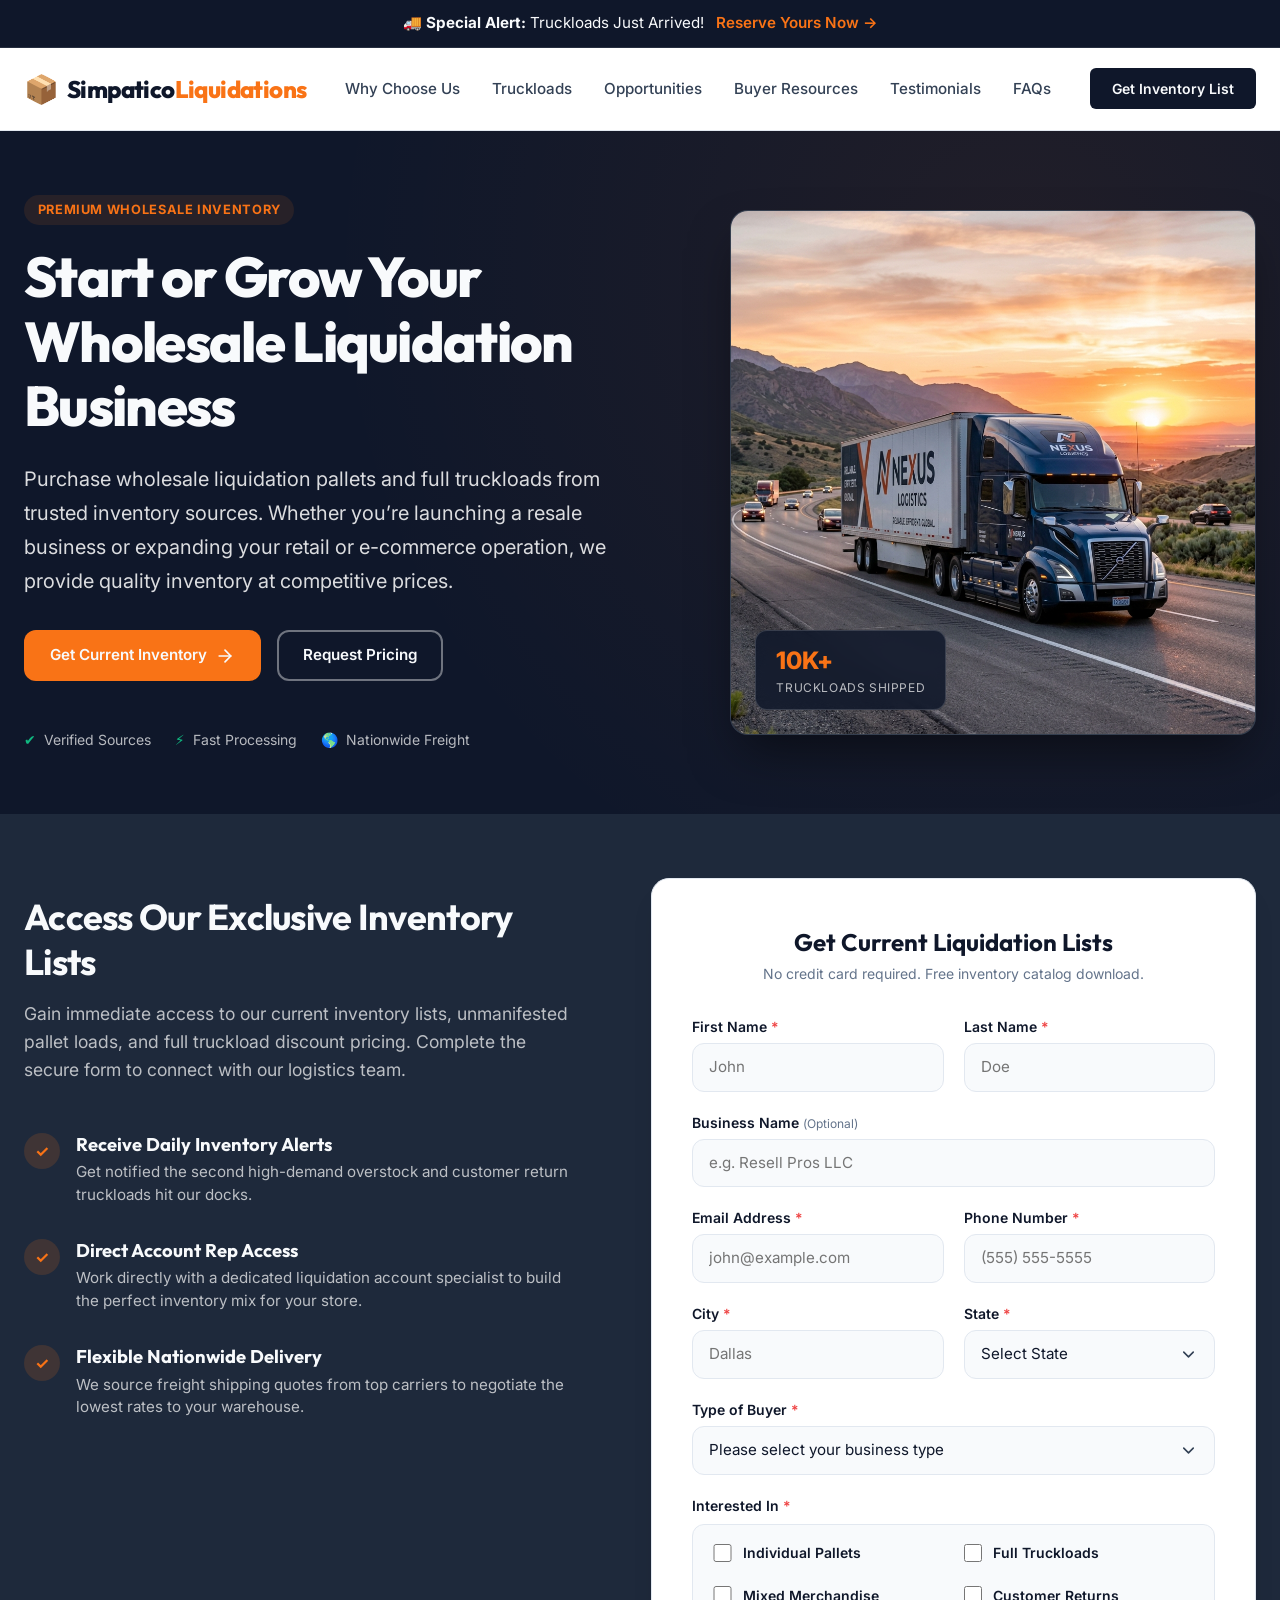
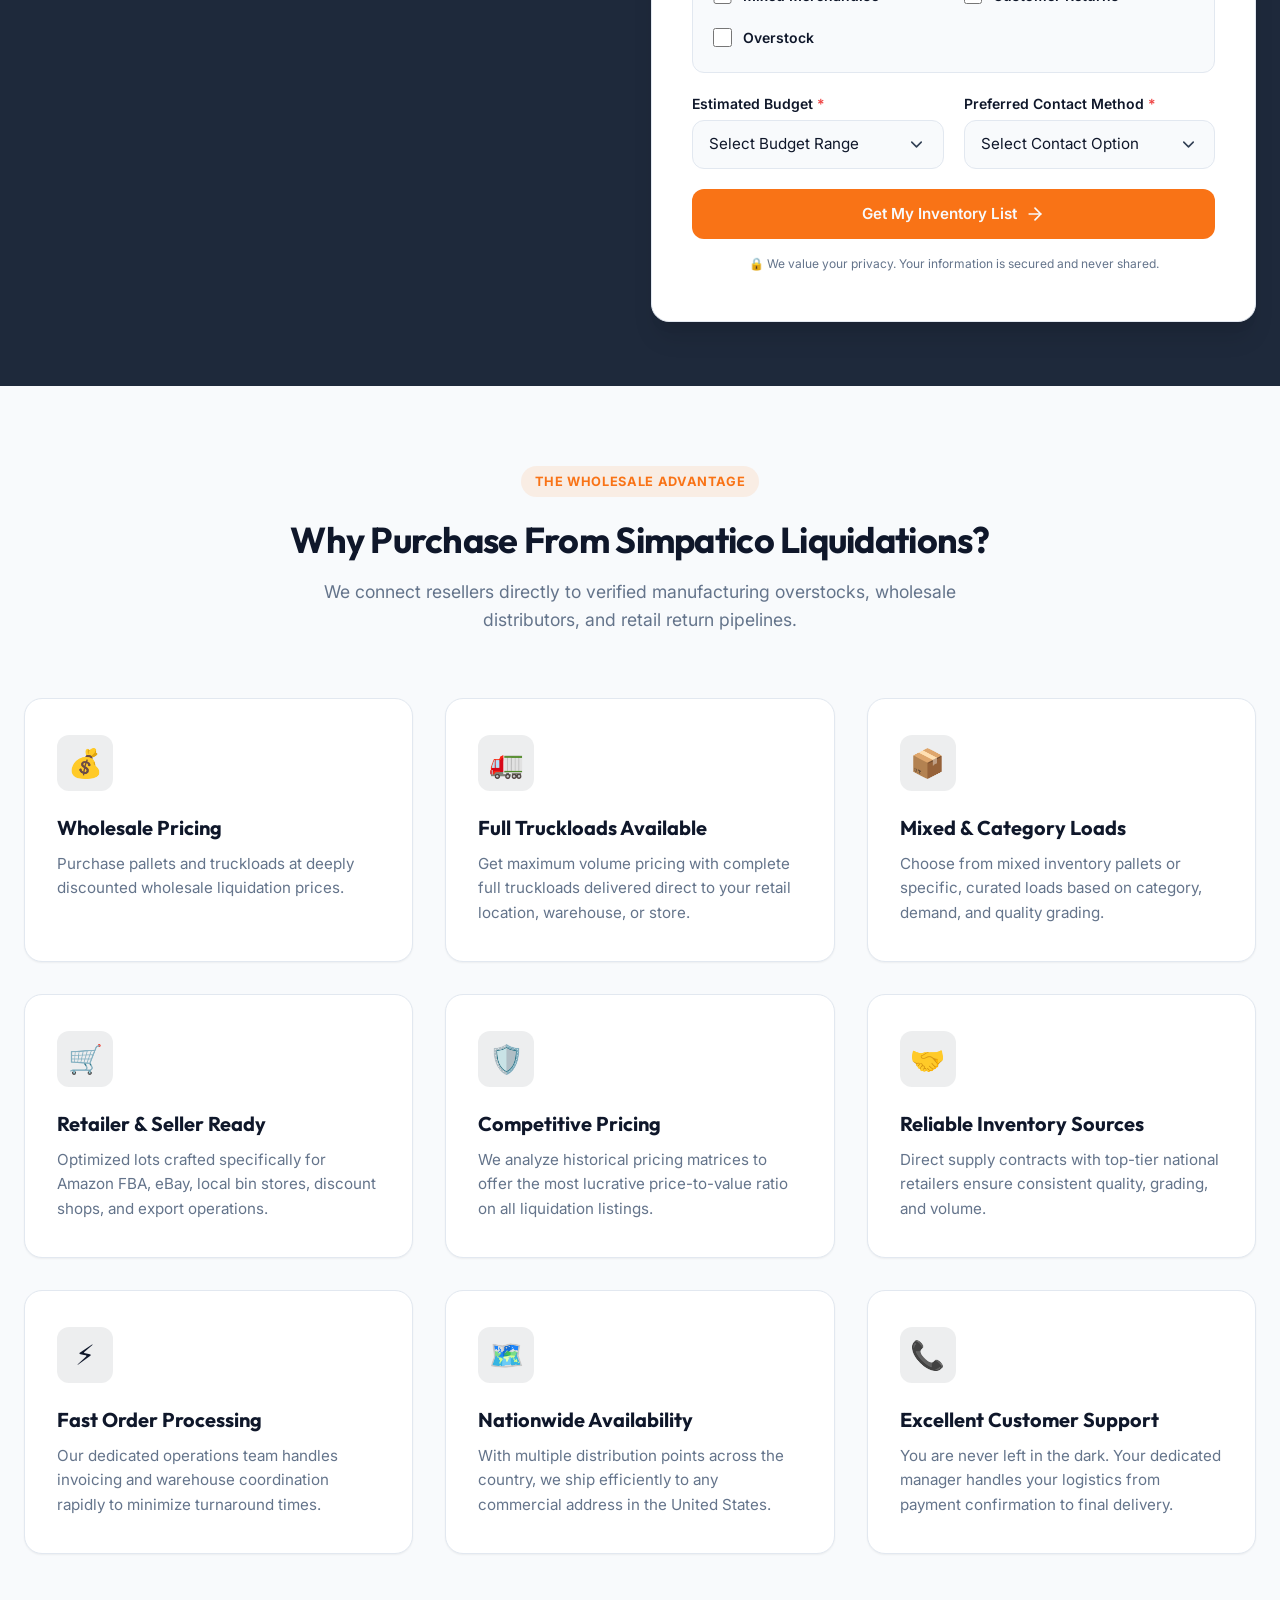
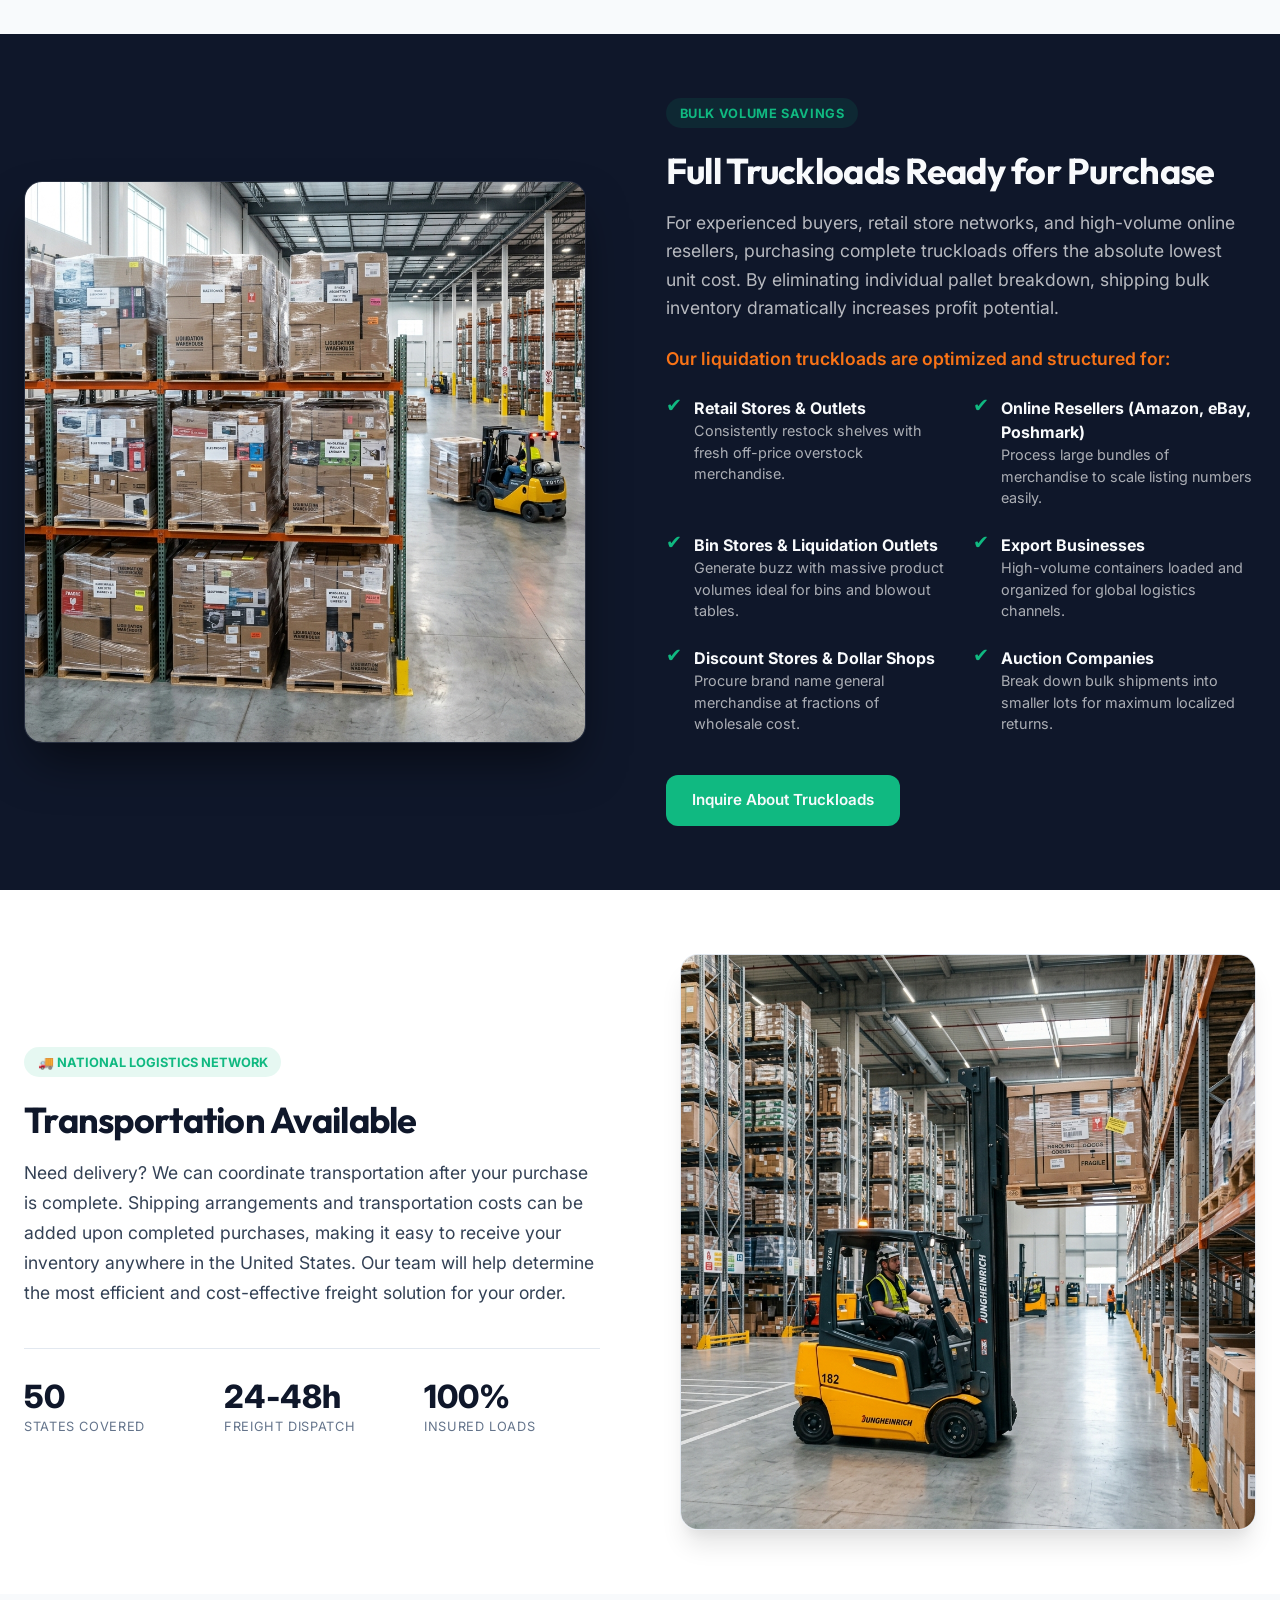
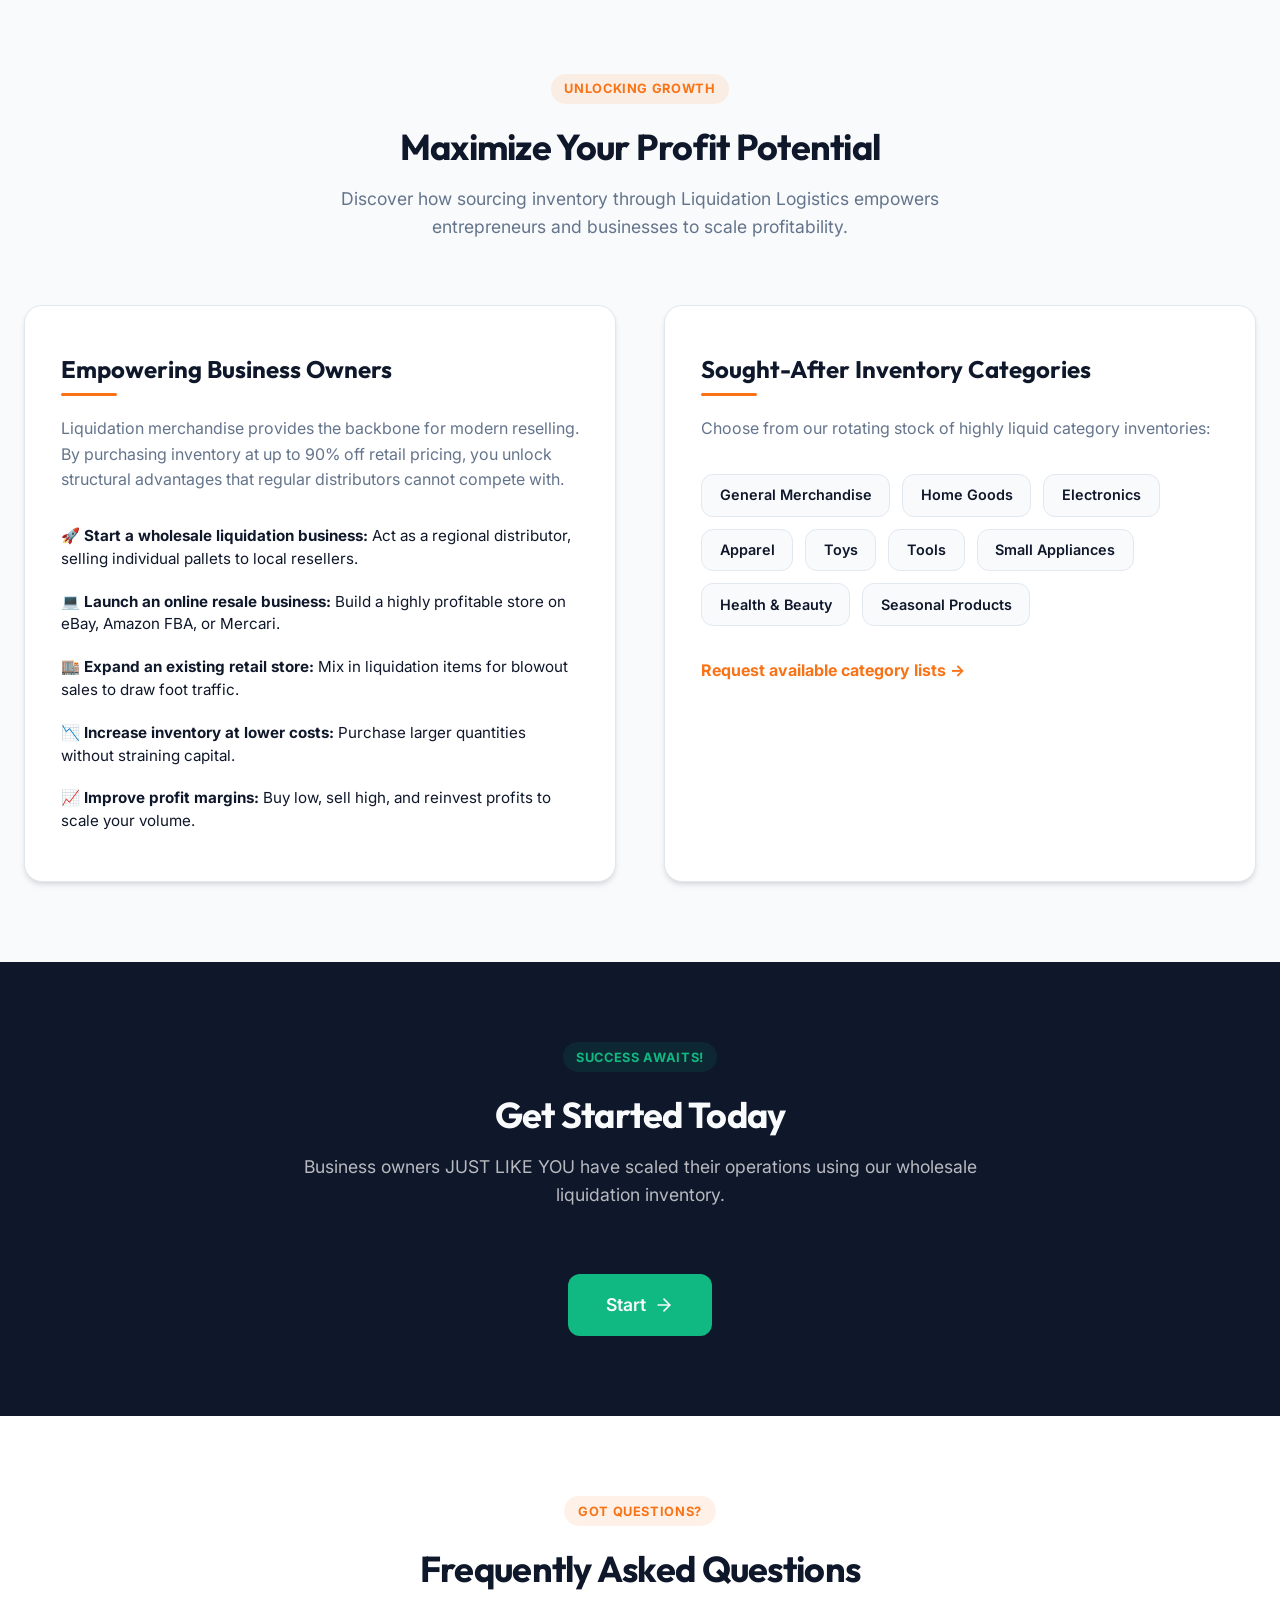
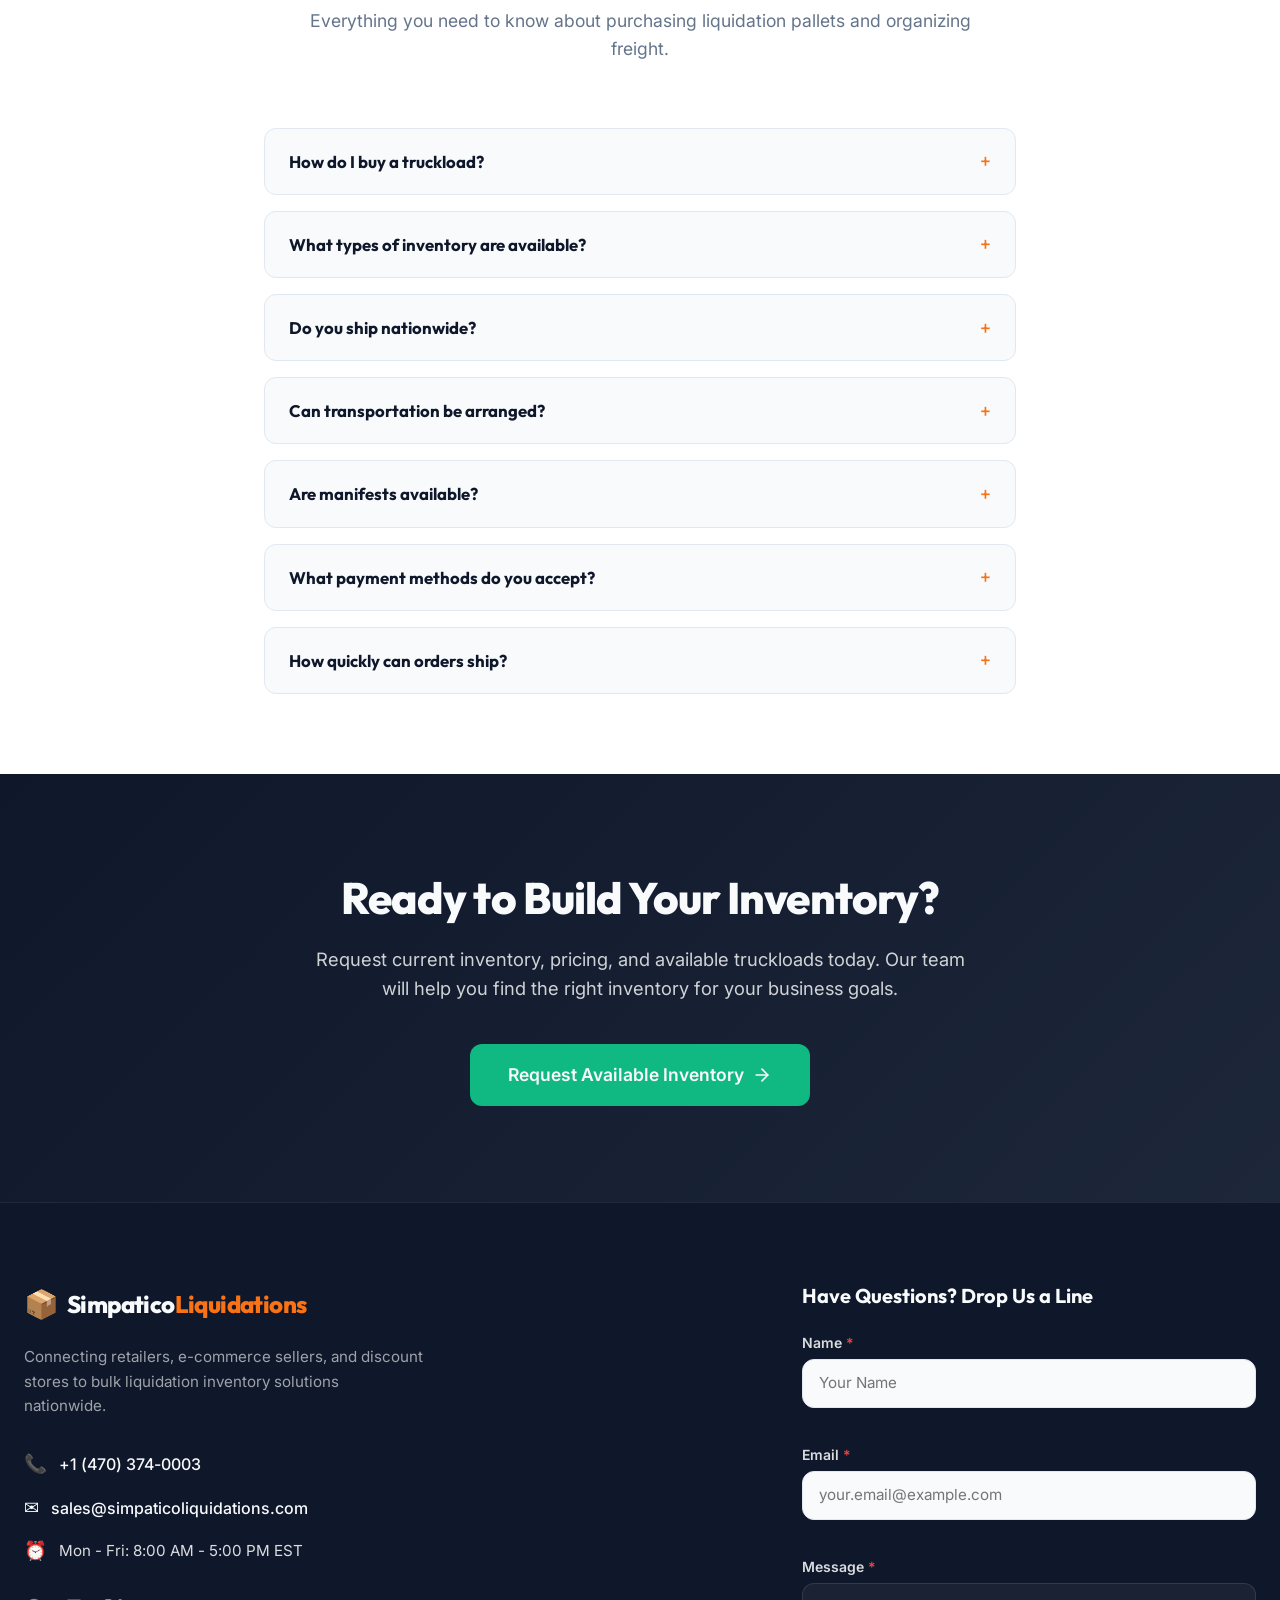
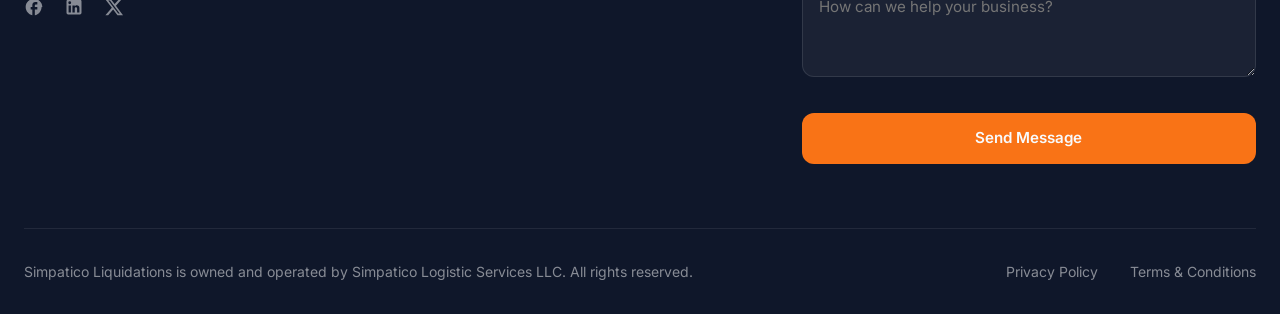
<file: src/main/resources/static/index.html>
<!DOCTYPE html>
<html lang="en">
<head>
  <meta charset="UTF-8">
  <meta name="viewport" content="width=device-width, initial-scale=1.0">
  <title>Start or Grow Your Wholesale Liquidation Business | Simpatico Liquidations</title>
  
  <!-- SEO Meta Tags -->
  <meta name="description" content="Purchase wholesale liquidation pallets and full truckloads from trusted inventory sources. Find e-commerce inventory, retail liquidation, overstock, and customer returns at competitive prices.">
  <meta name="keywords" content="wholesale liquidation, liquidation pallets, wholesale pallets, liquidation truckloads, wholesale inventory, buy liquidation pallets, liquidation business, truckloads for sale, wholesale merchandise, reseller inventory, pallet liquidation, e-commerce inventory, retail liquidation, discount merchandise, overstock inventory">
  <meta name="author" content="Simpatico Logistic Services LLC">
  <meta name="robots" content="index, follow">
  <meta name="google-site-verification" content="GSC_VERIFICATION_TOKEN">

  <!-- Canonical URL -->
  <link rel="canonical" href="https://simpaticoliquidations.com/">
  
  <!-- Open Graph / Facebook -->
  <meta property="og:type" content="website">
  <meta property="og:url" content="https://simpaticoliquidations.com/">
  <meta property="og:title" content="Wholesale Liquidation Pallets & Full Truckloads | Simpatico Liquidations">
  <meta property="og:description" content="Start or grow your resale business. Buy wholesale liquidation pallets and full truckloads from trusted inventory sources at competitive prices.">
  <meta property="og:image" content="https://simpaticoliquidations.com/assets/warehouse-pallets.png">

  <!-- Twitter / X -->
  <meta name="twitter:card" content="summary_large_image">
  <meta name="twitter:url" content="https://simpaticoliquidations.com/">
  <meta name="twitter:title" content="Wholesale Liquidation Pallets & Full Truckloads | Simpatico Liquidations">
  <meta name="twitter:description" content="Start or grow your resale business. Buy wholesale liquidation pallets and full truckloads from trusted inventory sources at competitive prices.">
  <meta name="twitter:image" content="https://simpaticoliquidations.com/assets/warehouse-pallets.png">
  
  <!-- Structured Data (JSON-LD) -->
  <script type="application/ld+json">
  {
    "@context": "https://schema.org",
    "@type": "Organization",
    "name": "Simpatico Liquidations",
    "url": "https://simpaticoliquidations.com",
    "logo": "https://simpaticoliquidations.com/assets/warehouse-pallets.png",
    "contactPoint": {
      "@type": "ContactPoint",
      "telephone": "+1-470-374-0003",
      "contactType": "sales",
      "email": "sales@simpaticoliquidations.com"
    }
  }
  </script>
  <script type="application/ld+json">
  {
    "@context": "https://schema.org",
    "@type": "WebSite",
    "name": "Simpatico Liquidations",
    "url": "https://simpaticoliquidations.com"
  }
  </script>

  <!-- Google Fonts -->
  <link rel="preconnect" href="https://fonts.googleapis.com">
  <link rel="preconnect" href="https://fonts.gstatic.com" crossorigin>
  <link href="https://fonts.googleapis.com/css2?family=Inter:wght@300;400;500;600;700&family=Outfit:wght@400;500;600;700;800&display=swap" rel="stylesheet">
  
  <!-- Stylesheets -->
  <link rel="stylesheet" href="styles/reset.css">
  <link rel="stylesheet" href="styles/main.css">
  
  <!-- Favicon -->
  <link rel="icon" type="image/x-icon" href="assets/favicon.ico">
</head>
<body>

  <!-- Top Announcement Bar -->
  <div class="announcement-bar" id="announcement-bar">
    <p>🚚 <strong>Special Alert:</strong> Truckloads Just Arrived! <a href="#lead-section" class="announcement-link">Reserve Yours Now &rarr;</a></p>
  </div>

  <!-- Header & Navigation -->
  <header class="main-header" id="main-header">
    <div class="header-container">
      <a href="#" class="logo" id="header-logo">
        <span class="logo-icon">📦</span>
        <span class="logo-text">Simpatico<span class="text-accent">Liquidations</span></span>
      </a>
      <nav class="main-nav" id="main-navigation" aria-label="Main Navigation">
        <ul role="list" class="nav-list">
          <li><a href="#why-us-section" class="nav-link">Why Choose Us</a></li>
          <li><a href="#truckloads-section" class="nav-link">Truckloads</a></li>
          <li><a href="#opportunity-section" class="nav-link">Opportunities</a></li>
          <li><a href="/resources/" class="nav-link">Buyer Resources</a></li>
          <li><a href="#testimonials-section" class="nav-link">Testimonials</a></li>
          <li><a href="#faq-section" class="nav-link">FAQs</a></li>
        </ul>
      </nav>
      <div class="header-cta">
        <a href="#lead-section" class="btn btn-header" id="nav-cta-btn">Get Inventory List</a>
      </div>
    </div>
  </header>

  <main>
    <!-- Hero Section -->
    <section class="hero-section" id="hero-section">
      <div class="hero-bg-overlay"></div>
      <div class="hero-container">
        <div class="hero-content">
          <span class="badge hero-badge">Premium Wholesale Inventory</span>
          <h1 class="hero-title" id="hero-main-title">Start or Grow Your Wholesale Liquidation Business</h1>
          <p class="hero-subtitle">
            Purchase wholesale liquidation pallets and full truckloads from trusted inventory sources. Whether you’re launching a resale business or expanding your retail or e-commerce operation, we provide quality inventory at competitive prices.
          </p>
          <div class="hero-actions">
            <a href="#lead-section" class="btn btn-primary" id="hero-primary-cta">
              Get Current Inventory
              <svg width="20" height="20" viewBox="0 0 24 24" fill="none" stroke="currentColor" stroke-width="2" stroke-linecap="round" stroke-linejoin="round" class="btn-arrow"><line x1="5" y1="12" x2="19" y2="12"></line><polyline points="12 5 19 12 12 19"></polyline></svg>
            </a>
            <a href="#lead-section" class="btn btn-secondary" id="hero-secondary-cta">Request Pricing</a>
          </div>
          <div class="hero-trust-badges">
            <div class="trust-badge">
              <span class="badge-icon">✔️</span> Verified Sources
            </div>
            <div class="trust-badge">
              <span class="badge-icon">⚡</span> Fast Processing
            </div>
            <div class="trust-badge">
              <span class="badge-icon">🌎</span> Nationwide Freight
            </div>
          </div>
        </div>
        <div class="hero-visual">
          <div class="hero-image-wrapper">
            <img src="assets/hero-truck.png" alt="Liquidation Logistics freight truck delivering pallets nationwide" width="600" height="400" class="hero-image" id="hero-visual-image">
            <div class="floating-stat">
              <span class="stat-number">10K+</span>
              <span class="stat-label">Truckloads Shipped</span>
            </div>
          </div>
        </div>
      </div>
    </section>

    <!-- Lead Capture Form Section -->
    <section class="lead-section" id="lead-section">
      <div class="lead-container">
        <div class="lead-info">
          <h2 class="section-title text-light" id="lead-title">Access Our Exclusive Inventory Lists</h2>
          <p class="section-desc text-muted">
            Gain immediate access to our current inventory lists, unmanifested pallet loads, and full truckload discount pricing. Complete the secure form to connect with our logistics team.
          </p>
          <div class="lead-points">
            <div class="lead-point-item">
              <div class="point-icon-box">✓</div>
              <div>
                <h3>Receive Daily Inventory Alerts</h3>
                <p>Get notified the second high-demand overstock and customer return truckloads hit our docks.</p>
              </div>
            </div>
            <div class="lead-point-item">
              <div class="point-icon-box">✓</div>
              <div>
                <h3>Direct Account Rep Access</h3>
                <p>Work directly with a dedicated liquidation account specialist to build the perfect inventory mix for your store.</p>
              </div>
            </div>
            <div class="lead-point-item">
              <div class="point-icon-box">✓</div>
              <div>
                <h3>Flexible Nationwide Delivery</h3>
                <p>We source freight shipping quotes from top carriers to negotiate the lowest rates to your warehouse.</p>
              </div>
            </div>
          </div>
        </div>

        <div class="lead-form-wrapper">
          <div class="form-header">
            <h3>Get Current Liquidation Lists</h3>
            <p>No credit card required. Free inventory catalog download.</p>
          </div>
          <form id="lead-capture-form" class="lead-form" novalidate>
            <!-- Honeypot field for bot/spam protection -->
            <div style="display:none;" aria-hidden="true">
              <label for="fax-number">Fax Number</label>
              <input type="text" id="fax-number" name="faxNumber" tabindex="-1" autocomplete="off">
            </div>

            <div class="form-grid-2">
              <div class="form-group">
                <label for="first-name">First Name <span class="required">*</span></label>
                <input type="text" id="first-name" name="first_name" required placeholder="John">
                <span class="error-msg" id="first-name-error">Please enter your first name</span>
              </div>
              <div class="form-group">
                <label for="last-name">Last Name <span class="required">*</span></label>
                <input type="text" id="last-name" name="last_name" required placeholder="Doe">
                <span class="error-msg" id="last-name-error">Please enter your last name</span>
              </div>
            </div>

            <div class="form-group">
              <label for="business-name">Business Name <span class="optional">(Optional)</span></label>
              <input type="text" id="business-name" name="business_name" placeholder="e.g. Resell Pros LLC">
            </div>

            <div class="form-grid-2">
              <div class="form-group">
                <label for="email-address">Email Address <span class="required">*</span></label>
                <input type="email" id="email-address" name="email" required placeholder="john@example.com">
                <span class="error-msg" id="email-error">Please enter a valid email address</span>
              </div>
              <div class="form-group">
                <label for="phone-number">Phone Number <span class="required">*</span></label>
                <input type="tel" id="phone-number" name="phone" required placeholder="(555) 555-5555">
                <span class="error-msg" id="phone-error">Please enter a valid phone number</span>
              </div>
            </div>

            <div class="form-grid-2">
              <div class="form-group">
                <label for="city">City <span class="required">*</span></label>
                <input type="text" id="city" name="city" required placeholder="Dallas">
                <span class="error-msg" id="city-error">Please enter your city</span>
              </div>
              <div class="form-group">
                <label for="state">State <span class="required">*</span></label>
                <select id="state" name="state" required>
                  <option value="" disabled selected>Select State</option>
                  <option value="AL">Alabama</option><option value="AK">Alaska</option><option value="AZ">Arizona</option>
                  <option value="AR">Arkansas</option><option value="CA">California</option><option value="CO">Colorado</option>
                  <option value="CT">Connecticut</option><option value="DE">Delaware</option><option value="FL">Florida</option>
                  <option value="GA">Georgia</option><option value="HI">Hawaii</option><option value="ID">Idaho</option>
                  <option value="IL">Illinois</option><option value="IN">Indiana</option><option value="IA">Iowa</option>
                  <option value="KS">Kansas</option><option value="KY">Kentucky</option><option value="LA">Louisiana</option>
                  <option value="ME">Maine</option><option value="MD">Maryland</option><option value="MA">Massachusetts</option>
                  <option value="MI">Michigan</option><option value="MN">Minnesota</option><option value="MS">Mississippi</option>
                  <option value="MO">Missouri</option><option value="MT">Montana</option><option value="NE">Nebraska</option>
                  <option value="NV">Nevada</option><option value="NH">New Hampshire</option><option value="NJ">New Jersey</option>
                  <option value="NM">New Mexico</option><option value="NY">New York</option><option value="NC">North Carolina</option>
                  <option value="ND">North Dakota</option><option value="OH">Ohio</option><option value="OK">Oklahoma</option>
                  <option value="OR">Oregon</option><option value="PA">Pennsylvania</option><option value="RI">Rhode Island</option>
                  <option value="SC">South Carolina</option><option value="SD">South Dakota</option><option value="TN">Tennessee</option>
                  <option value="TX">Texas</option><option value="UT">Utah</option><option value="VT">Vermont</option>
                  <option value="VA">Virginia</option><option value="WA">Washington</option><option value="WV">West Virginia</option>
                  <option value="WI">Wisconsin</option><option value="WY">Wyoming</option>
                </select>
                <span class="error-msg" id="state-error">Please select your state</span>
              </div>
            </div>

            <div class="form-group">
              <label for="buyer-type">Type of Buyer <span class="required">*</span></label>
              <select id="buyer-type" name="buyer_type" required>
                <option value="" disabled selected>Please select your business type</option>
                <option value="starting">Starting a liquidation business</option>
                <option value="retail">Retail store owner</option>
                <option value="amazon">Amazon seller</option>
                <option value="ebay">eBay seller</option>
                <option value="flea_market">Flea market seller</option>
                <option value="bin_store">Bin store owner</option>
                <option value="discount_store">Discount store</option>
                <option value="other">Other</option>
              </select>
              <span class="error-msg" id="buyer-type-error">Please select a buyer profile</span>
            </div>

            <div class="form-group">
              <span class="checkbox-group-title">Interested In <span class="required">*</span></span>
              <div class="checkbox-grid" role="group" aria-labelledby="checkbox-group-label">
                <span id="checkbox-group-label" class="sr-only">Inventory Interests</span>
                <label class="checkbox-label">
                  <input type="checkbox" name="interest" value="Individual Pallets">
                  <span>Individual Pallets</span>
                </label>
                <label class="checkbox-label">
                  <input type="checkbox" name="interest" value="Full Truckloads">
                  <span>Full Truckloads</span>
                </label>
                <label class="checkbox-label">
                  <input type="checkbox" name="interest" value="Mixed Merchandise">
                  <span>Mixed Merchandise</span>
                </label>
                <label class="checkbox-label">
                  <input type="checkbox" name="interest" value="Customer Returns">
                  <span>Customer Returns</span>
                </label>
                <label class="checkbox-label">
                  <input type="checkbox" name="interest" value="Overstock">
                  <span>Overstock</span>
                </label>
              </div>
              <span class="error-msg" id="interest-error">Please select at least one interest area</span>
            </div>

            <div class="form-grid-2">
              <div class="form-group">
                <label for="estimated-budget">Estimated Budget <span class="required">*</span></label>
                <select id="estimated-budget" name="estimated_budget" required>
                  <option value="" disabled selected>Select Budget Range</option>
                  <option value="under_5k">Under $5,000</option>
                  <option value="5k_15k">$5,000 - $15,000</option>
                  <option value="15k_50k">$15,000 - $50,000</option>
                  <option value="50k_plus">$50,000+</option>
                </select>
                <span class="error-msg" id="budget-error">Please select your estimated budget</span>
              </div>
              <div class="form-group">
                <label for="contact-method">Preferred Contact Method <span class="required">*</span></label>
                <select id="contact-method" name="contact_method" required>
                  <option value="" disabled selected>Select Contact Option</option>
                  <option value="email">Email</option>
                  <option value="phone">Phone Call</option>
                  <option value="sms">Text Message (SMS)</option>
                </select>
                <span class="error-msg" id="contact-error">Please select a contact method</span>
              </div>
            </div>

            <button type="submit" class="btn btn-primary btn-block" id="form-submit-btn">
              Get My Inventory List
              <svg width="20" height="20" viewBox="0 0 24 24" fill="none" stroke="currentColor" stroke-width="2" stroke-linecap="round" stroke-linejoin="round"><line x1="5" y1="12" x2="19" y2="12"></line><polyline points="12 5 19 12 12 19"></polyline></svg>
            </button>
            <p class="form-privacy-note">🔒 We value your privacy. Your information is secured and never shared.</p>
          </form>
        </div>
      </div>
    </section>

    <!-- Why Choose Us Section -->
    <section class="why-us-section" id="why-us-section">
      <div class="container">
        <div class="section-header">
          <span class="badge">The Wholesale Advantage</span>
          <h2 class="section-title text-dark">Why Purchase From Simpatico Liquidations?</h2>
          <p class="section-desc">We connect resellers directly to verified manufacturing overstocks, wholesale distributors, and retail return pipelines.</p>
        </div>
        
        <div class="features-grid">
          <!-- Card 1 -->
          <div class="feature-card">
            <div class="feature-icon bg-navy-accent">💰</div>
            <h3>Wholesale Pricing</h3>
            <p>Purchase pallets and truckloads at deeply discounted wholesale liquidation prices.</p>
          </div>
          <!-- Card 2 -->
          <div class="feature-card">
            <div class="feature-icon bg-navy-accent">🚛</div>
            <h3>Full Truckloads Available</h3>
            <p>Get maximum volume pricing with complete full truckloads delivered direct to your retail location, warehouse, or store.</p>
          </div>
          <!-- Card 3 -->
          <div class="feature-card">
            <div class="feature-icon bg-navy-accent">📦</div>
            <h3>Mixed &amp; Category Loads</h3>
            <p>Choose from mixed inventory pallets or specific, curated loads based on category, demand, and quality grading.</p>
          </div>
          <!-- Card 4 -->
          <div class="feature-card">
            <div class="feature-icon bg-navy-accent">🛒</div>
            <h3>Retailer &amp; Seller Ready</h3>
            <p>Optimized lots crafted specifically for Amazon FBA, eBay, local bin stores, discount shops, and export operations.</p>
          </div>
          <!-- Card 5 -->
          <div class="feature-card">
            <div class="feature-icon bg-navy-accent">🛡️</div>
            <h3>Competitive Pricing</h3>
            <p>We analyze historical pricing matrices to offer the most lucrative price-to-value ratio on all liquidation listings.</p>
          </div>
          <!-- Card 6 -->
          <div class="feature-card">
            <div class="feature-icon bg-navy-accent">🤝</div>
            <h3>Reliable Inventory Sources</h3>
            <p>Direct supply contracts with top-tier national retailers ensure consistent quality, grading, and volume.</p>
          </div>
          <!-- Card 7 -->
          <div class="feature-card">
            <div class="feature-icon bg-navy-accent">⚡</div>
            <h3>Fast Order Processing</h3>
            <p>Our dedicated operations team handles invoicing and warehouse coordination rapidly to minimize turnaround times.</p>
          </div>
          <!-- Card 8 -->
          <div class="feature-card">
            <div class="feature-icon bg-navy-accent">🗺️</div>
            <h3>Nationwide Availability</h3>
            <p>With multiple distribution points across the country, we ship efficiently to any commercial address in the United States.</p>
          </div>
          <!-- Card 9 -->
          <div class="feature-card">
            <div class="feature-icon bg-navy-accent">📞</div>
            <h3>Excellent Customer Support</h3>
            <p>You are never left in the dark. Your dedicated manager handles your logistics from payment confirmation to final delivery.</p>
          </div>
        </div>
      </div>
    </section>

    <!-- Full Truckload Section -->
    <section class="truckloads-section" id="truckloads-section">
      <div class="truckloads-container">
        <div class="truckloads-visual">
          <img src="assets/warehouse-pallets.png" alt="Stacked and wrapped liquidation pallets ready for truckload loading" width="600" height="400" class="truckloads-image" id="truckload-visual-image">
        </div>
        <div class="truckloads-content">
          <span class="badge badge-accent">Bulk Volume Savings</span>
          <h2 class="section-title text-light" id="truckloads-main-title">Full Truckloads Ready for Purchase</h2>
          <p class="section-desc text-muted">
            For experienced buyers, retail store networks, and high-volume online resellers, purchasing complete truckloads offers the absolute lowest unit cost. By eliminating individual pallet breakdown, shipping bulk inventory dramatically increases profit potential.
          </p>
          <p class="truckload-highlight">Our liquidation truckloads are optimized and structured for:</p>
          <ul class="truckloads-use-list" role="list">
            <li>
              <span class="checkmark">✔</span>
              <div>
                <strong>Retail Stores &amp; Outlets</strong>
                <p>Consistently restock shelves with fresh off-price overstock merchandise.</p>
              </div>
            </li>
            <li>
              <span class="checkmark">✔</span>
              <div>
                <strong>Online Resellers (Amazon, eBay, Poshmark)</strong>
                <p>Process large bundles of merchandise to scale listing numbers easily.</p>
              </div>
            </li>
            <li>
              <span class="checkmark">✔</span>
              <div>
                <strong>Bin Stores &amp; Liquidation Outlets</strong>
                <p>Generate buzz with massive product volumes ideal for bins and blowout tables.</p>
              </div>
            </li>
            <li>
              <span class="checkmark">✔</span>
              <div>
                <strong>Export Businesses</strong>
                <p>High-volume containers loaded and organized for global logistics channels.</p>
              </div>
            </li>
            <li>
              <span class="checkmark">✔</span>
              <div>
                <strong>Discount Stores &amp; Dollar Shops</strong>
                <p>Procure brand name general merchandise at fractions of wholesale cost.</p>
              </div>
            </li>
            <li>
              <span class="checkmark">✔</span>
              <div>
                <strong>Auction Companies</strong>
                <p>Break down bulk shipments into smaller lots for maximum localized returns.</p>
              </div>
            </li>
          </ul>
          <div class="truckloads-action-box">
            <a href="#lead-section" class="btn btn-accent" id="truckloads-cta-btn">Inquire About Truckloads</a>
          </div>
        </div>
      </div>
    </section>
    
    <!-- Transportation Section -->
    <section class="transportation-section" id="transportation-section">
      <div class="transport-container">
        <div class="transport-content">
          <div class="transport-badge">🚚 National Logistics Network</div>
          <h2 class="section-title text-dark" id="transport-title">Transportation Available</h2>
          <p class="transport-message">
            Need delivery? We can coordinate transportation after your purchase is complete. Shipping arrangements and transportation costs can be added upon completed purchases, making it easy to receive your inventory anywhere in the United States. Our team will help determine the most efficient and cost-effective freight solution for your order.
          </p>
          <div class="transport-stats">
            <div class="t-stat">
              <span class="t-number">50</span>
              <span class="t-label">States Covered</span>
            </div>
            <div class="t-stat">
              <span class="t-number">24-48h</span>
              <span class="t-label">Freight Dispatch</span>
            </div>
            <div class="t-stat">
              <span class="t-number">100%</span>
              <span class="t-label">Insured Loads</span>
            </div>
          </div>
        </div>
        <div class="transport-visual">
          <img src="assets/forklift-logistics.png" alt="Forklift loading wholesale pallet onto freight shipping container" width="600" height="400" class="transport-image" id="transport-visual-image">
        </div>
      </div>
    </section>

    <!-- Business Opportunity Section -->
    <section class="opportunity-section" id="opportunity-section">
      <div class="container">
        <div class="section-header">
          <span class="badge">Unlocking Growth</span>
          <h2 class="section-title text-dark">Maximize Your Profit Potential</h2>
          <p class="section-desc">Discover how sourcing inventory through Liquidation Logistics empowers entrepreneurs and businesses to scale profitability.</p>
        </div>

        <div class="opportunity-grid">
          <div class="opp-info-card">
            <h3>Empowering Business Owners</h3>
            <p>Liquidation merchandise provides the backbone for modern reselling. By purchasing inventory at up to 90% off retail pricing, you unlock structural advantages that regular distributors cannot compete with.</p>
            <ul class="opp-benefits-list" role="list">
              <li>🚀 <strong>Start a wholesale liquidation business:</strong> Act as a regional distributor, selling individual pallets to local resellers.</li>
              <li>💻 <strong>Launch an online resale business:</strong> Build a highly profitable store on eBay, Amazon FBA, or Mercari.</li>
              <li>🏬 <strong>Expand an existing retail store:</strong> Mix in liquidation items for blowout sales to draw foot traffic.</li>
              <li>📉 <strong>Increase inventory at lower costs:</strong> Purchase larger quantities without straining capital.</li>
              <li>📈 <strong>Improve profit margins:</strong> Buy low, sell high, and reinvest profits to scale your volume.</li>
            </ul>
          </div>

          <div class="opp-categories-card">
            <h3>Sought-After Inventory Categories</h3>
            <p>Choose from our rotating stock of highly liquid category inventories:</p>
            <div class="categories-tag-cloud">
              <span class="cat-tag">General Merchandise</span>
              <span class="cat-tag">Home Goods</span>
              <span class="cat-tag">Electronics</span>
              <span class="cat-tag">Apparel</span>
              <span class="cat-tag">Toys</span>
              <span class="cat-tag">Tools</span>
              <span class="cat-tag">Small Appliances</span>
              <span class="cat-tag">Health &amp; Beauty</span>
              <span class="cat-tag">Seasonal Products</span>
            </div>
            <div class="lead-link-wrapper">
              <a href="#lead-section" class="inline-cta-link">Request available category lists &rarr;</a>
            </div>
          </div>
        </div>
      </div>
    </section>

    <!-- Testimonials Section -->
    <section class="testimonials-section" id="testimonials-section">
      <div class="container">
        <div class="section-header">
          <span class="badge badge-accent">Success Awaits!</span>
          <h2 class="section-title text-light">Get Started Today</h2>
          <p class="section-desc text-muted">Business owners JUST LIKE YOU have scaled their operations using our wholesale liquidation inventory.</p>
        </div>
        <div class="final-cta-actions">
          <a href="#lead-section" class="btn btn-accent btn-large" id="final-inquiry-btn">
            Start
            <svg width="20" height="20" viewBox="0 0 24 24" fill="none" stroke="currentColor" stroke-width="2" stroke-linecap="round" stroke-linejoin="round"><line x1="5" y1="12" x2="19" y2="12"></line><polyline points="12 5 19 12 12 19"></polyline></svg>
          </a>
        </div>
      </div>
    </section>

    <!-- FAQ Section -->
    <section class="faq-section" id="faq-section">
      <div class="container-small">
        <div class="section-header">
          <span class="badge">Got Questions?</span>
          <h2 class="section-title text-dark">Frequently Asked Questions</h2>
          <p class="section-desc">Everything you need to know about purchasing liquidation pallets and organizing freight.</p>
        </div>

        <div class="faq-accordion-wrapper">
          <!-- Item 1 -->
          <div class="faq-item">
            <button class="faq-trigger" aria-expanded="false" id="faq-q1">
              <span>How do I buy a truckload?</span>
              <span class="faq-icon" aria-hidden="true">+</span>
            </button>
            <div class="faq-panel" aria-labelledby="faq-q1">
              <p>Buying a truckload is simple. Start by submitting the inventory inquiry form above to receive our current load manifest sheets. Once you select a truckload, your account manager will issue a proforma invoice. Once payment is finalized via wire transfer, the warehouse will prep the load, and transportation coordinates will be locked in.</p>
            </div>
          </div>
          <!-- Item 2 -->
          <div class="faq-item">
            <button class="faq-trigger" aria-expanded="false" id="faq-q2">
              <span>What types of inventory are available?</span>
              <span class="faq-icon" aria-hidden="true">+</span>
            </button>
            <div class="faq-panel" aria-labelledby="faq-q2">
              <p>We source a wide variety of merchandise, including retail customer returns, factory overstocks, shelf-pulls, and store closeouts. Popular categories include general merchandise, apparel, home goods, consumer electronics, small appliances, and seasonal tools.</p>
            </div>
          </div>
          <!-- Item 3 -->
          <div class="faq-item">
            <button class="faq-trigger" aria-expanded="false" id="faq-q3">
              <span>Do you ship nationwide?</span>
              <span class="faq-icon" aria-hidden="true">+</span>
            </button>
            <div class="faq-panel" aria-labelledby="faq-q3">
              <p>Yes, we coordinate freight shipments to all 50 states within the USA. Whether you have a commercial warehouse with a loading dock, a retail storefront, or require a residential delivery with a liftgate service, we can accommodate your needs.</p>
            </div>
          </div>
          <!-- Item 4 -->
          <div class="faq-item">
            <button class="faq-trigger" aria-expanded="false" id="faq-q4">
              <span>Can transportation be arranged?</span>
              <span class="faq-icon" aria-hidden="true">+</span>
            </button>
            <div class="faq-panel" aria-labelledby="faq-q4">
              <p>Absolutely. We handle all logistics scheduling. Our deep network of freight carriers allows us to source the most competitive delivery rates. Alternatively, if you have your own fleet or preferred freight broker, you can arrange self-pickup from our distribution facilities.</p>
            </div>
          </div>
          <!-- Item 5 -->
          <div class="faq-item">
            <button class="faq-trigger" aria-expanded="false" id="faq-q5">
              <span>Are manifests available?</span>
              <span class="faq-icon" aria-hidden="true">+</span>
            </button>
            <div class="faq-panel" aria-labelledby="faq-q5">
              <p>Yes. Manifests are provided for specific overstock and high-grade loads, detailing UPC codes, item descriptions, and retail pricing models. Please note that raw returns or mixed general merchandise truckloads are often sold as unmanifested, which is reflected in their significantly lower prices.</p>
            </div>
          </div>
          <!-- Item 6 -->
          <div class="faq-item">
            <button class="faq-trigger" aria-expanded="false" id="faq-q6">
              <span>What payment methods do you accept?</span>
              <span class="faq-icon" aria-hidden="true">+</span>
            </button>
            <div class="faq-panel" aria-labelledby="faq-q6">
              <p>Due to the high volume and discount nature of liquidation transactions, we primarily accept Bank Wire Transfers and ACH payments. Certified bank checks may also be accepted with manager approval prior to logistics release.</p>
            </div>
          </div>
          <!-- Item 7 -->
          <div class="faq-item">
            <button class="faq-trigger" aria-expanded="false" id="faq-q7">
              <span>How quickly can orders ship?</span>
              <span class="faq-icon" aria-hidden="true">+</span>
            </button>
            <div class="faq-panel" aria-labelledby="faq-q7">
              <p>Standard orders and loads are processed and prepared for shipping within 24 to 48 hours of payment verification. Freight transit times depend on the destination state, typically arriving within 3 to 7 business days.</p>
            </div>
          </div>
        </div>
      </div>
    </section>

    <!-- Final Call-to-Action -->
    <section class="final-cta-section" id="final-cta-section">
      <div class="final-cta-overlay"></div>
      <div class="container">
        <h2 class="final-cta-title" id="final-cta-main-title">Ready to Build Your Inventory?</h2>
        <p class="final-cta-text">
          Request current inventory, pricing, and available truckloads today. Our team will help you find the right inventory for your business goals.
        </p>
        <div class="final-cta-actions">
          <a href="#lead-section" class="btn btn-accent btn-large" id="final-inquiry-btn">
            Request Available Inventory
            <svg width="20" height="20" viewBox="0 0 24 24" fill="none" stroke="currentColor" stroke-width="2" stroke-linecap="round" stroke-linejoin="round"><line x1="5" y1="12" x2="19" y2="12"></line><polyline points="12 5 19 12 12 19"></polyline></svg>
          </a>
        </div>
      </div>
    </section>
  </main>

  <!-- Footer Section -->
  <footer class="main-footer" id="main-footer">
    <div class="footer-container">
      <div class="footer-brand-info">
        <a href="#" class="logo" id="footer-logo">
          <span class="logo-icon">📦</span>
          <span class="logo-text text-light">Simpatico<span class="text-accent">Liquidations</span></span>
        </a>
        <p class="brand-pitch">
          Connecting retailers, e-commerce sellers, and discount stores to bulk liquidation inventory solutions nationwide.
        </p>
        <ul class="contact-details" role="list">
          <li class="contact-item">
            <span class="c-icon">📞</span>
            <a href="tel:+14703740003" class="contact-link" id="footer-phone-link">+1 (470) 374-0003</a>
          </li>
          <li class="contact-item">
            <span class="c-icon">✉️</span>
            <a href="mailto:sales@simpaticoliquidations.com" class="contact-link" id="footer-email-link">sales@simpaticoliquidations.com</a>
          </li>
          <li class="contact-item">
            <span class="c-icon">⏰</span>
            <span class="contact-text">Mon - Fri: 8:00 AM - 5:00 PM EST</span>
          </li>
        </ul>
        <div class="social-icons">
          <a href="#" aria-label="Facebook Link" class="social-link">
            <svg width="20" height="20" fill="currentColor" viewBox="0 0 24 24"><path d="M22 12c0-5.52-4.48-10-10-10S2 6.48 2 12c0 4.84 3.44 8.87 8 9.8V15H8v-3h2V9.5C10 7.57 11.57 6 13.5 6H16v3h-2c-.55 0-1 .45-1 1v2h3v3h-3v6.95c4.56-.93 8-4.96 8-9.75z"/></svg>
          </a>
          <a href="#" aria-label="LinkedIn Link" class="social-link">
            <svg width="20" height="20" fill="currentColor" viewBox="0 0 24 24"><path d="M19 3a2 2 0 0 1 2 2v14a2 2 0 0 1-2 2H5a2 2 0 0 1-2-2V5a2 2 0 0 1 2-2h14m-.5 15.5v-5.3a3.26 3.26 0 0 0-3.26-3.26c-.85 0-1.84.52-2.32 1.3v-1.11h-2.79v8.37h2.79v-4.93c0-.77.62-1.4 1.39-1.4a1.4 1.4 0 0 1 1.4 1.4v4.93h2.79M6.88 8.56a1.68 1.68 0 0 0 1.68-1.68c0-.93-.75-1.69-1.68-1.69a1.69 1.69 0 0 0-1.69 1.69c0 .93.76 1.68 1.69 1.68m1.39 9.94v-8.37H5.5v8.37h2.77z"/></svg>
          </a>
          <a href="#" aria-label="Twitter X Link" class="social-link">
            <svg width="20" height="20" fill="currentColor" viewBox="0 0 24 24"><path d="M18.244 2.25h3.308l-7.227 8.26 8.502 11.24H16.17l-5.214-6.817L4.99 21.75H1.68l7.73-8.835L1.254 2.25H8.08l4.713 6.231zm-1.161 17.52h1.833L7.084 4.126H5.117z"/></svg>
          </a>
        </div>
      </div>

      <div class="footer-form-wrapper">
        <h4>Have Questions? Drop Us a Line</h4>
        <form id="footer-contact-form" class="footer-contact-form" novalidate>
          <div class="form-group">
            <label for="footer-name">Name <span class="required">*</span></label>
            <input type="text" id="footer-name" name="footer_name" required placeholder="Your Name">
            <span class="error-msg" id="footer-name-error">Please enter your name</span>
          </div>
          <div class="form-group">
            <label for="footer-email">Email <span class="required">*</span></label>
            <input type="email" id="footer-email" name="footer_email" required placeholder="your.email@example.com">
            <span class="error-msg" id="footer-email-error">Please enter a valid email</span>
          </div>
          <div class="form-group">
            <label for="footer-message">Message <span class="required">*</span></label>
            <textarea id="footer-message" name="footer_message" required rows="3" placeholder="How can we help your business?"></textarea>
            <span class="error-msg" id="footer-message-error">Please enter your message</span>
          </div>
          <button type="submit" class="btn btn-primary btn-block" id="footer-submit-btn">Send Message</button>
        </form>
      </div>
    </div>

    <div class="footer-bottom">
      <div class="footer-bottom-container">
        <p class="copyright">Simpatico Liquidations is owned and operated by Simpatico Logistic Services LLC. All rights reserved.</p>
        <div class="footer-legal">
          <a href="#" class="legal-link" id="privacy-link">Privacy Policy</a>
          <a href="#" class="legal-link" id="terms-link">Terms &amp; Conditions</a>
        </div>
      </div>
    </div>
  </footer>

  <!-- Modal success popups -->
  <div class="modal-overlay" id="success-modal" aria-hidden="true" role="dialog">
    <div class="modal-card">
      <div class="modal-success-icon">✓</div>
      <h3 class="modal-title">Registration Successful!</h3>
      <p class="modal-text">Your request has been received. One of our dedicated wholesale account specialists will email you our current inventory sheets and contact you shortly.</p>
      <button class="btn btn-primary" id="close-modal-btn">Close</button>
    </div>
  </div>

  <script src="js/analytics.js"></script>
  <script src="js/app.js"></script>
</body>
</html>
</file>
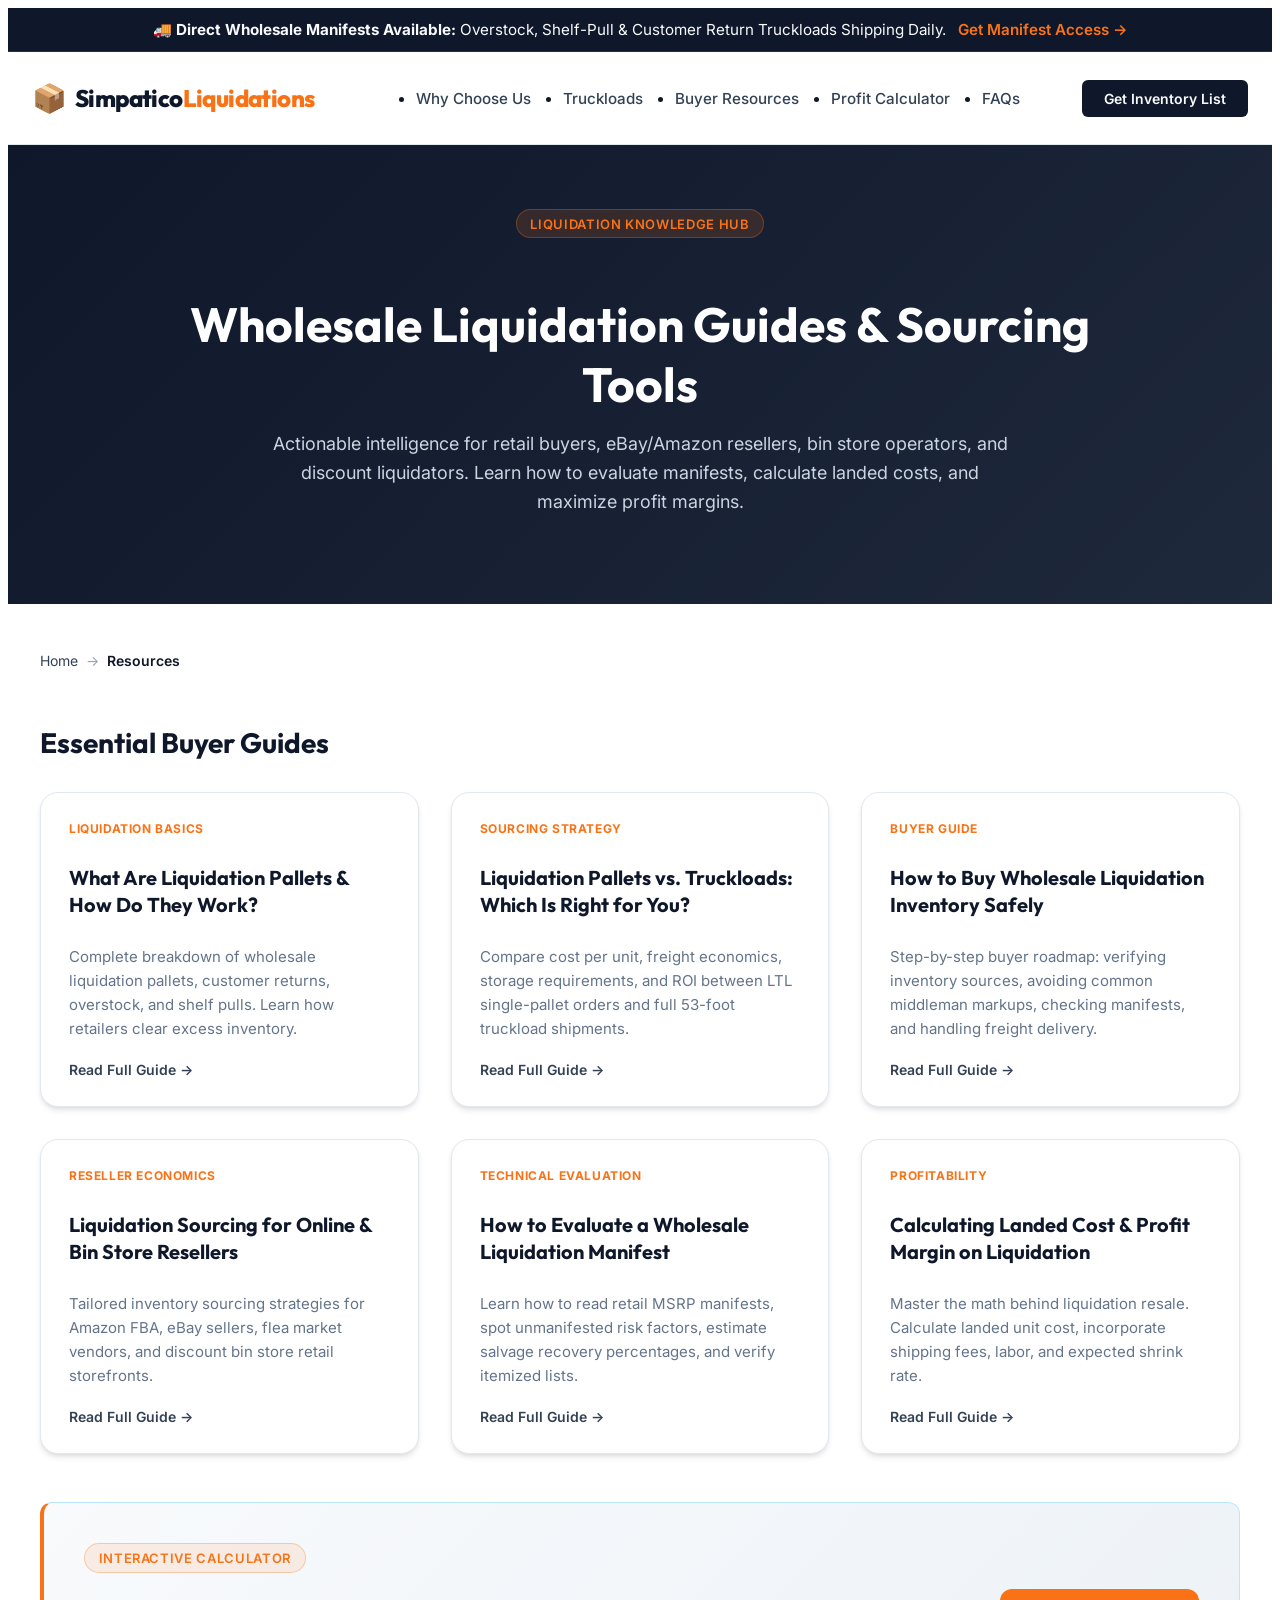
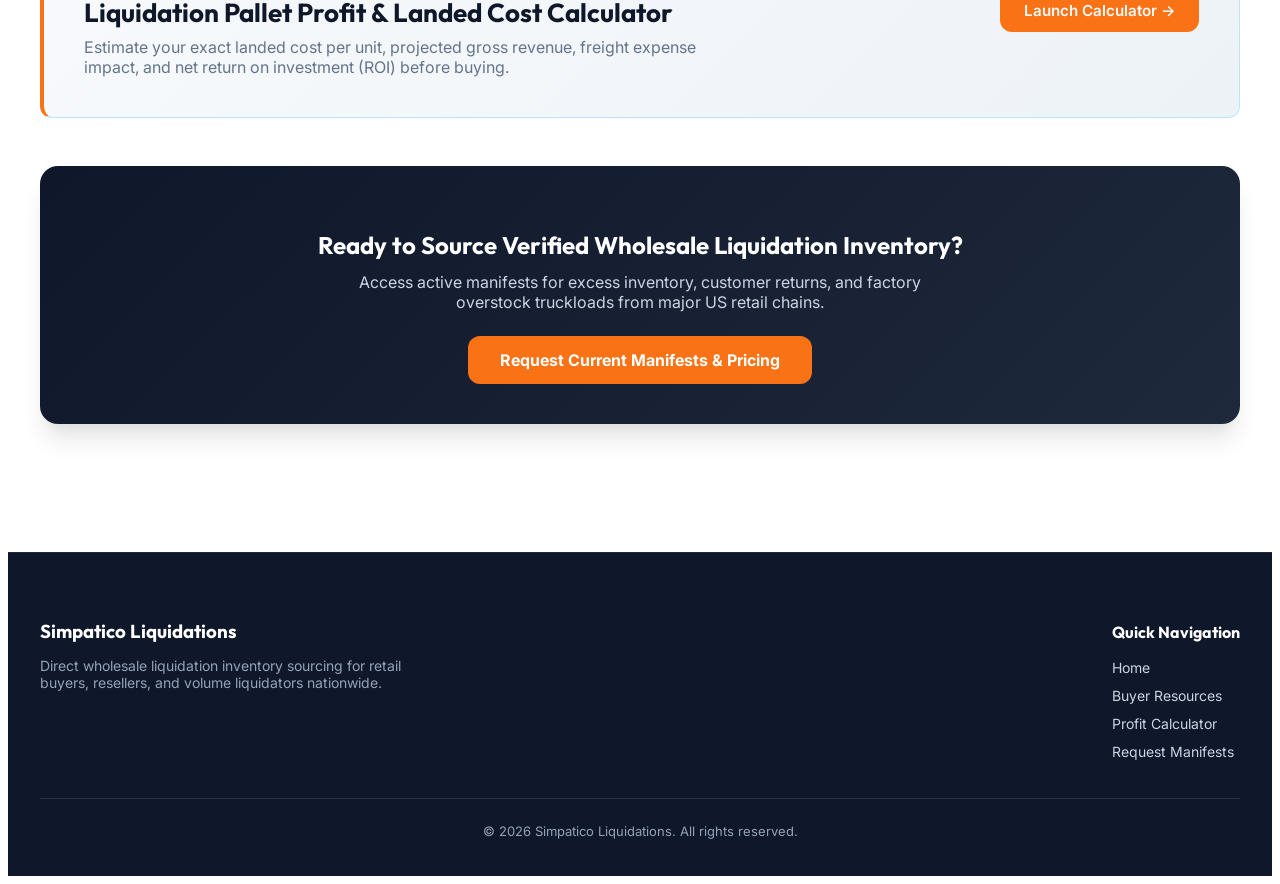
<file: src/main/resources/static/resources/index.html>
<!DOCTYPE html>
<html lang="en">
<head>
  <meta charset="UTF-8">
  <meta name="viewport" content="width=device-width, initial-scale=1.0">
  <title>Wholesale Liquidation Buyer Resources & Guides | Simpatico Liquidations</title>
  <meta name="description" content="Explore expert guides, industry insights, and profit calculators for buying wholesale liquidation pallets, customer returns, and full truckloads for reselling.">
  <link rel="canonical" href="https://simpaticoliquidations.com/resources/">

  <!-- Open Graph / Social Media -->
  <meta property="og:title" content="Wholesale Liquidation Buyer Resources & Guides | Simpatico Liquidations">
  <meta property="og:description" content="Master wholesale liquidation sourcing. Detailed guides on evaluating manifests, pallet economics, freight calculation, and reselling customer returns.">
  <meta property="og:url" content="https://simpaticoliquidations.com/resources/">
  <meta property="og:type" content="website">
  <meta property="og:image" content="https://simpaticoliquidations.com/assets/warehouse-pallets.png">
  <meta property="og:site_name" content="Simpatico Liquidations">

  <!-- Twitter Cards -->
  <meta name="twitter:card" content="summary_large_image">
  <meta name="twitter:title" content="Wholesale Liquidation Buyer Resources & Guides">
  <meta name="twitter:description" content="Master wholesale liquidation sourcing. Detailed guides on evaluating manifests, pallet economics, freight calculation, and reselling customer returns.">
  <meta name="twitter:image" content="https://simpaticoliquidations.com/assets/warehouse-pallets.png">

  <!-- Search Console Verification Hook -->
  <meta name="google-site-verification" content="GSC_VERIFICATION_TOKEN" />

  <!-- Structured Data JSON-LD -->
  <script type="application/ld+json">
  {
    "@context": "https://schema.org",
    "@type": "WebSite",
    "name": "Simpatico Liquidations Resource Center",
    "url": "https://simpaticoliquidations.com/resources/",
    "description": "Educational resource knowledge hub for wholesale liquidation buyers and online resellers."
  }
  </script>
  <script type="application/ld+json">
  {
    "@context": "https://schema.org",
    "@type": "BreadcrumbList",
    "itemListElement": [
      {
        "@type": "ListItem",
        "position": 1,
        "name": "Home",
        "item": "https://simpaticoliquidations.com/"
      },
      {
        "@type": "ListItem",
        "position": 2,
        "name": "Resources",
        "item": "https://simpaticoliquidations.com/resources/"
      }
    ]
  }
  </script>

  <!-- Google Fonts & Stylesheet -->
  <link rel="preconnect" href="https://fonts.googleapis.com">
  <link rel="preconnect" href="https://fonts.gstatic.com" crossorigin>
  <link href="https://fonts.googleapis.com/css2?family=Inter:wght@300;400;500;600;700&family=Outfit:wght@400;500;600;700;800&display=swap" rel="stylesheet">
  <link rel="stylesheet" href="../styles/main.css">
</head>
<body>

  <!-- Announcement Bar -->
  <div class="announcement-bar">
    <p>🚚 <strong>Direct Wholesale Manifests Available:</strong> Overstock, Shelf-Pull & Customer Return Truckloads Shipping Daily. <a href="../#register" class="announcement-link">Get Manifest Access &rarr;</a></p>
  </div>

  <!-- Main Header -->
  <header class="main-header" id="main-header">
    <div class="header-container">
      <a href="../" class="logo">
        <span class="logo-icon">📦</span>
        <span class="logo-text">Simpatico<span class="text-accent">Liquidations</span></span>
      </a>
      <nav class="main-nav" aria-label="Main Navigation">
        <ul role="list" class="nav-list">
          <li><a href="../#why-us-section" class="nav-link">Why Choose Us</a></li>
          <li><a href="../#truckloads-section" class="nav-link">Truckloads</a></li>
          <li><a href="/resources/" class="nav-link">Buyer Resources</a></li>
          <li><a href="/resources/tools/pallet-profit-calculator.html" class="nav-link">Profit Calculator</a></li>
          <li><a href="../#faq-section" class="nav-link">FAQs</a></li>
        </ul>
      </nav>
      <div class="header-cta">
        <a href="../#register" class="btn btn-header">Get Inventory List</a>
      </div>
    </div>
  </header>

  <!-- Hero Section -->
  <section class="resource-hero">
    <div class="resource-hero-container">
      <span class="resource-badge">Liquidation Knowledge Hub</span>
      <h1>Wholesale Liquidation Guides & Sourcing Tools</h1>
      <p>Actionable intelligence for retail buyers, eBay/Amazon resellers, bin store operators, and discount liquidators. Learn how to evaluate manifests, calculate landed costs, and maximize profit margins.</p>
    </div>
  </section>

  <!-- Main Content Container -->
  <main class="container" style="max-width: 1200px; margin: 0 auto; padding: 2rem 1.5rem 5rem 1.5rem;">
    
    <!-- Breadcrumb Navigation -->
    <nav class="breadcrumb-nav" aria-label="Breadcrumb">
      <ol class="breadcrumb-list">
        <li class="breadcrumb-item"><a href="../">Home</a></li>
        <li class="breadcrumb-separator">&rarr;</li>
        <li class="breadcrumb-item active" aria-current="page">Resources</li>
      </ol>
    </nav>

    <!-- Category Filter / Cluster Navigation -->
    <section style="margin: 2.5rem 0;">
      <h2 style="font-size: 1.75rem; color: var(--color-primary-dark); margin-bottom: 1.5rem;">Essential Buyer Guides</h2>
      
      <div class="resource-grid three-col">
        
        <!-- Guide 1 -->
        <article class="resource-card">
          <div class="resource-card-body">
            <span class="resource-card-tag">Liquidation Basics</span>
            <h3 class="resource-card-title"><a href="/resources/buyer-guides/what-are-liquidation-pallets.html">What Are Liquidation Pallets & How Do They Work?</a></h3>
            <p class="resource-card-desc">Complete breakdown of wholesale liquidation pallets, customer returns, overstock, and shelf pulls. Learn how retailers clear excess inventory.</p>
            <a href="/resources/buyer-guides/what-are-liquidation-pallets.html" class="resource-card-link">Read Full Guide &rarr;</a>
          </div>
        </article>

        <!-- Guide 2 -->
        <article class="resource-card">
          <div class="resource-card-body">
            <span class="resource-card-tag">Sourcing Strategy</span>
            <h3 class="resource-card-title"><a href="/resources/buyer-guides/liquidation-pallets-vs-truckloads.html">Liquidation Pallets vs. Truckloads: Which Is Right for You?</a></h3>
            <p class="resource-card-desc">Compare cost per unit, freight economics, storage requirements, and ROI between LTL single-pallet orders and full 53-foot truckload shipments.</p>
            <a href="/resources/buyer-guides/liquidation-pallets-vs-truckloads.html" class="resource-card-link">Read Full Guide &rarr;</a>
          </div>
        </article>

        <!-- Guide 3 -->
        <article class="resource-card">
          <div class="resource-card-body">
            <span class="resource-card-tag">Buyer Guide</span>
            <h3 class="resource-card-title"><a href="/resources/buyer-guides/how-to-buy-liquidation-inventory.html">How to Buy Wholesale Liquidation Inventory Safely</a></h3>
            <p class="resource-card-desc">Step-by-step buyer roadmap: verifying inventory sources, avoiding common middleman markups, checking manifests, and handling freight delivery.</p>
            <a href="/resources/buyer-guides/how-to-buy-liquidation-inventory.html" class="resource-card-link">Read Full Guide &rarr;</a>
          </div>
        </article>

        <!-- Guide 4 -->
        <article class="resource-card">
          <div class="resource-card-body">
            <span class="resource-card-tag">Reseller Economics</span>
            <h3 class="resource-card-title"><a href="/resources/buyer-guides/liquidation-inventory-for-resellers.html">Liquidation Sourcing for Online & Bin Store Resellers</a></h3>
            <p class="resource-card-desc">Tailored inventory sourcing strategies for Amazon FBA, eBay sellers, flea market vendors, and discount bin store retail storefronts.</p>
            <a href="/resources/buyer-guides/liquidation-inventory-for-resellers.html" class="resource-card-link">Read Full Guide &rarr;</a>
          </div>
        </article>

        <!-- Guide 5 -->
        <article class="resource-card">
          <div class="resource-card-body">
            <span class="resource-card-tag">Technical Evaluation</span>
            <h3 class="resource-card-title"><a href="/resources/buyer-guides/evaluating-liquidation-manifests.html">How to Evaluate a Wholesale Liquidation Manifest</a></h3>
            <p class="resource-card-desc">Learn how to read retail MSRP manifests, spot unmanifested risk factors, estimate salvage recovery percentages, and verify itemized lists.</p>
            <a href="/resources/buyer-guides/evaluating-liquidation-manifests.html" class="resource-card-link">Read Full Guide &rarr;</a>
          </div>
        </article>

        <!-- Guide 6 -->
        <article class="resource-card">
          <div class="resource-card-body">
            <span class="resource-card-tag">Profitability</span>
            <h3 class="resource-card-title"><a href="/resources/buyer-guides/calculating-pallet-profitability.html">Calculating Landed Cost & Profit Margin on Liquidation</a></h3>
            <p class="resource-card-desc">Master the math behind liquidation resale. Calculate landed unit cost, incorporate shipping fees, labor, and expected shrink rate.</p>
            <a href="/resources/buyer-guides/calculating-pallet-profitability.html" class="resource-card-link">Read Full Guide &rarr;</a>
          </div>
        </article>

      </div>
    </section>

    <!-- Interactive Tool Spotlight Banner -->
    <section class="expert-callout" style="background: linear-gradient(135deg, #f8fafc 0%, #edf2f7 100%); border-left: 4px solid var(--color-accent); padding: 2.5rem; margin: 3rem 0;">
      <div style="display: flex; flex-wrap: wrap; justify-content: space-between; align-items: center; gap: 1.5rem;">
        <div>
          <span class="resource-badge" style="background: rgba(249,115,22,0.1); color: var(--color-accent);">Interactive Calculator</span>
          <h2 style="font-size: 1.625rem; color: var(--color-primary-dark); margin: 0.5rem 0;">Liquidation Pallet Profit & Landed Cost Calculator</h2>
          <p style="color: var(--color-text-muted); margin: 0; max-width: 650px;">Estimate your exact landed cost per unit, projected gross revenue, freight expense impact, and net return on investment (ROI) before buying.</p>
        </div>
        <div>
          <a href="/resources/tools/pallet-profit-calculator.html" class="btn btn-primary" style="background-color: var(--color-accent); border: none; white-space: nowrap;">Launch Calculator &rarr;</a>
        </div>
      </div>
    </section>

    <!-- Lead Capture Conversion Banner -->
    <section class="content-cta-card">
      <h3>Ready to Source Verified Wholesale Liquidation Inventory?</h3>
      <p>Access active manifests for excess inventory, customer returns, and factory overstock truckloads from major US retail chains.</p>
      <a href="../#register" class="btn-cta">Request Current Manifests & Pricing</a>
    </section>

  </main>

  <!-- Footer -->
  <footer class="main-footer" style="background-color: var(--color-primary-dark); color: #94a3b8; padding: 3rem 1.5rem 1.5rem 1.5rem;">
    <div style="max-width: 1200px; margin: 0 auto; display: flex; flex-wrap: wrap; justify-content: space-between; gap: 2rem; border-bottom: 1px solid rgba(255,255,255,0.1); padding-bottom: 2rem;">
      <div>
        <h3 style="color: #ffffff; margin-bottom: 0.75rem;">Simpatico Liquidations</h3>
        <p style="font-size: 0.875rem; max-width: 400px;">Direct wholesale liquidation inventory sourcing for retail buyers, resellers, and volume liquidators nationwide.</p>
      </div>
      <div>
        <h4 style="color: #ffffff; margin-bottom: 0.75rem;">Quick Navigation</h4>
        <ul style="list-style: none; padding: 0; margin: 0; font-size: 0.875rem; line-height: 2;">
          <li><a href="../" style="color: #cbd5e1; text-decoration: none;">Home</a></li>
          <li><a href="/resources/" style="color: #cbd5e1; text-decoration: none;">Buyer Resources</a></li>
          <li><a href="/resources/tools/pallet-profit-calculator.html" style="color: #cbd5e1; text-decoration: none;">Profit Calculator</a></li>
          <li><a href="../#register" style="color: #cbd5e1; text-decoration: none;">Request Manifests</a></li>
        </ul>
      </div>
    </div>
    <div style="max-width: 1200px; margin: 1.5rem auto 0 auto; text-align: center; font-size: 0.8125rem;">
      <p>&copy; 2026 Simpatico Liquidations. All rights reserved.</p>
    </div>
  </footer>

  <script src="../js/analytics.js"></script>
</body>
</html>
</file>
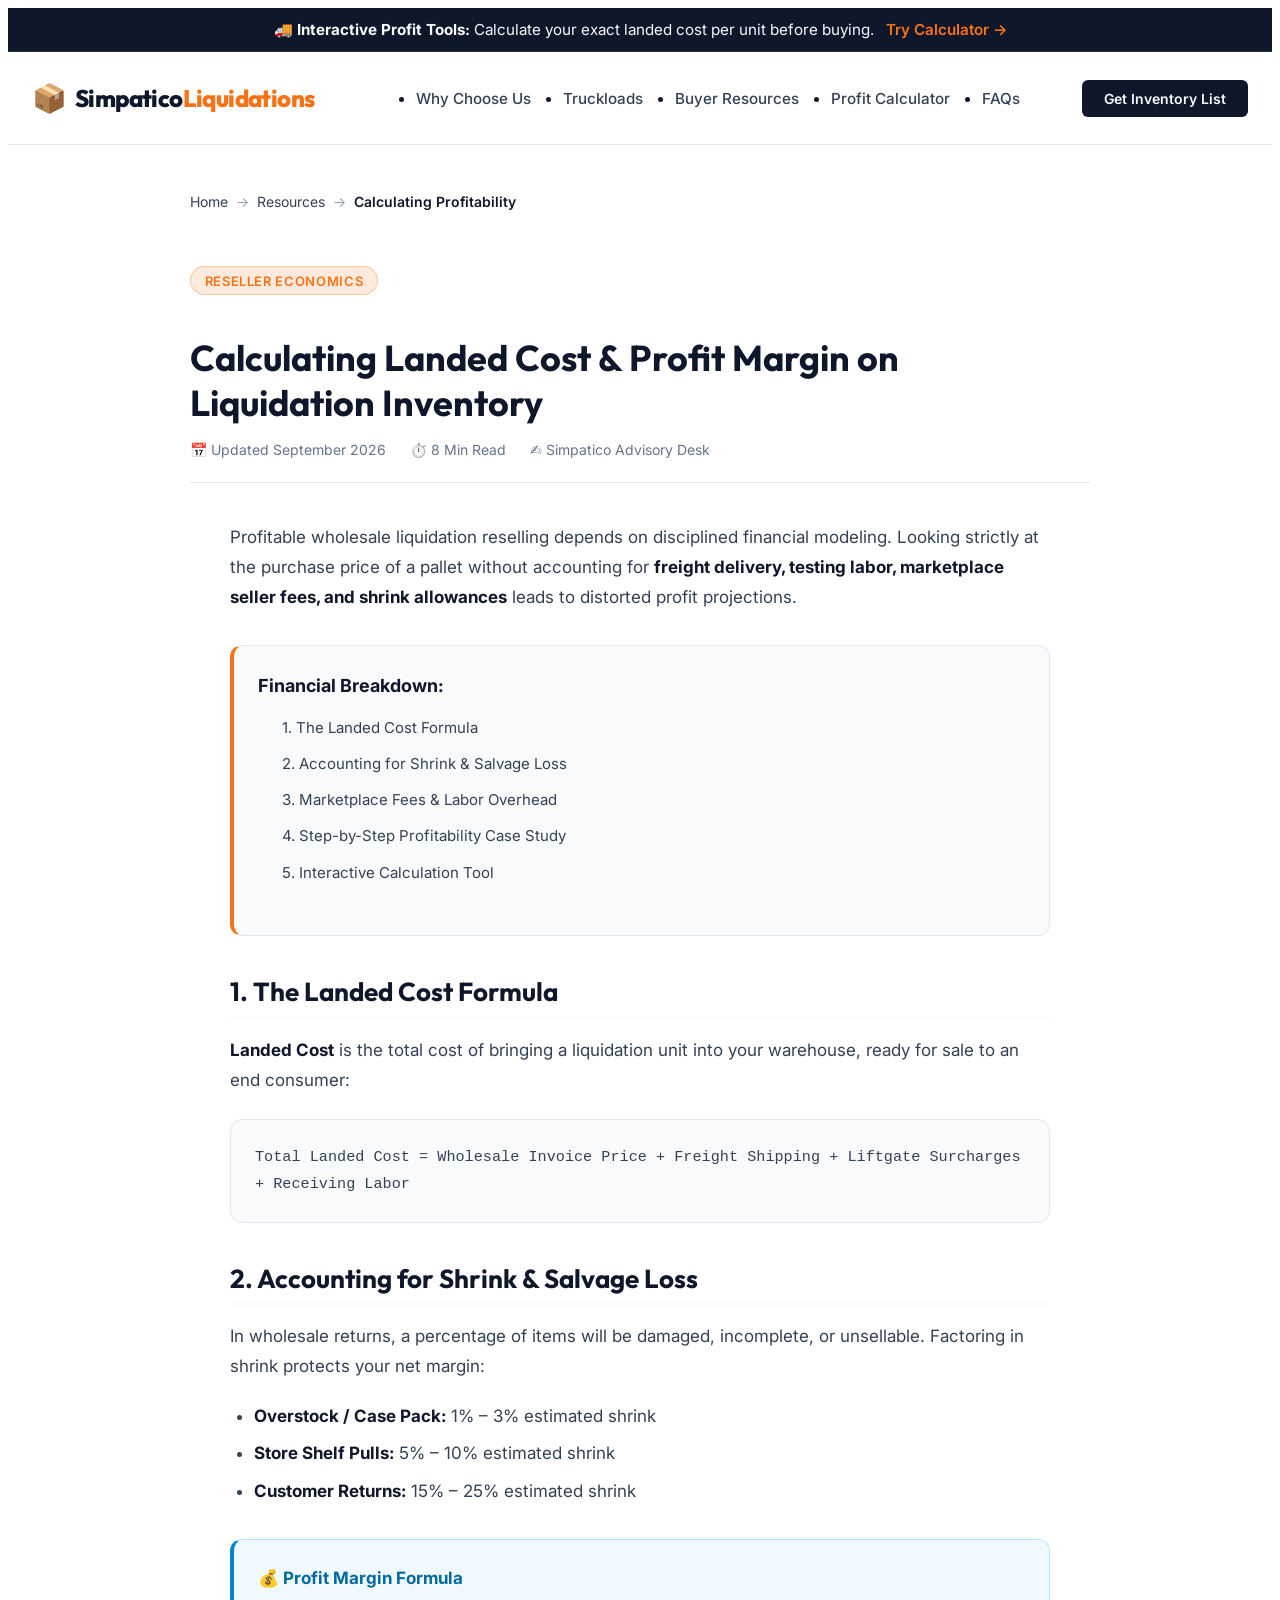
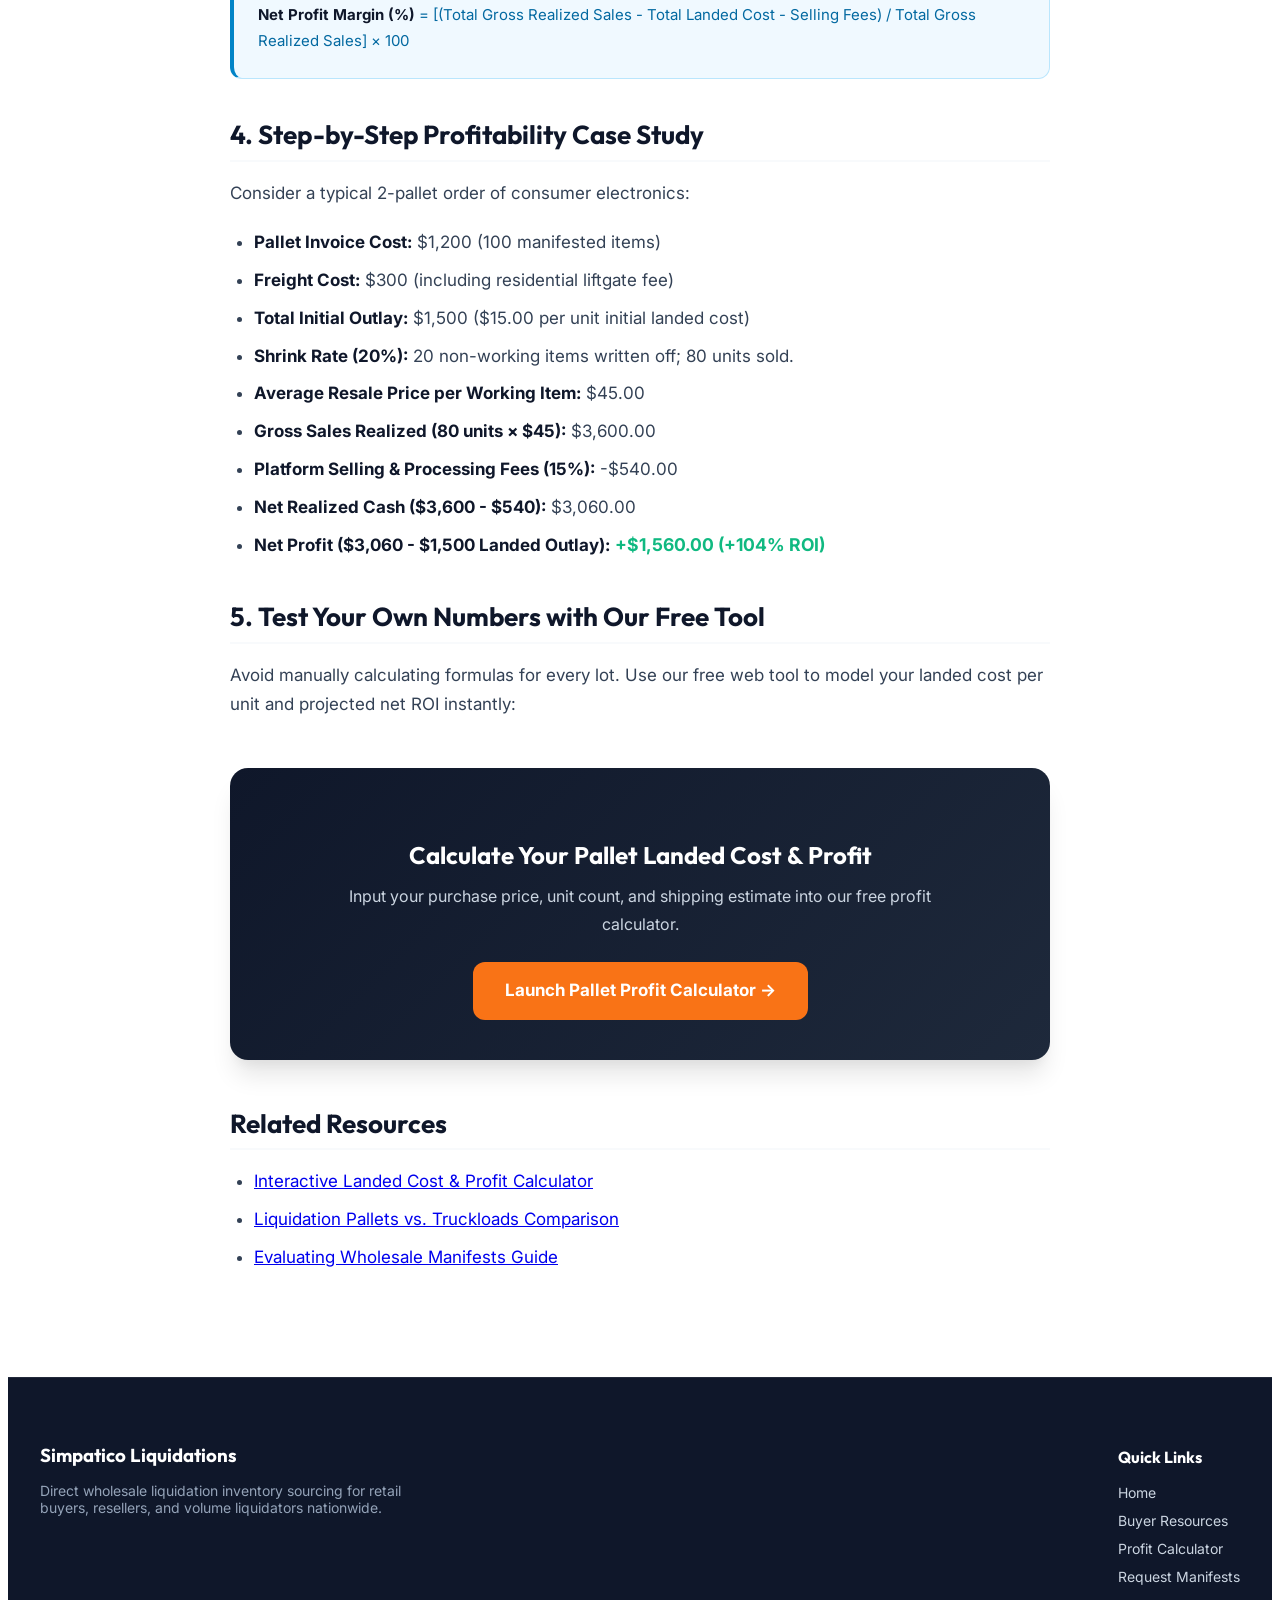
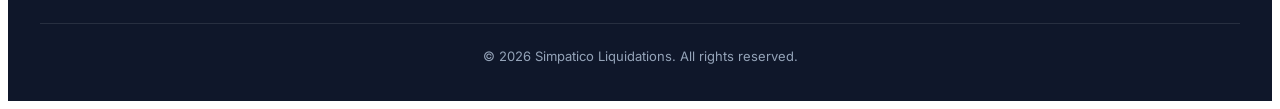
<file: src/main/resources/static/resources/buyer-guides/calculating-pallet-profitability.html>
<!DOCTYPE html>
<html lang="en">
<head>
  <meta charset="UTF-8">
  <meta name="viewport" content="width=device-width, initial-scale=1.0">
  <title>Calculating Landed Cost & Profit Margin on Liquidation | Simpatico Liquidations</title>
  <meta name="description" content="Master liquidation economics. Calculate landed unit cost, shipping fees, labor expenses, shrink allowances, and net return on investment (ROI).">
  <link rel="canonical" href="https://simpaticoliquidations.com/resources/buyer-guides/calculating-pallet-profitability.html">

  <!-- Open Graph / Social Media -->
  <meta property="og:title" content="Calculating Landed Cost & Profit Margin on Liquidation">
  <meta property="og:description" content="Master the math behind liquidation resale. Calculate landed unit cost, incorporate shipping fees, labor, and expected shrink rate.">
  <meta property="og:url" content="https://simpaticoliquidations.com/resources/buyer-guides/calculating-pallet-profitability.html">
  <meta property="og:type" content="article">
  <meta property="og:image" content="https://simpaticoliquidations.com/assets/warehouse-pallets.png">
  <meta property="og:site_name" content="Simpatico Liquidations">

  <!-- Twitter Cards -->
  <meta name="twitter:card" content="summary_large_image">
  <meta name="twitter:title" content="Calculating Landed Cost & Profit Margin">
  <meta name="twitter:description" content="Master the math behind liquidation resale. Calculate landed unit cost, incorporate shipping fees, labor, and expected shrink rate.">
  <meta name="twitter:image" content="https://simpaticoliquidations.com/assets/warehouse-pallets.png">

  <!-- Structured Data JSON-LD -->
  <script type="application/ld+json">
  {
    "@context": "https://schema.org",
    "@type": "Article",
    "headline": "Calculating Landed Cost & Profit Margin on Liquidation Inventory",
    "description": "Master liquidation economics. Calculate landed unit cost, shipping fees, labor expenses, shrink allowances, and net return on investment (ROI).",
    "author": {
      "@type": "Organization",
      "name": "Simpatico Reseller Advisory Desk"
    },
    "publisher": {
      "@type": "Organization",
      "name": "Simpatico Liquidations",
      "logo": {
        "@type": "ImageObject",
        "url": "https://simpaticoliquidations.com/assets/warehouse-pallets.png"
      }
    },
    "datePublished": "2026-09-08",
    "dateModified": "2026-09-08"
  }
  </script>
  <script type="application/ld+json">
  {
    "@context": "https://schema.org",
    "@type": "BreadcrumbList",
    "itemListElement": [
      {
        "@type": "ListItem",
        "position": 1,
        "name": "Home",
        "item": "https://simpaticoliquidations.com/"
      },
      {
        "@type": "ListItem",
        "position": 2,
        "name": "Resources",
        "item": "https://simpaticoliquidations.com/resources/"
      },
      {
        "@type": "ListItem",
        "position": 3,
        "name": "Calculating Profitability",
        "item": "https://simpaticoliquidations.com/resources/buyer-guides/calculating-pallet-profitability.html"
      }
    ]
  }
  </script>

  <!-- Google Fonts & Stylesheet -->
  <link rel="preconnect" href="https://fonts.googleapis.com">
  <link rel="preconnect" href="https://fonts.gstatic.com" crossorigin>
  <link href="https://fonts.googleapis.com/css2?family=Inter:wght@300;400;500;600;700&family=Outfit:wght@400;500;600;700;800&display=swap" rel="stylesheet">
  <link rel="stylesheet" href="../../styles/main.css">
</head>
<body>

  <!-- Announcement Bar -->
  <div class="announcement-bar">
    <p>🚚 <strong>Interactive Profit Tools:</strong> Calculate your exact landed cost per unit before buying. <a href="../tools/pallet-profit-calculator.html" class="announcement-link">Try Calculator &rarr;</a></p>
  </div>

  <!-- Header -->
  <header class="main-header" id="main-header">
    <div class="header-container">
      <a href="../../" class="logo">
        <span class="logo-icon">📦</span>
        <span class="logo-text">Simpatico<span class="text-accent">Liquidations</span></span>
      </a>
      <nav class="main-nav" aria-label="Main Navigation">
        <ul role="list" class="nav-list">
          <li><a href="../../#why-us-section" class="nav-link">Why Choose Us</a></li>
          <li><a href="../../#truckloads-section" class="nav-link">Truckloads</a></li>
          <li><a href="/resources/" class="nav-link">Buyer Resources</a></li>
          <li><a href="/resources/tools/pallet-profit-calculator.html" class="nav-link">Profit Calculator</a></li>
          <li><a href="../../#faq-section" class="nav-link">FAQs</a></li>
        </ul>
      </nav>
      <div class="header-cta">
        <a href="../../#register" class="btn btn-header">Get Inventory List</a>
      </div>
    </div>
  </header>

  <!-- Main Article Content -->
  <main class="container" style="max-width: 900px; margin: 0 auto; padding: 2rem 1.5rem 5rem 1.5rem;">
    
    <!-- Breadcrumb Navigation -->
    <nav class="breadcrumb-nav" aria-label="Breadcrumb">
      <ol class="breadcrumb-list">
        <li class="breadcrumb-item"><a href="../../">Home</a></li>
        <li class="breadcrumb-separator">&rarr;</li>
        <li class="breadcrumb-item"><a href="/resources/">Resources</a></li>
        <li class="breadcrumb-separator">&rarr;</li>
        <li class="breadcrumb-item active" aria-current="page">Calculating Profitability</li>
      </ol>
    </nav>

    <!-- Article Header -->
    <header class="article-header">
      <span class="resource-badge">Reseller Economics</span>
      <h1 class="article-title">Calculating Landed Cost & Profit Margin on Liquidation Inventory</h1>
      <div class="article-meta">
        <span>📅 Updated September 2026</span>
        <span>⏱️ 8 Min Read</span>
        <span>✍️ Simpatico Advisory Desk</span>
      </div>
    </header>

    <!-- Article Content -->
    <article class="resource-content">
      
      <p>Profitable wholesale liquidation reselling depends on disciplined financial modeling. Looking strictly at the purchase price of a pallet without accounting for <strong>freight delivery, testing labor, marketplace seller fees, and shrink allowances</strong> leads to distorted profit projections.</p>

      <!-- Table of Contents -->
      <div class="toc-box">
        <div class="toc-title">Financial Breakdown:</div>
        <ul class="toc-list">
          <li><a href="#landed-cost-formula">1. The Landed Cost Formula</a></li>
          <li><a href="#factoring-shrink">2. Accounting for Shrink & Salvage Loss</a></li>
          <li><a href="#marketplace-fees">3. Marketplace Fees & Labor Overhead</a></li>
          <li><a href="#worked-example">4. Step-by-Step Profitability Case Study</a></li>
          <li><a href="#calculator-tool">5. Interactive Calculation Tool</a></li>
        </ul>
      </div>

      <h2 id="landed-cost-formula">1. The Landed Cost Formula</h2>
      <p><strong>Landed Cost</strong> is the total cost of bringing a liquidation unit into your warehouse, ready for sale to an end consumer:</p>
      
      <div style="background-color: var(--color-bg-light); border: 1px solid var(--color-border); padding: 1.5rem; border-radius: var(--radius-md); font-family: monospace; font-size: 0.95rem; margin: 1.5rem 0;">
        Total Landed Cost = Wholesale Invoice Price + Freight Shipping + Liftgate Surcharges + Receiving Labor
      </div>

      <h2 id="factoring-shrink">2. Accounting for Shrink & Salvage Loss</h2>
      <p>In wholesale returns, a percentage of items will be damaged, incomplete, or unsellable. Factoring in shrink protects your net margin:</p>
      <ul>
        <li><strong>Overstock / Case Pack:</strong> 1% – 3% estimated shrink</li>
        <li><strong>Store Shelf Pulls:</strong> 5% – 10% estimated shrink</li>
        <li><strong>Customer Returns:</strong> 15% – 25% estimated shrink</li>
      </ul>

      <!-- Expert Callout -->
      <div class="expert-callout">
        <div class="callout-title">💰 Profit Margin Formula</div>
        <p style="margin: 0; font-size: 0.9375rem; color: #0369a1;"><strong>Net Profit Margin (%)</strong> = [(Total Gross Realized Sales - Total Landed Cost - Selling Fees) / Total Gross Realized Sales] &times; 100</p>
      </div>

      <h2 id="worked-example">4. Step-by-Step Profitability Case Study</h2>
      <p>Consider a typical 2-pallet order of consumer electronics:</p>
      <ul>
        <li><strong>Pallet Invoice Cost:</strong> $1,200 (100 manifested items)</li>
        <li><strong>Freight Cost:</strong> $300 (including residential liftgate fee)</li>
        <li><strong>Total Initial Outlay:</strong> $1,500 ($15.00 per unit initial landed cost)</li>
        <li><strong>Shrink Rate (20%):</strong> 20 non-working items written off; 80 units sold.</li>
        <li><strong>Average Resale Price per Working Item:</strong> $45.00</li>
        <li><strong>Gross Sales Realized (80 units &times; $45):</strong> $3,600.00</li>
        <li><strong>Platform Selling & Processing Fees (15%):</strong> -$540.00</li>
        <li><strong>Net Realized Cash ($3,600 - $540):</strong> $3,060.00</li>
        <li><strong>Net Profit ($3,060 - $1,500 Landed Outlay):</strong> <strong style="color: var(--color-success); font-size: 1.1rem;">+$1,560.00 (+104% ROI)</strong></li>
      </ul>

      <h2 id="calculator-tool">5. Test Your Own Numbers with Our Free Tool</h2>
      <p>Avoid manually calculating formulas for every lot. Use our free web tool to model your landed cost per unit and projected net ROI instantly:</p>

      <!-- Contextual CTA Card -->
      <section class="content-cta-card">
        <h3>Calculate Your Pallet Landed Cost & Profit</h3>
        <p>Input your purchase price, unit count, and shipping estimate into our free profit calculator.</p>
        <a href="../tools/pallet-profit-calculator.html" class="btn-cta">Launch Pallet Profit Calculator &rarr;</a>
      </section>

      <h2>Related Resources</h2>
      <ul>
        <li><a href="/resources/tools/pallet-profit-calculator.html">Interactive Landed Cost & Profit Calculator</a></li>
        <li><a href="/resources/buyer-guides/liquidation-pallets-vs-truckloads.html">Liquidation Pallets vs. Truckloads Comparison</a></li>
        <li><a href="/resources/buyer-guides/evaluating-liquidation-manifests.html">Evaluating Wholesale Manifests Guide</a></li>
      </ul>

    </article>
  </main>

  <!-- Footer -->
  <footer class="main-footer" style="background-color: var(--color-primary-dark); color: #94a3b8; padding: 3rem 1.5rem 1.5rem 1.5rem;">
    <div style="max-width: 1200px; margin: 0 auto; display: flex; flex-wrap: wrap; justify-content: space-between; gap: 2rem; border-bottom: 1px solid rgba(255,255,255,0.1); padding-bottom: 2rem;">
      <div>
        <h3 style="color: #ffffff; margin-bottom: 0.75rem;">Simpatico Liquidations</h3>
        <p style="font-size: 0.875rem; max-width: 400px;">Direct wholesale liquidation inventory sourcing for retail buyers, resellers, and volume liquidators nationwide.</p>
      </div>
      <div>
        <h4 style="color: #ffffff; margin-bottom: 0.75rem;">Quick Links</h4>
        <ul style="list-style: none; padding: 0; margin: 0; font-size: 0.875rem; line-height: 2;">
          <li><a href="../../" style="color: #cbd5e1; text-decoration: none;">Home</a></li>
          <li><a href="/resources/" style="color: #cbd5e1; text-decoration: none;">Buyer Resources</a></li>
          <li><a href="/resources/tools/pallet-profit-calculator.html" style="color: #cbd5e1; text-decoration: none;">Profit Calculator</a></li>
          <li><a href="../../#register" style="color: #cbd5e1; text-decoration: none;">Request Manifests</a></li>
        </ul>
      </div>
    </div>
    <div style="max-width: 1200px; margin: 1.5rem auto 0 auto; text-align: center; font-size: 0.8125rem;">
      <p>&copy; 2026 Simpatico Liquidations. All rights reserved.</p>
    </div>
  </footer>

  <script src="../../js/analytics.js"></script>
</body>
</html>
</file>
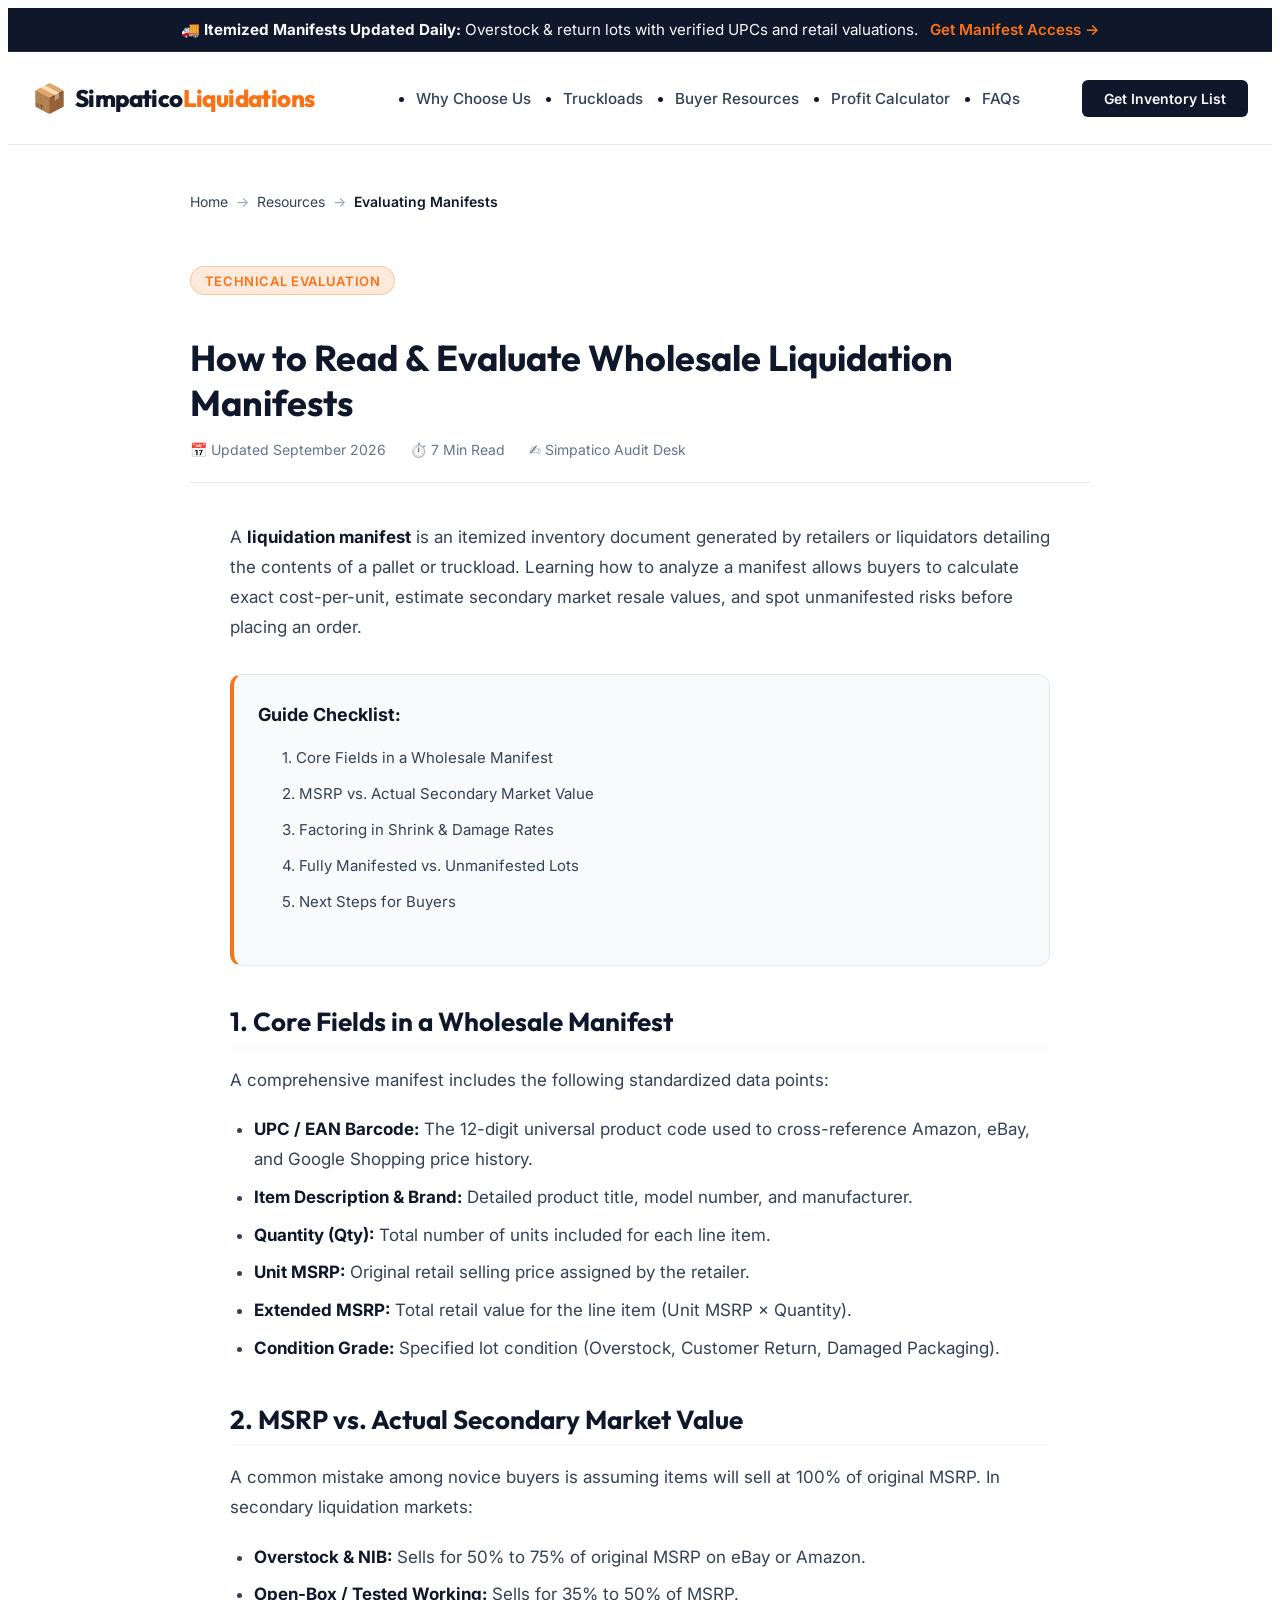
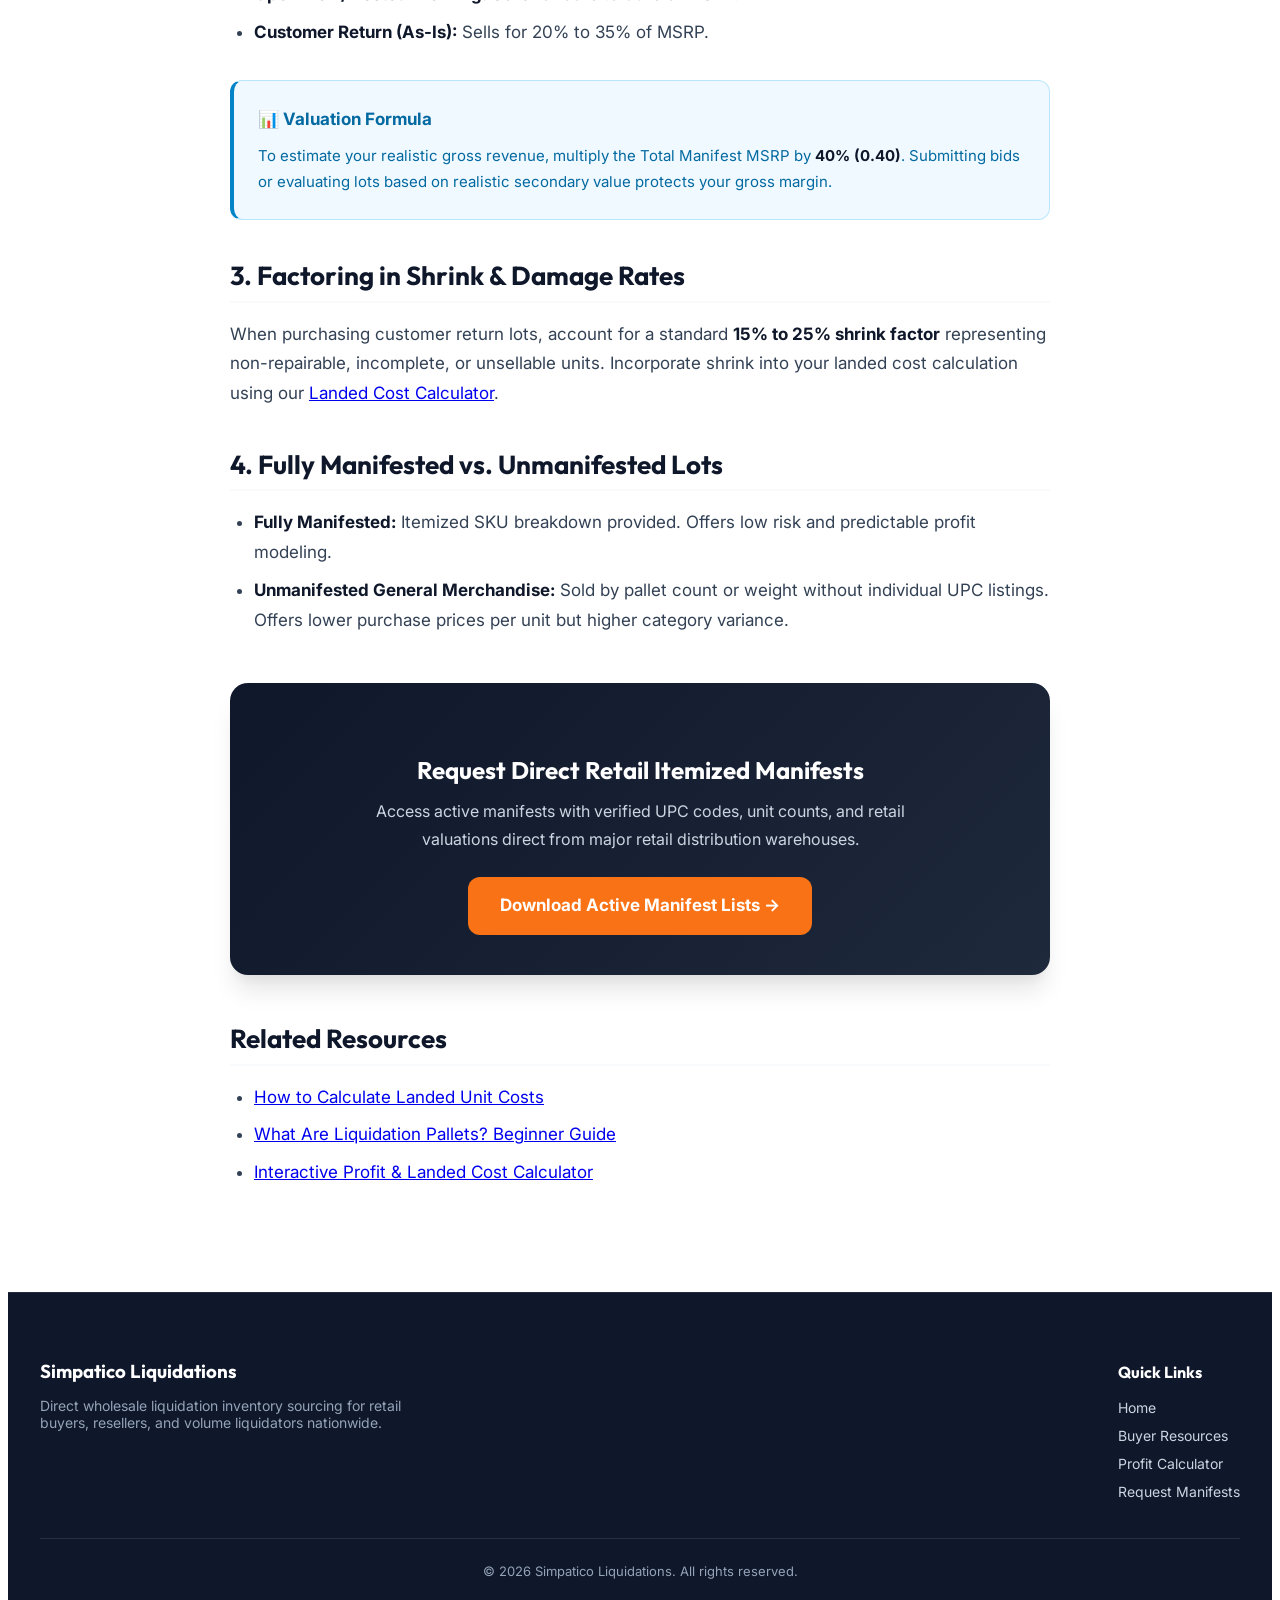
<file: src/main/resources/static/resources/buyer-guides/evaluating-liquidation-manifests.html>
<!DOCTYPE html>
<html lang="en">
<head>
  <meta charset="UTF-8">
  <meta name="viewport" content="width=device-width, initial-scale=1.0">
  <title>How to Read & Evaluate Wholesale Liquidation Manifests | Simpatico Liquidations</title>
  <meta name="description" content="Master wholesale liquidation manifest evaluation. Learn how to audit retail MSRP lists, evaluate unmanifested risk factors, estimate yield recovery, and calculate net return.">
  <link rel="canonical" href="https://simpaticoliquidations.com/resources/buyer-guides/evaluating-liquidation-manifests.html">

  <!-- Open Graph / Social Media -->
  <meta property="og:title" content="How to Evaluate Wholesale Liquidation Manifests">
  <meta property="og:description" content="Learn how to read retail MSRP manifests, spot unmanifested risk factors, estimate salvage recovery percentages, and verify itemized lists.">
  <meta property="og:url" content="https://simpaticoliquidations.com/resources/buyer-guides/evaluating-liquidation-manifests.html">
  <meta property="og:type" content="article">
  <meta property="og:image" content="https://simpaticoliquidations.com/assets/warehouse-pallets.png">
  <meta property="og:site_name" content="Simpatico Liquidations">

  <!-- Twitter Cards -->
  <meta name="twitter:card" content="summary_large_image">
  <meta name="twitter:title" content="Evaluating Wholesale Liquidation Manifests">
  <meta name="twitter:description" content="Learn how to read retail MSRP manifests, spot unmanifested risk factors, estimate salvage recovery percentages, and verify itemized lists.">
  <meta name="twitter:image" content="https://simpaticoliquidations.com/assets/warehouse-pallets.png">

  <!-- Structured Data JSON-LD -->
  <script type="application/ld+json">
  {
    "@context": "https://schema.org",
    "@type": "Article",
    "headline": "How to Read & Evaluate Wholesale Liquidation Manifests",
    "description": "Master wholesale liquidation manifest evaluation. Learn how to audit retail MSRP lists, evaluate unmanifested risk factors, estimate yield recovery, and calculate net return.",
    "author": {
      "@type": "Organization",
      "name": "Simpatico Liquidation Audit Desk"
    },
    "publisher": {
      "@type": "Organization",
      "name": "Simpatico Liquidations",
      "logo": {
        "@type": "ImageObject",
        "url": "https://simpaticoliquidations.com/assets/warehouse-pallets.png"
      }
    },
    "datePublished": "2026-09-08",
    "dateModified": "2026-09-08"
  }
  </script>
  <script type="application/ld+json">
  {
    "@context": "https://schema.org",
    "@type": "BreadcrumbList",
    "itemListElement": [
      {
        "@type": "ListItem",
        "position": 1,
        "name": "Home",
        "item": "https://simpaticoliquidations.com/"
      },
      {
        "@type": "ListItem",
        "position": 2,
        "name": "Resources",
        "item": "https://simpaticoliquidations.com/resources/"
      },
      {
        "@type": "ListItem",
        "position": 3,
        "name": "Evaluating Manifests",
        "item": "https://simpaticoliquidations.com/resources/buyer-guides/evaluating-liquidation-manifests.html"
      }
    ]
  }
  </script>

  <!-- Google Fonts & Stylesheet -->
  <link rel="preconnect" href="https://fonts.googleapis.com">
  <link rel="preconnect" href="https://fonts.gstatic.com" crossorigin>
  <link href="https://fonts.googleapis.com/css2?family=Inter:wght@300;400;500;600;700&family=Outfit:wght@400;500;600;700;800&display=swap" rel="stylesheet">
  <link rel="stylesheet" href="../../styles/main.css">
</head>
<body>

  <!-- Announcement Bar -->
  <div class="announcement-bar">
    <p>🚚 <strong>Itemized Manifests Updated Daily:</strong> Overstock & return lots with verified UPCs and retail valuations. <a href="../../#register" class="announcement-link">Get Manifest Access &rarr;</a></p>
  </div>

  <!-- Header -->
  <header class="main-header" id="main-header">
    <div class="header-container">
      <a href="../../" class="logo">
        <span class="logo-icon">📦</span>
        <span class="logo-text">Simpatico<span class="text-accent">Liquidations</span></span>
      </a>
      <nav class="main-nav" aria-label="Main Navigation">
        <ul role="list" class="nav-list">
          <li><a href="../../#why-us-section" class="nav-link">Why Choose Us</a></li>
          <li><a href="../../#truckloads-section" class="nav-link">Truckloads</a></li>
          <li><a href="/resources/" class="nav-link">Buyer Resources</a></li>
          <li><a href="/resources/tools/pallet-profit-calculator.html" class="nav-link">Profit Calculator</a></li>
          <li><a href="../../#faq-section" class="nav-link">FAQs</a></li>
        </ul>
      </nav>
      <div class="header-cta">
        <a href="../../#register" class="btn btn-header">Get Inventory List</a>
      </div>
    </div>
  </header>

  <!-- Main Article Content -->
  <main class="container" style="max-width: 900px; margin: 0 auto; padding: 2rem 1.5rem 5rem 1.5rem;">
    
    <!-- Breadcrumb Navigation -->
    <nav class="breadcrumb-nav" aria-label="Breadcrumb">
      <ol class="breadcrumb-list">
        <li class="breadcrumb-item"><a href="../../">Home</a></li>
        <li class="breadcrumb-separator">&rarr;</li>
        <li class="breadcrumb-item"><a href="/resources/">Resources</a></li>
        <li class="breadcrumb-separator">&rarr;</li>
        <li class="breadcrumb-item active" aria-current="page">Evaluating Manifests</li>
      </ol>
    </nav>

    <!-- Article Header -->
    <header class="article-header">
      <span class="resource-badge">Technical Evaluation</span>
      <h1 class="article-title">How to Read & Evaluate Wholesale Liquidation Manifests</h1>
      <div class="article-meta">
        <span>📅 Updated September 2026</span>
        <span>⏱️ 7 Min Read</span>
        <span>✍️ Simpatico Audit Desk</span>
      </div>
    </header>

    <!-- Article Content -->
    <article class="resource-content">
      
      <p>A <strong>liquidation manifest</strong> is an itemized inventory document generated by retailers or liquidators detailing the contents of a pallet or truckload. Learning how to analyze a manifest allows buyers to calculate exact cost-per-unit, estimate secondary market resale values, and spot unmanifested risks before placing an order.</p>

      <!-- Table of Contents -->
      <div class="toc-box">
        <div class="toc-title">Guide Checklist:</div>
        <ul class="toc-list">
          <li><a href="#manifest-fields">1. Core Fields in a Wholesale Manifest</a></li>
          <li><a href="#msrp-vs-market">2. MSRP vs. Actual Secondary Market Value</a></li>
          <li><a href="#shrink-factor">3. Factoring in Shrink & Damage Rates</a></li>
          <li><a href="#manifested-vs-unmanifested">4. Fully Manifested vs. Unmanifested Lots</a></li>
          <li><a href="#next-steps">5. Next Steps for Buyers</a></li>
        </ul>
      </div>

      <h2 id="manifest-fields">1. Core Fields in a Wholesale Manifest</h2>
      <p>A comprehensive manifest includes the following standardized data points:</p>
      <ul>
        <li><strong>UPC / EAN Barcode:</strong> The 12-digit universal product code used to cross-reference Amazon, eBay, and Google Shopping price history.</li>
        <li><strong>Item Description & Brand:</strong> Detailed product title, model number, and manufacturer.</li>
        <li><strong>Quantity (Qty):</strong> Total number of units included for each line item.</li>
        <li><strong>Unit MSRP:</strong> Original retail selling price assigned by the retailer.</li>
        <li><strong>Extended MSRP:</strong> Total retail value for the line item (Unit MSRP &times; Quantity).</li>
        <li><strong>Condition Grade:</strong> Specified lot condition (Overstock, Customer Return, Damaged Packaging).</li>
      </ul>

      <h2 id="msrp-vs-market">2. MSRP vs. Actual Secondary Market Value</h2>
      <p>A common mistake among novice buyers is assuming items will sell at 100% of original MSRP. In secondary liquidation markets:</p>
      <ul>
        <li><strong>Overstock & NIB:</strong> Sells for 50% to 75% of original MSRP on eBay or Amazon.</li>
        <li><strong>Open-Box / Tested Working:</strong> Sells for 35% to 50% of MSRP.</li>
        <li><strong>Customer Return (As-Is):</strong> Sells for 20% to 35% of MSRP.</li>
      </ul>

      <!-- Expert Callout -->
      <div class="expert-callout">
        <div class="callout-title">📊 Valuation Formula</div>
        <p style="margin: 0; font-size: 0.9375rem; color: #0369a1;">To estimate your realistic gross revenue, multiply the Total Manifest MSRP by <strong>40% (0.40)</strong>. Submitting bids or evaluating lots based on realistic secondary value protects your gross margin.</p>
      </div>

      <h2 id="shrink-factor">3. Factoring in Shrink & Damage Rates</h2>
      <p>When purchasing customer return lots, account for a standard <strong>15% to 25% shrink factor</strong> representing non-repairable, incomplete, or unsellable units. Incorporate shrink into your landed cost calculation using our <a href="/resources/tools/pallet-profit-calculator.html">Landed Cost Calculator</a>.</p>

      <h2 id="manifested-vs-unmanifested">4. Fully Manifested vs. Unmanifested Lots</h2>
      <ul>
        <li><strong>Fully Manifested:</strong> Itemized SKU breakdown provided. Offers low risk and predictable profit modeling.</li>
        <li><strong>Unmanifested General Merchandise:</strong> Sold by pallet count or weight without individual UPC listings. Offers lower purchase prices per unit but higher category variance.</li>
      </ul>

      <!-- Contextual CTA Card -->
      <section class="content-cta-card">
        <h3>Request Direct Retail Itemized Manifests</h3>
        <p>Access active manifests with verified UPC codes, unit counts, and retail valuations direct from major retail distribution warehouses.</p>
        <a href="../../#register" class="btn-cta">Download Active Manifest Lists &rarr;</a>
      </section>

      <h2>Related Resources</h2>
      <ul>
        <li><a href="/resources/buyer-guides/calculating-pallet-profitability.html">How to Calculate Landed Unit Costs</a></li>
        <li><a href="/resources/buyer-guides/what-are-liquidation-pallets.html">What Are Liquidation Pallets? Beginner Guide</a></li>
        <li><a href="/resources/tools/pallet-profit-calculator.html">Interactive Profit & Landed Cost Calculator</a></li>
      </ul>

    </article>
  </main>

  <!-- Footer -->
  <footer class="main-footer" style="background-color: var(--color-primary-dark); color: #94a3b8; padding: 3rem 1.5rem 1.5rem 1.5rem;">
    <div style="max-width: 1200px; margin: 0 auto; display: flex; flex-wrap: wrap; justify-content: space-between; gap: 2rem; border-bottom: 1px solid rgba(255,255,255,0.1); padding-bottom: 2rem;">
      <div>
        <h3 style="color: #ffffff; margin-bottom: 0.75rem;">Simpatico Liquidations</h3>
        <p style="font-size: 0.875rem; max-width: 400px;">Direct wholesale liquidation inventory sourcing for retail buyers, resellers, and volume liquidators nationwide.</p>
      </div>
      <div>
        <h4 style="color: #ffffff; margin-bottom: 0.75rem;">Quick Links</h4>
        <ul style="list-style: none; padding: 0; margin: 0; font-size: 0.875rem; line-height: 2;">
          <li><a href="../../" style="color: #cbd5e1; text-decoration: none;">Home</a></li>
          <li><a href="/resources/" style="color: #cbd5e1; text-decoration: none;">Buyer Resources</a></li>
          <li><a href="/resources/tools/pallet-profit-calculator.html" style="color: #cbd5e1; text-decoration: none;">Profit Calculator</a></li>
          <li><a href="../../#register" style="color: #cbd5e1; text-decoration: none;">Request Manifests</a></li>
        </ul>
      </div>
    </div>
    <div style="max-width: 1200px; margin: 1.5rem auto 0 auto; text-align: center; font-size: 0.8125rem;">
      <p>&copy; 2026 Simpatico Liquidations. All rights reserved.</p>
    </div>
  </footer>

  <script src="../../js/analytics.js"></script>
</body>
</html>
</file>
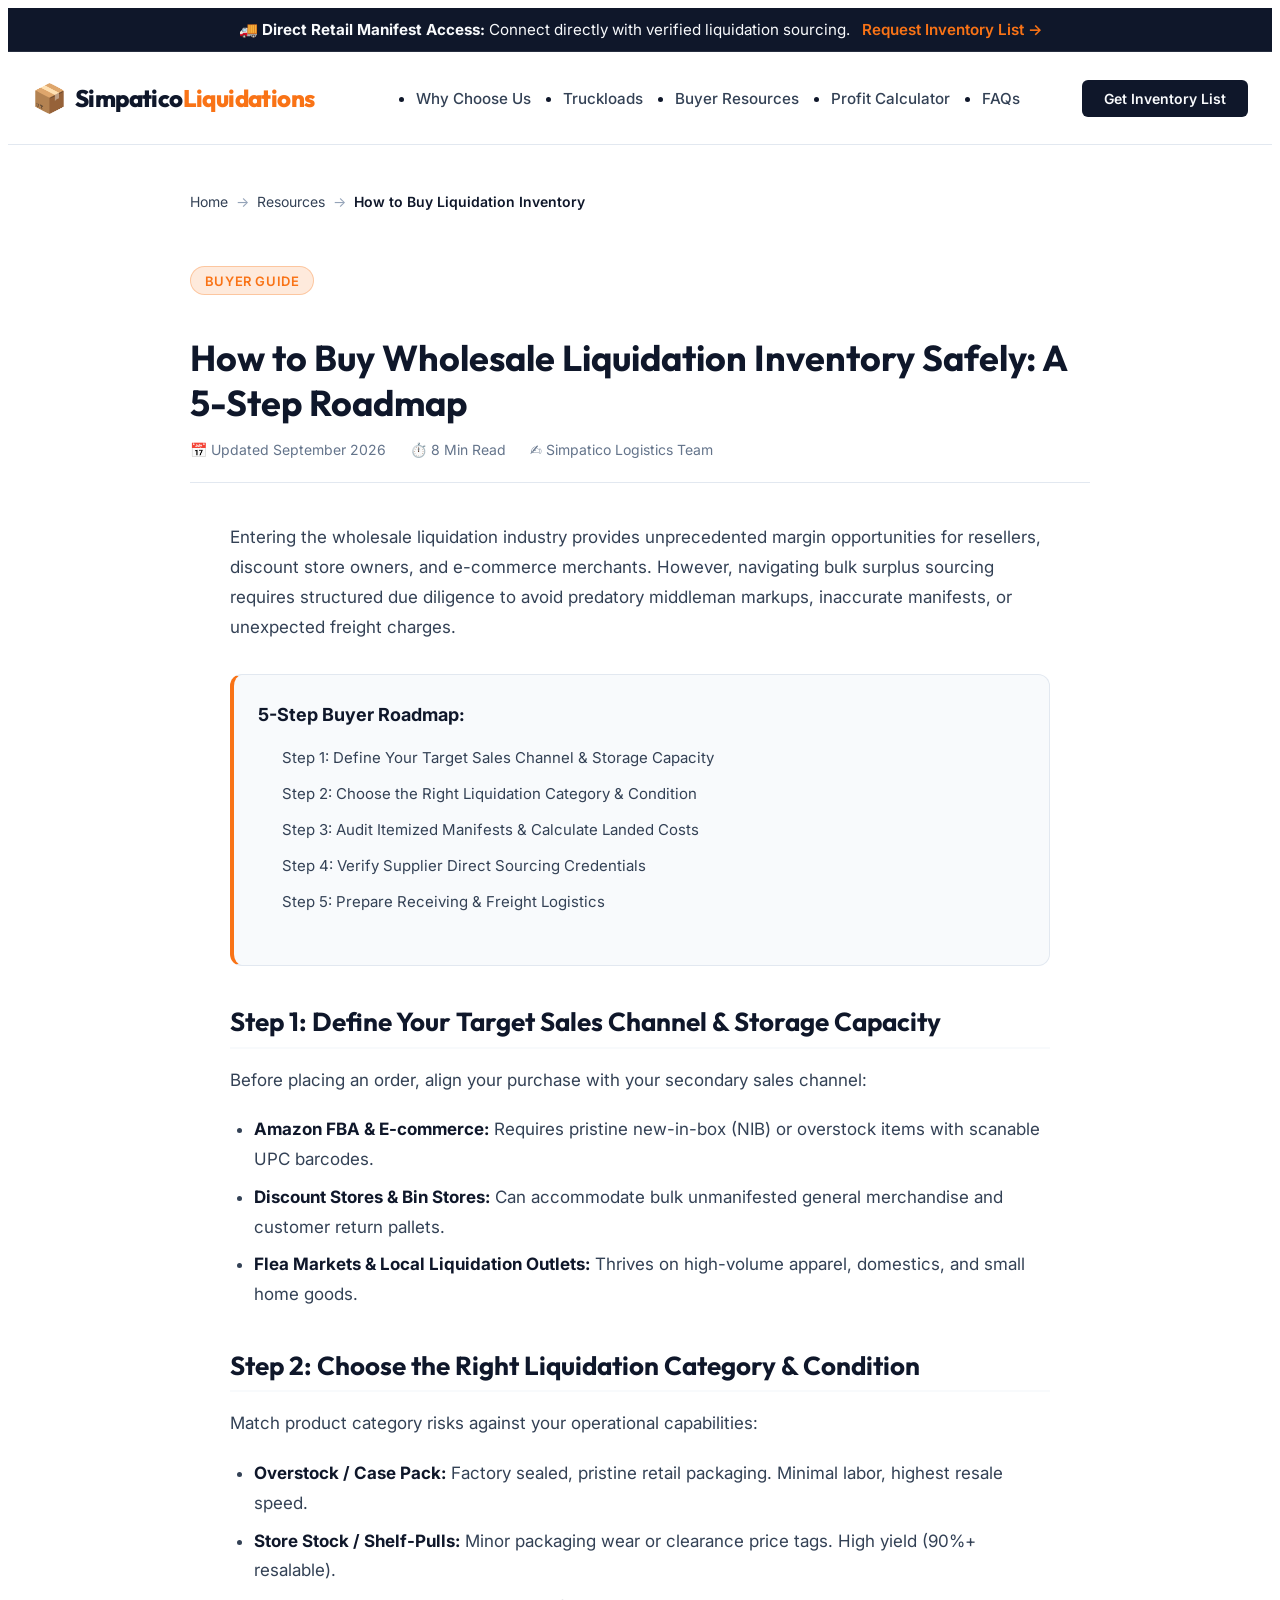
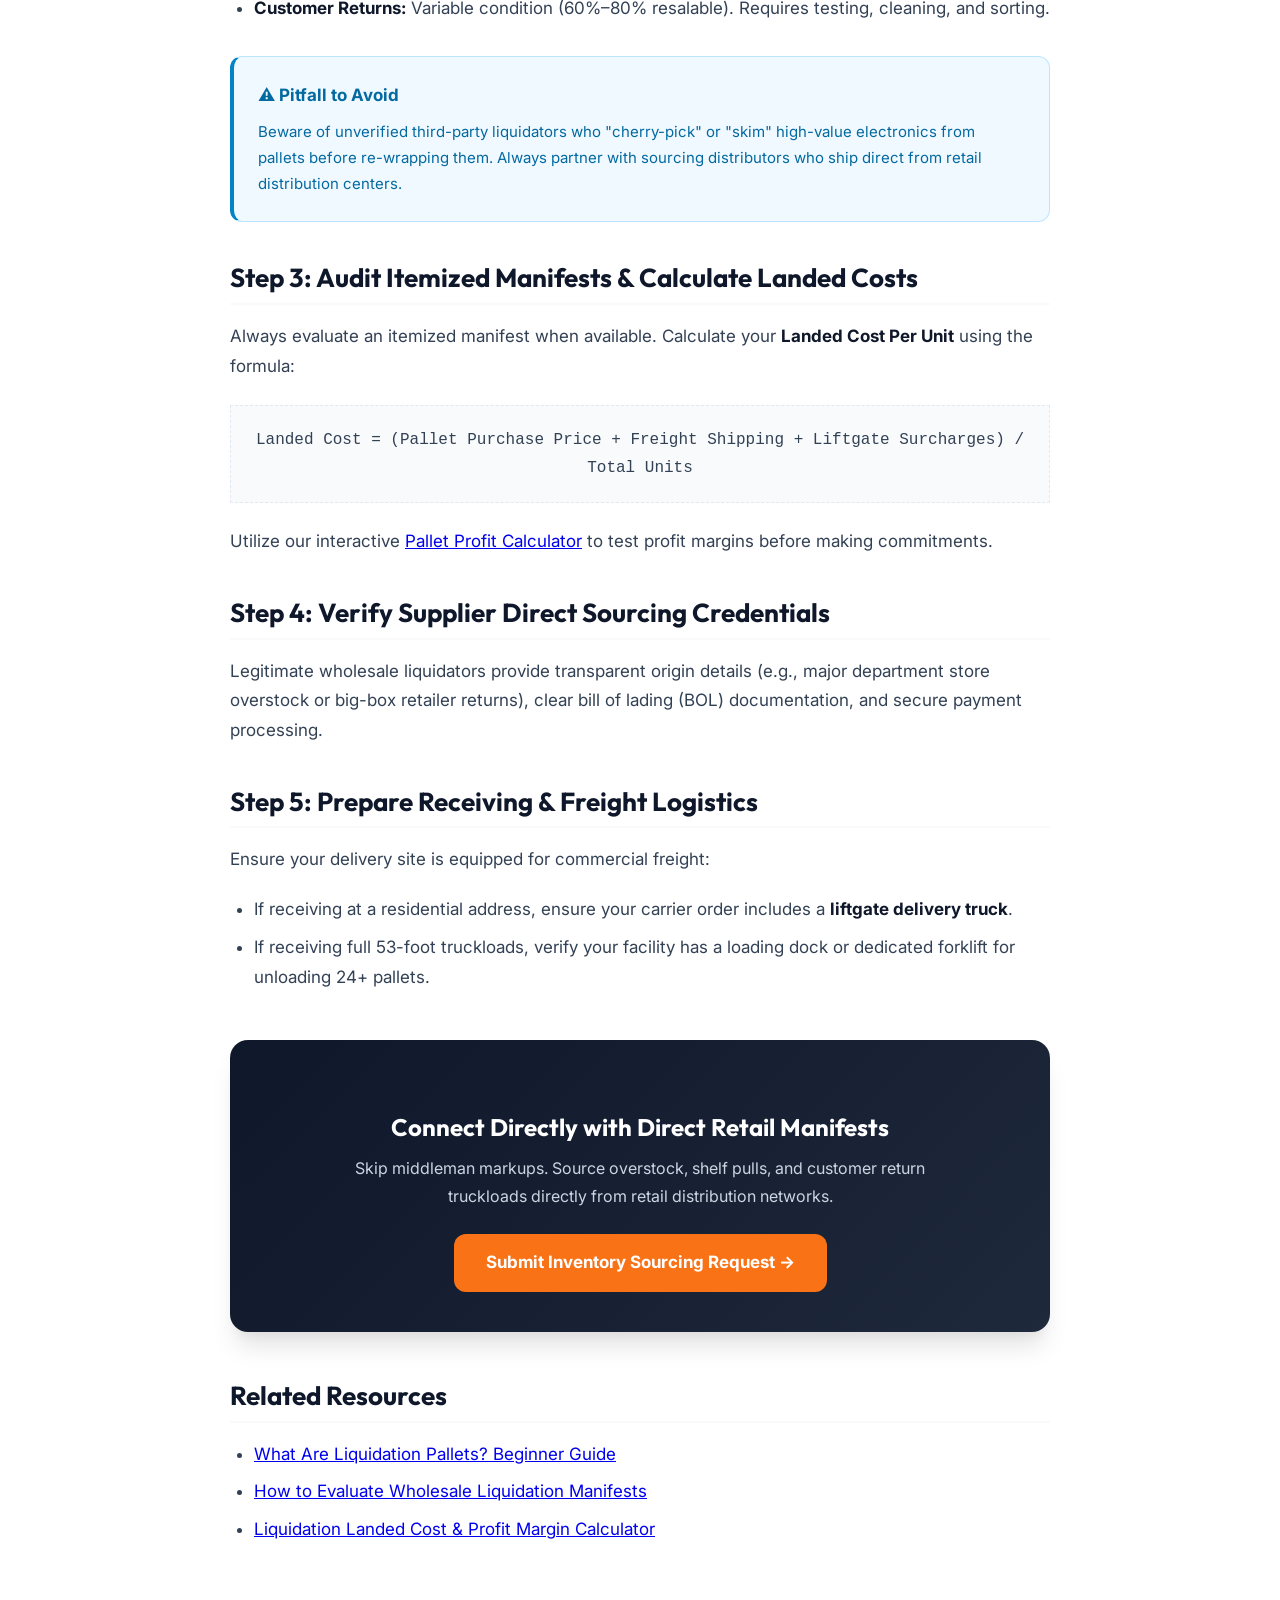
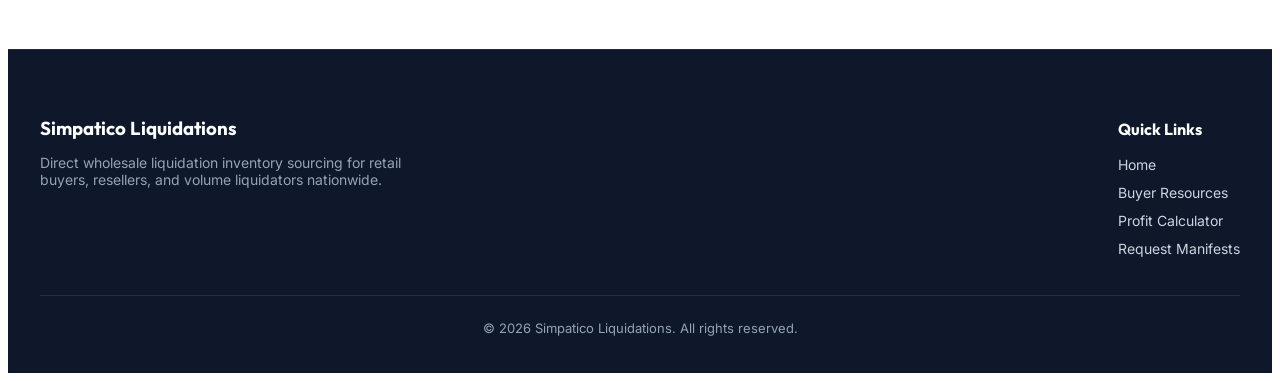
<file: src/main/resources/static/resources/buyer-guides/how-to-buy-liquidation-inventory.html>
<!DOCTYPE html>
<html lang="en">
<head>
  <meta charset="UTF-8">
  <meta name="viewport" content="width=device-width, initial-scale=1.0">
  <title>How to Buy Wholesale Liquidation Inventory Safely | Simpatico Liquidations</title>
  <meta name="description" content="Step-by-step roadmap for sourcing wholesale liquidation pallets and truckloads safely. Learn how to verify liquidation sources, check manifests, and avoid middleman markups.">
  <link rel="canonical" href="https://simpaticoliquidations.com/resources/buyer-guides/how-to-buy-liquidation-inventory.html">

  <!-- Open Graph / Social Media -->
  <meta property="og:title" content="How to Buy Wholesale Liquidation Inventory Safely">
  <meta property="og:description" content="Step-by-step buyer roadmap: verifying inventory sources, avoiding common middleman markups, checking manifests, and handling freight delivery.">
  <meta property="og:url" content="https://simpaticoliquidations.com/resources/buyer-guides/how-to-buy-liquidation-inventory.html">
  <meta property="og:type" content="article">
  <meta property="og:image" content="https://simpaticoliquidations.com/assets/warehouse-pallets.png">
  <meta property="og:site_name" content="Simpatico Liquidations">

  <!-- Twitter Cards -->
  <meta name="twitter:card" content="summary_large_image">
  <meta name="twitter:title" content="How to Buy Wholesale Liquidation Inventory Safely">
  <meta name="twitter:description" content="Step-by-step buyer roadmap: verifying inventory sources, avoiding common middleman markups, checking manifests, and handling freight delivery.">
  <meta name="twitter:image" content="https://simpaticoliquidations.com/assets/warehouse-pallets.png">

  <!-- Structured Data JSON-LD -->
  <script type="application/ld+json">
  {
    "@context": "https://schema.org",
    "@type": "Article",
    "headline": "How to Buy Wholesale Liquidation Inventory Safely",
    "description": "Step-by-step roadmap for sourcing wholesale liquidation pallets and truckloads safely. Learn how to verify liquidation sources, check manifests, and avoid middleman markups.",
    "author": {
      "@type": "Organization",
      "name": "Simpatico Account Logistics Team"
    },
    "publisher": {
      "@type": "Organization",
      "name": "Simpatico Liquidations",
      "logo": {
        "@type": "ImageObject",
        "url": "https://simpaticoliquidations.com/assets/warehouse-pallets.png"
      }
    },
    "datePublished": "2026-09-08",
    "dateModified": "2026-09-08"
  }
  </script>
  <script type="application/ld+json">
  {
    "@context": "https://schema.org",
    "@type": "BreadcrumbList",
    "itemListElement": [
      {
        "@type": "ListItem",
        "position": 1,
        "name": "Home",
        "item": "https://simpaticoliquidations.com/"
      },
      {
        "@type": "ListItem",
        "position": 2,
        "name": "Resources",
        "item": "https://simpaticoliquidations.com/resources/"
      },
      {
        "@type": "ListItem",
        "position": 3,
        "name": "How to Buy Liquidation Inventory",
        "item": "https://simpaticoliquidations.com/resources/buyer-guides/how-to-buy-liquidation-inventory.html"
      }
    ]
  }
  </script>

  <!-- Google Fonts & Stylesheet -->
  <link rel="preconnect" href="https://fonts.googleapis.com">
  <link rel="preconnect" href="https://fonts.gstatic.com" crossorigin>
  <link href="https://fonts.googleapis.com/css2?family=Inter:wght@300;400;500;600;700&family=Outfit:wght@400;500;600;700;800&display=swap" rel="stylesheet">
  <link rel="stylesheet" href="../../styles/main.css">
</head>
<body>

  <!-- Announcement Bar -->
  <div class="announcement-bar">
    <p>🚚 <strong>Direct Retail Manifest Access:</strong> Connect directly with verified liquidation sourcing. <a href="../../#register" class="announcement-link">Request Inventory List &rarr;</a></p>
  </div>

  <!-- Header -->
  <header class="main-header" id="main-header">
    <div class="header-container">
      <a href="../../" class="logo">
        <span class="logo-icon">📦</span>
        <span class="logo-text">Simpatico<span class="text-accent">Liquidations</span></span>
      </a>
      <nav class="main-nav" aria-label="Main Navigation">
        <ul role="list" class="nav-list">
          <li><a href="../../#why-us-section" class="nav-link">Why Choose Us</a></li>
          <li><a href="../../#truckloads-section" class="nav-link">Truckloads</a></li>
          <li><a href="/resources/" class="nav-link">Buyer Resources</a></li>
          <li><a href="/resources/tools/pallet-profit-calculator.html" class="nav-link">Profit Calculator</a></li>
          <li><a href="../../#faq-section" class="nav-link">FAQs</a></li>
        </ul>
      </nav>
      <div class="header-cta">
        <a href="../../#register" class="btn btn-header">Get Inventory List</a>
      </div>
    </div>
  </header>

  <!-- Main Article Content -->
  <main class="container" style="max-width: 900px; margin: 0 auto; padding: 2rem 1.5rem 5rem 1.5rem;">
    
    <!-- Breadcrumb Navigation -->
    <nav class="breadcrumb-nav" aria-label="Breadcrumb">
      <ol class="breadcrumb-list">
        <li class="breadcrumb-item"><a href="../../">Home</a></li>
        <li class="breadcrumb-separator">&rarr;</li>
        <li class="breadcrumb-item"><a href="/resources/">Resources</a></li>
        <li class="breadcrumb-separator">&rarr;</li>
        <li class="breadcrumb-item active" aria-current="page">How to Buy Liquidation Inventory</li>
      </ol>
    </nav>

    <!-- Article Header -->
    <header class="article-header">
      <span class="resource-badge">Buyer Guide</span>
      <h1 class="article-title">How to Buy Wholesale Liquidation Inventory Safely: A 5-Step Roadmap</h1>
      <div class="article-meta">
        <span>📅 Updated September 2026</span>
        <span>⏱️ 8 Min Read</span>
        <span>✍️ Simpatico Logistics Team</span>
      </div>
    </header>

    <!-- Article Content -->
    <article class="resource-content">
      
      <p>Entering the wholesale liquidation industry provides unprecedented margin opportunities for resellers, discount store owners, and e-commerce merchants. However, navigating bulk surplus sourcing requires structured due diligence to avoid predatory middleman markups, inaccurate manifests, or unexpected freight charges.</p>

      <!-- Table of Contents -->
      <div class="toc-box">
        <div class="toc-title">5-Step Buyer Roadmap:</div>
        <ul class="toc-list">
          <li><a href="#step-1">Step 1: Define Your Target Sales Channel & Storage Capacity</a></li>
          <li><a href="#step-2">Step 2: Choose the Right Liquidation Category & Condition</a></li>
          <li><a href="#step-3">Step 3: Audit Itemized Manifests & Calculate Landed Costs</a></li>
          <li><a href="#step-4">Step 4: Verify Supplier Direct Sourcing Credentials</a></li>
          <li><a href="#step-5">Step 5: Prepare Receiving & Freight Logistics</a></li>
        </ul>
      </div>

      <h2 id="step-1">Step 1: Define Your Target Sales Channel & Storage Capacity</h2>
      <p>Before placing an order, align your purchase with your secondary sales channel:</p>
      <ul>
        <li><strong>Amazon FBA & E-commerce:</strong> Requires pristine new-in-box (NIB) or overstock items with scanable UPC barcodes.</li>
        <li><strong>Discount Stores & Bin Stores:</strong> Can accommodate bulk unmanifested general merchandise and customer return pallets.</li>
        <li><strong>Flea Markets & Local Liquidation Outlets:</strong> Thrives on high-volume apparel, domestics, and small home goods.</li>
      </ul>

      <h2 id="step-2">Step 2: Choose the Right Liquidation Category & Condition</h2>
      <p>Match product category risks against your operational capabilities:</p>
      <ul>
        <li><strong>Overstock / Case Pack:</strong> Factory sealed, pristine retail packaging. Minimal labor, highest resale speed.</li>
        <li><strong>Store Stock / Shelf-Pulls:</strong> Minor packaging wear or clearance price tags. High yield (90%+ resalable).</li>
        <li><strong>Customer Returns:</strong> Variable condition (60%–80% resalable). Requires testing, cleaning, and sorting.</li>
      </ul>

      <!-- Expert Callout -->
      <div class="expert-callout">
        <div class="callout-title">⚠️ Pitfall to Avoid</div>
        <p style="margin: 0; font-size: 0.9375rem; color: #0369a1;">Beware of unverified third-party liquidators who "cherry-pick" or "skim" high-value electronics from pallets before re-wrapping them. Always partner with sourcing distributors who ship direct from retail distribution centers.</p>
      </div>

      <h2 id="step-3">Step 3: Audit Itemized Manifests & Calculate Landed Costs</h2>
      <p>Always evaluate an itemized manifest when available. Calculate your <strong>Landed Cost Per Unit</strong> using the formula:</p>
      <div style="background-color: var(--color-bg-light); border: 1px dashed var(--color-border); padding: 1.25rem; text-align: center; font-family: monospace; font-size: 1rem; margin: 1.5rem 0;">
        Landed Cost = (Pallet Purchase Price + Freight Shipping + Liftgate Surcharges) / Total Units
      </div>
      <p>Utilize our interactive <a href="/resources/tools/pallet-profit-calculator.html">Pallet Profit Calculator</a> to test profit margins before making commitments.</p>

      <h2 id="step-4">Step 4: Verify Supplier Direct Sourcing Credentials</h2>
      <p>Legitimate wholesale liquidators provide transparent origin details (e.g., major department store overstock or big-box retailer returns), clear bill of lading (BOL) documentation, and secure payment processing.</p>

      <h2 id="step-5">Step 5: Prepare Receiving & Freight Logistics</h2>
      <p>Ensure your delivery site is equipped for commercial freight:</p>
      <ul>
        <li>If receiving at a residential address, ensure your carrier order includes a <strong>liftgate delivery truck</strong>.</li>
        <li>If receiving full 53-foot truckloads, verify your facility has a loading dock or dedicated forklift for unloading 24+ pallets.</li>
      </ul>

      <!-- Contextual CTA Card -->
      <section class="content-cta-card">
        <h3>Connect Directly with Direct Retail Manifests</h3>
        <p>Skip middleman markups. Source overstock, shelf pulls, and customer return truckloads directly from retail distribution networks.</p>
        <a href="../../#register" class="btn-cta">Submit Inventory Sourcing Request &rarr;</a>
      </section>

      <h2>Related Resources</h2>
      <ul>
        <li><a href="/resources/buyer-guides/what-are-liquidation-pallets.html">What Are Liquidation Pallets? Beginner Guide</a></li>
        <li><a href="/resources/buyer-guides/evaluating-liquidation-manifests.html">How to Evaluate Wholesale Liquidation Manifests</a></li>
        <li><a href="/resources/tools/pallet-profit-calculator.html">Liquidation Landed Cost & Profit Margin Calculator</a></li>
      </ul>

    </article>
  </main>

  <!-- Footer -->
  <footer class="main-footer" style="background-color: var(--color-primary-dark); color: #94a3b8; padding: 3rem 1.5rem 1.5rem 1.5rem;">
    <div style="max-width: 1200px; margin: 0 auto; display: flex; flex-wrap: wrap; justify-content: space-between; gap: 2rem; border-bottom: 1px solid rgba(255,255,255,0.1); padding-bottom: 2rem;">
      <div>
        <h3 style="color: #ffffff; margin-bottom: 0.75rem;">Simpatico Liquidations</h3>
        <p style="font-size: 0.875rem; max-width: 400px;">Direct wholesale liquidation inventory sourcing for retail buyers, resellers, and volume liquidators nationwide.</p>
      </div>
      <div>
        <h4 style="color: #ffffff; margin-bottom: 0.75rem;">Quick Links</h4>
        <ul style="list-style: none; padding: 0; margin: 0; font-size: 0.875rem; line-height: 2;">
          <li><a href="../../" style="color: #cbd5e1; text-decoration: none;">Home</a></li>
          <li><a href="/resources/" style="color: #cbd5e1; text-decoration: none;">Buyer Resources</a></li>
          <li><a href="/resources/tools/pallet-profit-calculator.html" style="color: #cbd5e1; text-decoration: none;">Profit Calculator</a></li>
          <li><a href="../../#register" style="color: #cbd5e1; text-decoration: none;">Request Manifests</a></li>
        </ul>
      </div>
    </div>
    <div style="max-width: 1200px; margin: 1.5rem auto 0 auto; text-align: center; font-size: 0.8125rem;">
      <p>&copy; 2026 Simpatico Liquidations. All rights reserved.</p>
    </div>
  </footer>

  <script src="../../js/analytics.js"></script>
</body>
</html>
</file>
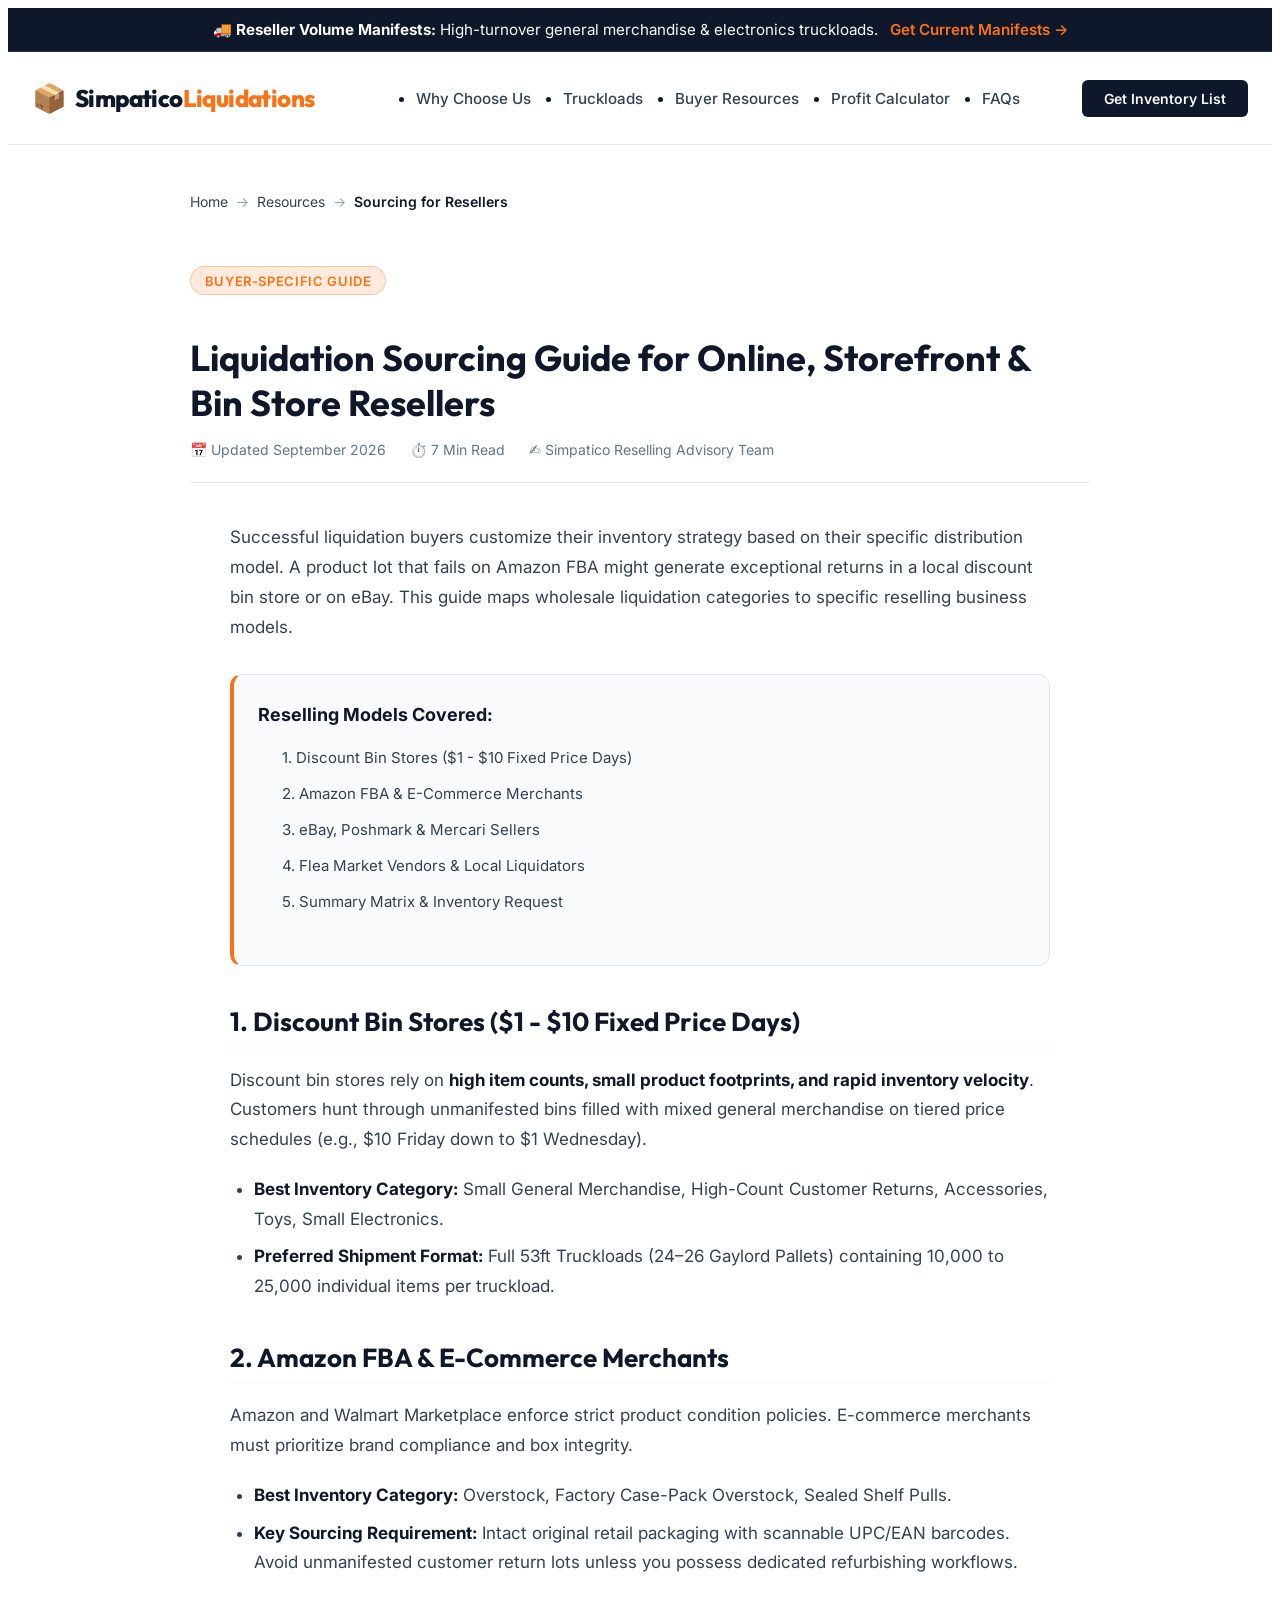
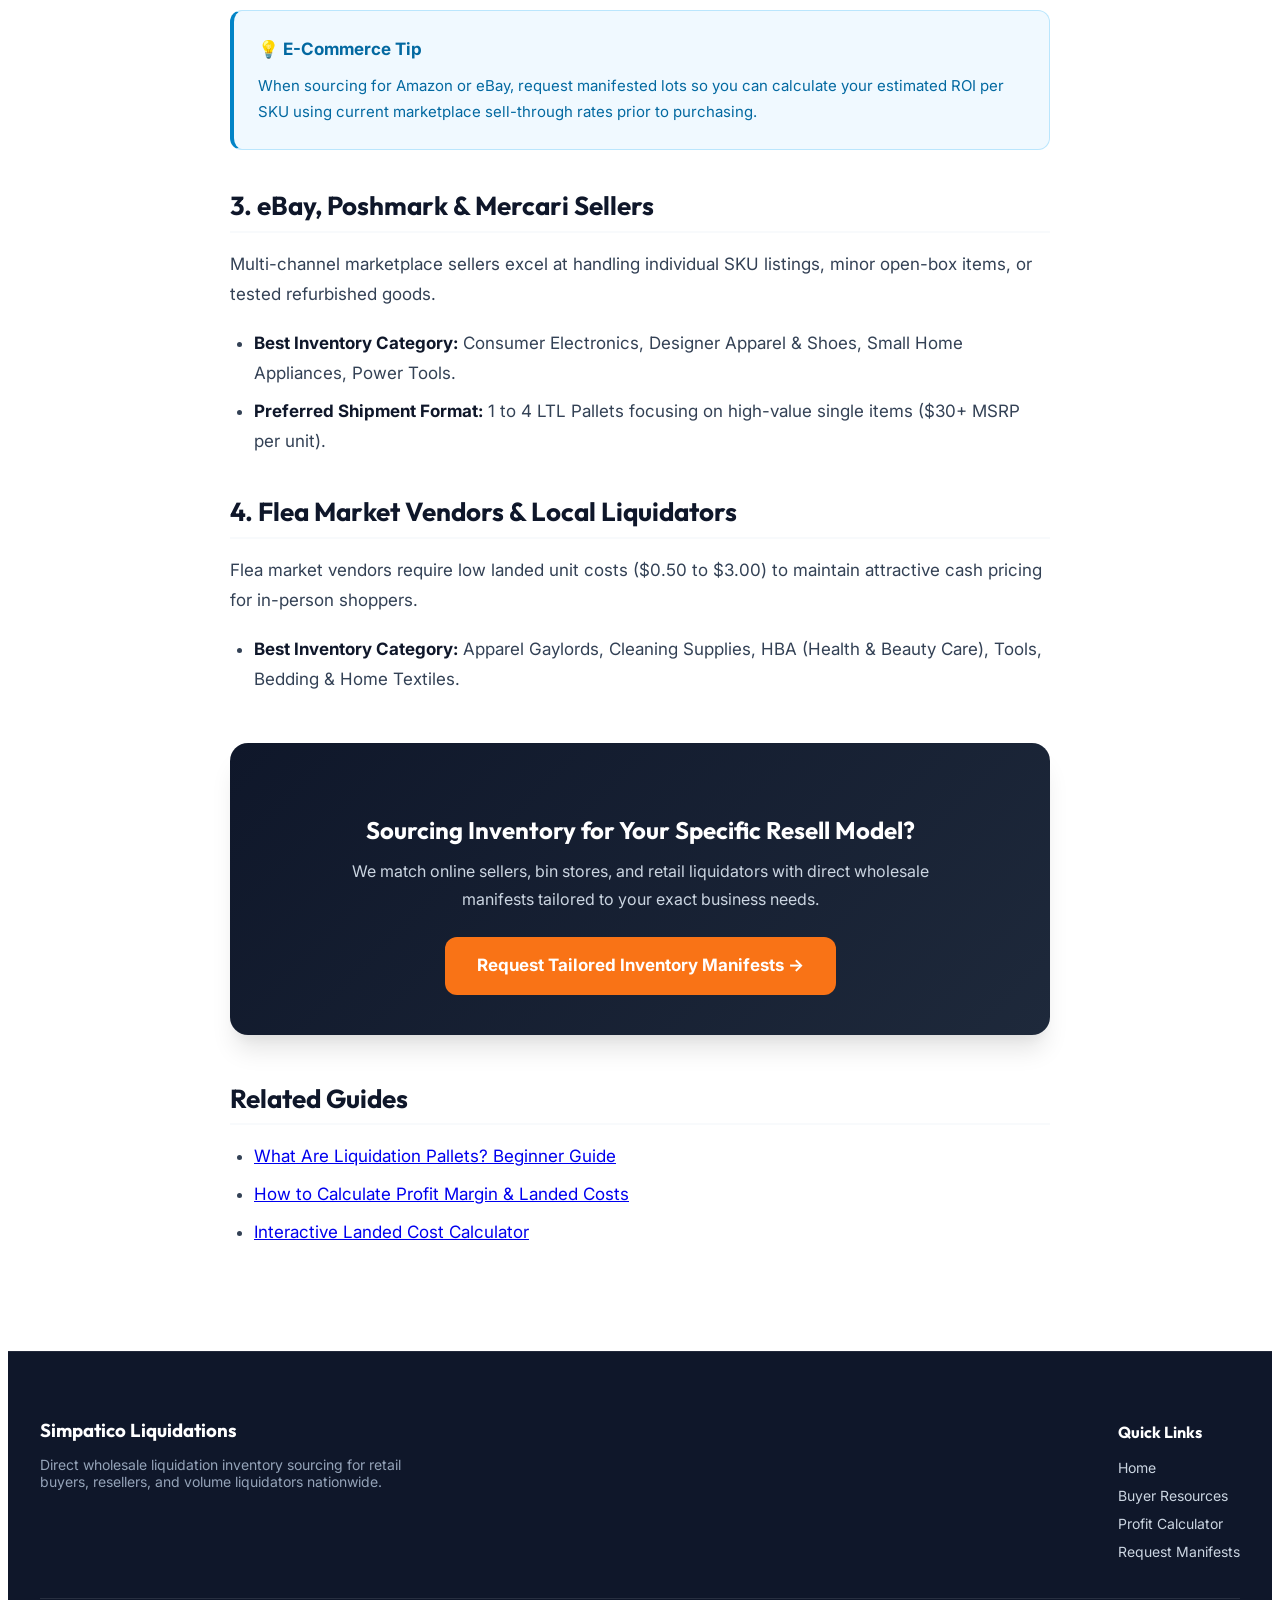
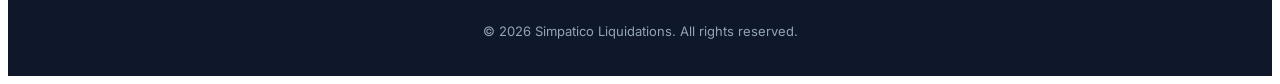
<file: src/main/resources/static/resources/buyer-guides/liquidation-inventory-for-resellers.html>
<!DOCTYPE html>
<html lang="en">
<head>
  <meta charset="UTF-8">
  <meta name="viewport" content="width=device-width, initial-scale=1.0">
  <title>Liquidation Inventory Sourcing for Online & Bin Store Resellers | Simpatico Liquidations</title>
  <meta name="description" content="Tailored liquidation inventory sourcing guide for Amazon FBA sellers, eBay merchants, flea market vendors, and discount bin store retail operators.">
  <link rel="canonical" href="https://simpaticoliquidations.com/resources/buyer-guides/liquidation-inventory-for-resellers.html">

  <!-- Open Graph / Social Media -->
  <meta property="og:title" content="Liquidation Inventory Sourcing for Online & Bin Store Resellers">
  <meta property="og:description" content="Sourcing tactics by buyer type: Amazon, eBay, Bin Stores, and Flea Markets. Optimize inventory selection for maximum resale turnover.">
  <meta property="og:url" content="https://simpaticoliquidations.com/resources/buyer-guides/liquidation-inventory-for-resellers.html">
  <meta property="og:type" content="article">
  <meta property="og:image" content="https://simpaticoliquidations.com/assets/warehouse-pallets.png">
  <meta property="og:site_name" content="Simpatico Liquidations">

  <!-- Twitter Cards -->
  <meta name="twitter:card" content="summary_large_image">
  <meta name="twitter:title" content="Liquidation Sourcing for Resellers">
  <meta name="twitter:description" content="Sourcing tactics by buyer type: Amazon, eBay, Bin Stores, and Flea Markets. Optimize inventory selection for maximum resale turnover.">
  <meta name="twitter:image" content="https://simpaticoliquidations.com/assets/warehouse-pallets.png">

  <!-- Structured Data JSON-LD -->
  <script type="application/ld+json">
  {
    "@context": "https://schema.org",
    "@type": "Article",
    "headline": "Liquidation Inventory Sourcing for Online & Bin Store Resellers",
    "description": "Tailored liquidation inventory sourcing guide for Amazon FBA sellers, eBay merchants, flea market vendors, and discount bin store retail operators.",
    "author": {
      "@type": "Organization",
      "name": "Simpatico Reselling Advisory Team"
    },
    "publisher": {
      "@type": "Organization",
      "name": "Simpatico Liquidations",
      "logo": {
        "@type": "ImageObject",
        "url": "https://simpaticoliquidations.com/assets/warehouse-pallets.png"
      }
    },
    "datePublished": "2026-09-08",
    "dateModified": "2026-09-08"
  }
  </script>
  <script type="application/ld+json">
  {
    "@context": "https://schema.org",
    "@type": "BreadcrumbList",
    "itemListElement": [
      {
        "@type": "ListItem",
        "position": 1,
        "name": "Home",
        "item": "https://simpaticoliquidations.com/"
      },
      {
        "@type": "ListItem",
        "position": 2,
        "name": "Resources",
        "item": "https://simpaticoliquidations.com/resources/"
      },
      {
        "@type": "ListItem",
        "position": 3,
        "name": "Sourcing for Resellers",
        "item": "https://simpaticoliquidations.com/resources/buyer-guides/liquidation-inventory-for-resellers.html"
      }
    ]
  }
  </script>

  <!-- Google Fonts & Stylesheet -->
  <link rel="preconnect" href="https://fonts.googleapis.com">
  <link rel="preconnect" href="https://fonts.gstatic.com" crossorigin>
  <link href="https://fonts.googleapis.com/css2?family=Inter:wght@300;400;500;600;700&family=Outfit:wght@400;500;600;700;800&display=swap" rel="stylesheet">
  <link rel="stylesheet" href="../../styles/main.css">
</head>
<body>

  <!-- Announcement Bar -->
  <div class="announcement-bar">
    <p>🚚 <strong>Reseller Volume Manifests:</strong> High-turnover general merchandise & electronics truckloads. <a href="../../#register" class="announcement-link">Get Current Manifests &rarr;</a></p>
  </div>

  <!-- Header -->
  <header class="main-header" id="main-header">
    <div class="header-container">
      <a href="../../" class="logo">
        <span class="logo-icon">📦</span>
        <span class="logo-text">Simpatico<span class="text-accent">Liquidations</span></span>
      </a>
      <nav class="main-nav" aria-label="Main Navigation">
        <ul role="list" class="nav-list">
          <li><a href="../../#why-us-section" class="nav-link">Why Choose Us</a></li>
          <li><a href="../../#truckloads-section" class="nav-link">Truckloads</a></li>
          <li><a href="/resources/" class="nav-link">Buyer Resources</a></li>
          <li><a href="/resources/tools/pallet-profit-calculator.html" class="nav-link">Profit Calculator</a></li>
          <li><a href="../../#faq-section" class="nav-link">FAQs</a></li>
        </ul>
      </nav>
      <div class="header-cta">
        <a href="../../#register" class="btn btn-header">Get Inventory List</a>
      </div>
    </div>
  </header>

  <!-- Main Article Content -->
  <main class="container" style="max-width: 900px; margin: 0 auto; padding: 2rem 1.5rem 5rem 1.5rem;">
    
    <!-- Breadcrumb Navigation -->
    <nav class="breadcrumb-nav" aria-label="Breadcrumb">
      <ol class="breadcrumb-list">
        <li class="breadcrumb-item"><a href="../../">Home</a></li>
        <li class="breadcrumb-separator">&rarr;</li>
        <li class="breadcrumb-item"><a href="/resources/">Resources</a></li>
        <li class="breadcrumb-separator">&rarr;</li>
        <li class="breadcrumb-item active" aria-current="page">Sourcing for Resellers</li>
      </ol>
    </nav>

    <!-- Article Header -->
    <header class="article-header">
      <span class="resource-badge">Buyer-Specific Guide</span>
      <h1 class="article-title">Liquidation Sourcing Guide for Online, Storefront & Bin Store Resellers</h1>
      <div class="article-meta">
        <span>📅 Updated September 2026</span>
        <span>⏱️ 7 Min Read</span>
        <span>✍️ Simpatico Reselling Advisory Team</span>
      </div>
    </header>

    <!-- Article Content -->
    <article class="resource-content">
      
      <p>Successful liquidation buyers customize their inventory strategy based on their specific distribution model. A product lot that fails on Amazon FBA might generate exceptional returns in a local discount bin store or on eBay. This guide maps wholesale liquidation categories to specific reselling business models.</p>

      <!-- Table of Contents -->
      <div class="toc-box">
        <div class="toc-title">Reselling Models Covered:</div>
        <ul class="toc-list">
          <li><a href="#bin-stores">1. Discount Bin Stores ($1 - $10 Fixed Price Days)</a></li>
          <li><a href="#amazon-fba">2. Amazon FBA & E-Commerce Merchants</a></li>
          <li><a href="#ebay-poshmark">3. eBay, Poshmark & Mercari Sellers</a></li>
          <li><a href="#flea-markets">4. Flea Market Vendors & Local Liquidators</a></li>
          <li><a href="#sourcing-summary">5. Summary Matrix & Inventory Request</a></li>
        </ul>
      </div>

      <h2 id="bin-stores">1. Discount Bin Stores ($1 - $10 Fixed Price Days)</h2>
      <p>Discount bin stores rely on <strong>high item counts, small product footprints, and rapid inventory velocity</strong>. Customers hunt through unmanifested bins filled with mixed general merchandise on tiered price schedules (e.g., $10 Friday down to $1 Wednesday).</p>
      <ul>
        <li><strong>Best Inventory Category:</strong> Small General Merchandise, High-Count Customer Returns, Accessories, Toys, Small Electronics.</li>
        <li><strong>Preferred Shipment Format:</strong> Full 53ft Truckloads (24–26 Gaylord Pallets) containing 10,000 to 25,000 individual items per truckload.</li>
      </ul>

      <h2 id="amazon-fba">2. Amazon FBA & E-Commerce Merchants</h2>
      <p>Amazon and Walmart Marketplace enforce strict product condition policies. E-commerce merchants must prioritize brand compliance and box integrity.</p>
      <ul>
        <li><strong>Best Inventory Category:</strong> Overstock, Factory Case-Pack Overstock, Sealed Shelf Pulls.</li>
        <li><strong>Key Sourcing Requirement:</strong> Intact original retail packaging with scannable UPC/EAN barcodes. Avoid unmanifested customer return lots unless you possess dedicated refurbishing workflows.</li>
      </ul>

      <!-- Expert Callout -->
      <div class="expert-callout">
        <div class="callout-title">💡 E-Commerce Tip</div>
        <p style="margin: 0; font-size: 0.9375rem; color: #0369a1;">When sourcing for Amazon or eBay, request manifested lots so you can calculate your estimated ROI per SKU using current marketplace sell-through rates prior to purchasing.</p>
      </div>

      <h2 id="ebay-poshmark">3. eBay, Poshmark & Mercari Sellers</h2>
      <p>Multi-channel marketplace sellers excel at handling individual SKU listings, minor open-box items, or tested refurbished goods.</p>
      <ul>
        <li><strong>Best Inventory Category:</strong> Consumer Electronics, Designer Apparel & Shoes, Small Home Appliances, Power Tools.</li>
        <li><strong>Preferred Shipment Format:</strong> 1 to 4 LTL Pallets focusing on high-value single items ($30+ MSRP per unit).</li>
      </ul>

      <h2 id="flea-markets">4. Flea Market Vendors & Local Liquidators</h2>
      <p>Flea market vendors require low landed unit costs ($0.50 to $3.00) to maintain attractive cash pricing for in-person shoppers.</p>
      <ul>
        <li><strong>Best Inventory Category:</strong> Apparel Gaylords, Cleaning Supplies, HBA (Health & Beauty Care), Tools, Bedding & Home Textiles.</li>
      </ul>

      <!-- Contextual CTA Card -->
      <section class="content-cta-card">
        <h3>Sourcing Inventory for Your Specific Resell Model?</h3>
        <p>We match online sellers, bin stores, and retail liquidators with direct wholesale manifests tailored to your exact business needs.</p>
        <a href="../../#register" class="btn-cta">Request Tailored Inventory Manifests &rarr;</a>
      </section>

      <h2>Related Guides</h2>
      <ul>
        <li><a href="/resources/buyer-guides/what-are-liquidation-pallets.html">What Are Liquidation Pallets? Beginner Guide</a></li>
        <li><a href="/resources/buyer-guides/calculating-pallet-profitability.html">How to Calculate Profit Margin & Landed Costs</a></li>
        <li><a href="/resources/tools/pallet-profit-calculator.html">Interactive Landed Cost Calculator</a></li>
      </ul>

    </article>
  </main>

  <!-- Footer -->
  <footer class="main-footer" style="background-color: var(--color-primary-dark); color: #94a3b8; padding: 3rem 1.5rem 1.5rem 1.5rem;">
    <div style="max-width: 1200px; margin: 0 auto; display: flex; flex-wrap: wrap; justify-content: space-between; gap: 2rem; border-bottom: 1px solid rgba(255,255,255,0.1); padding-bottom: 2rem;">
      <div>
        <h3 style="color: #ffffff; margin-bottom: 0.75rem;">Simpatico Liquidations</h3>
        <p style="font-size: 0.875rem; max-width: 400px;">Direct wholesale liquidation inventory sourcing for retail buyers, resellers, and volume liquidators nationwide.</p>
      </div>
      <div>
        <h4 style="color: #ffffff; margin-bottom: 0.75rem;">Quick Links</h4>
        <ul style="list-style: none; padding: 0; margin: 0; font-size: 0.875rem; line-height: 2;">
          <li><a href="../../" style="color: #cbd5e1; text-decoration: none;">Home</a></li>
          <li><a href="/resources/" style="color: #cbd5e1; text-decoration: none;">Buyer Resources</a></li>
          <li><a href="/resources/tools/pallet-profit-calculator.html" style="color: #cbd5e1; text-decoration: none;">Profit Calculator</a></li>
          <li><a href="../../#register" style="color: #cbd5e1; text-decoration: none;">Request Manifests</a></li>
        </ul>
      </div>
    </div>
    <div style="max-width: 1200px; margin: 1.5rem auto 0 auto; text-align: center; font-size: 0.8125rem;">
      <p>&copy; 2026 Simpatico Liquidations. All rights reserved.</p>
    </div>
  </footer>

  <script src="../../js/analytics.js"></script>
</body>
</html>
</file>
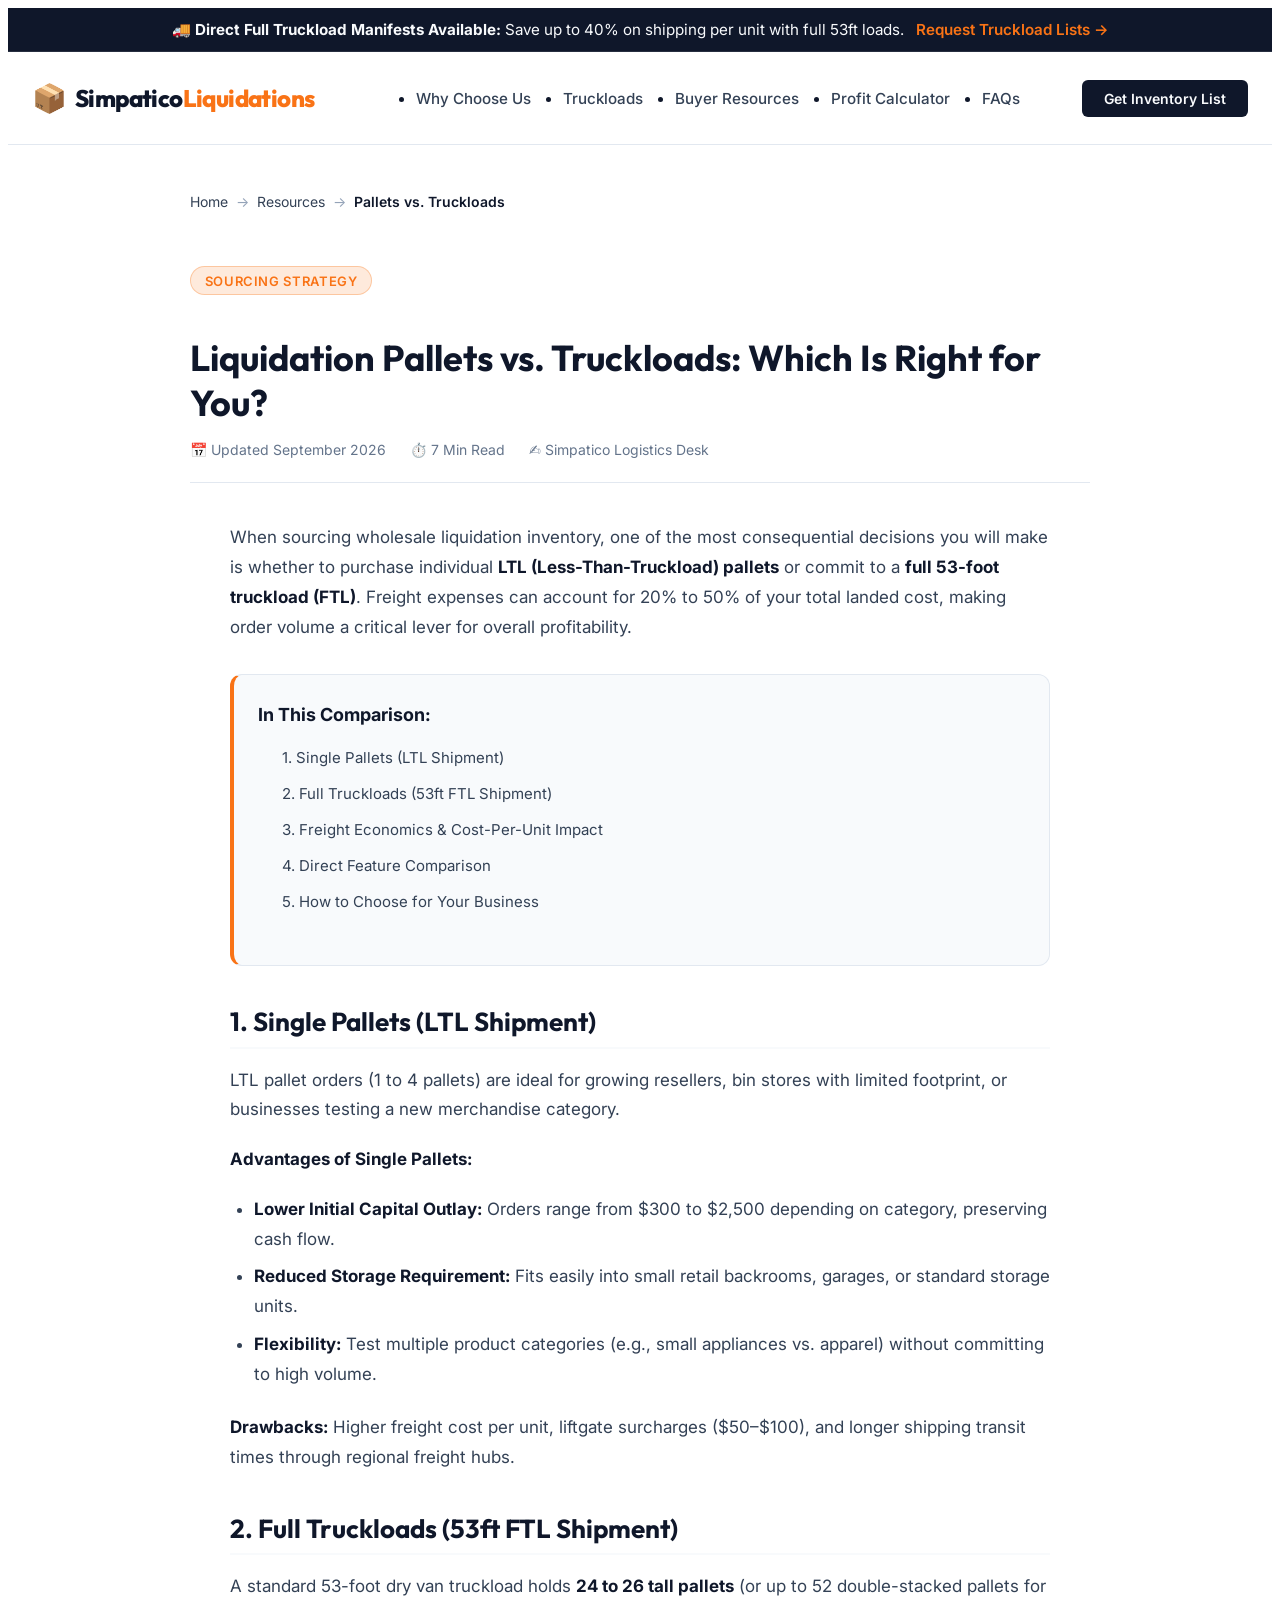
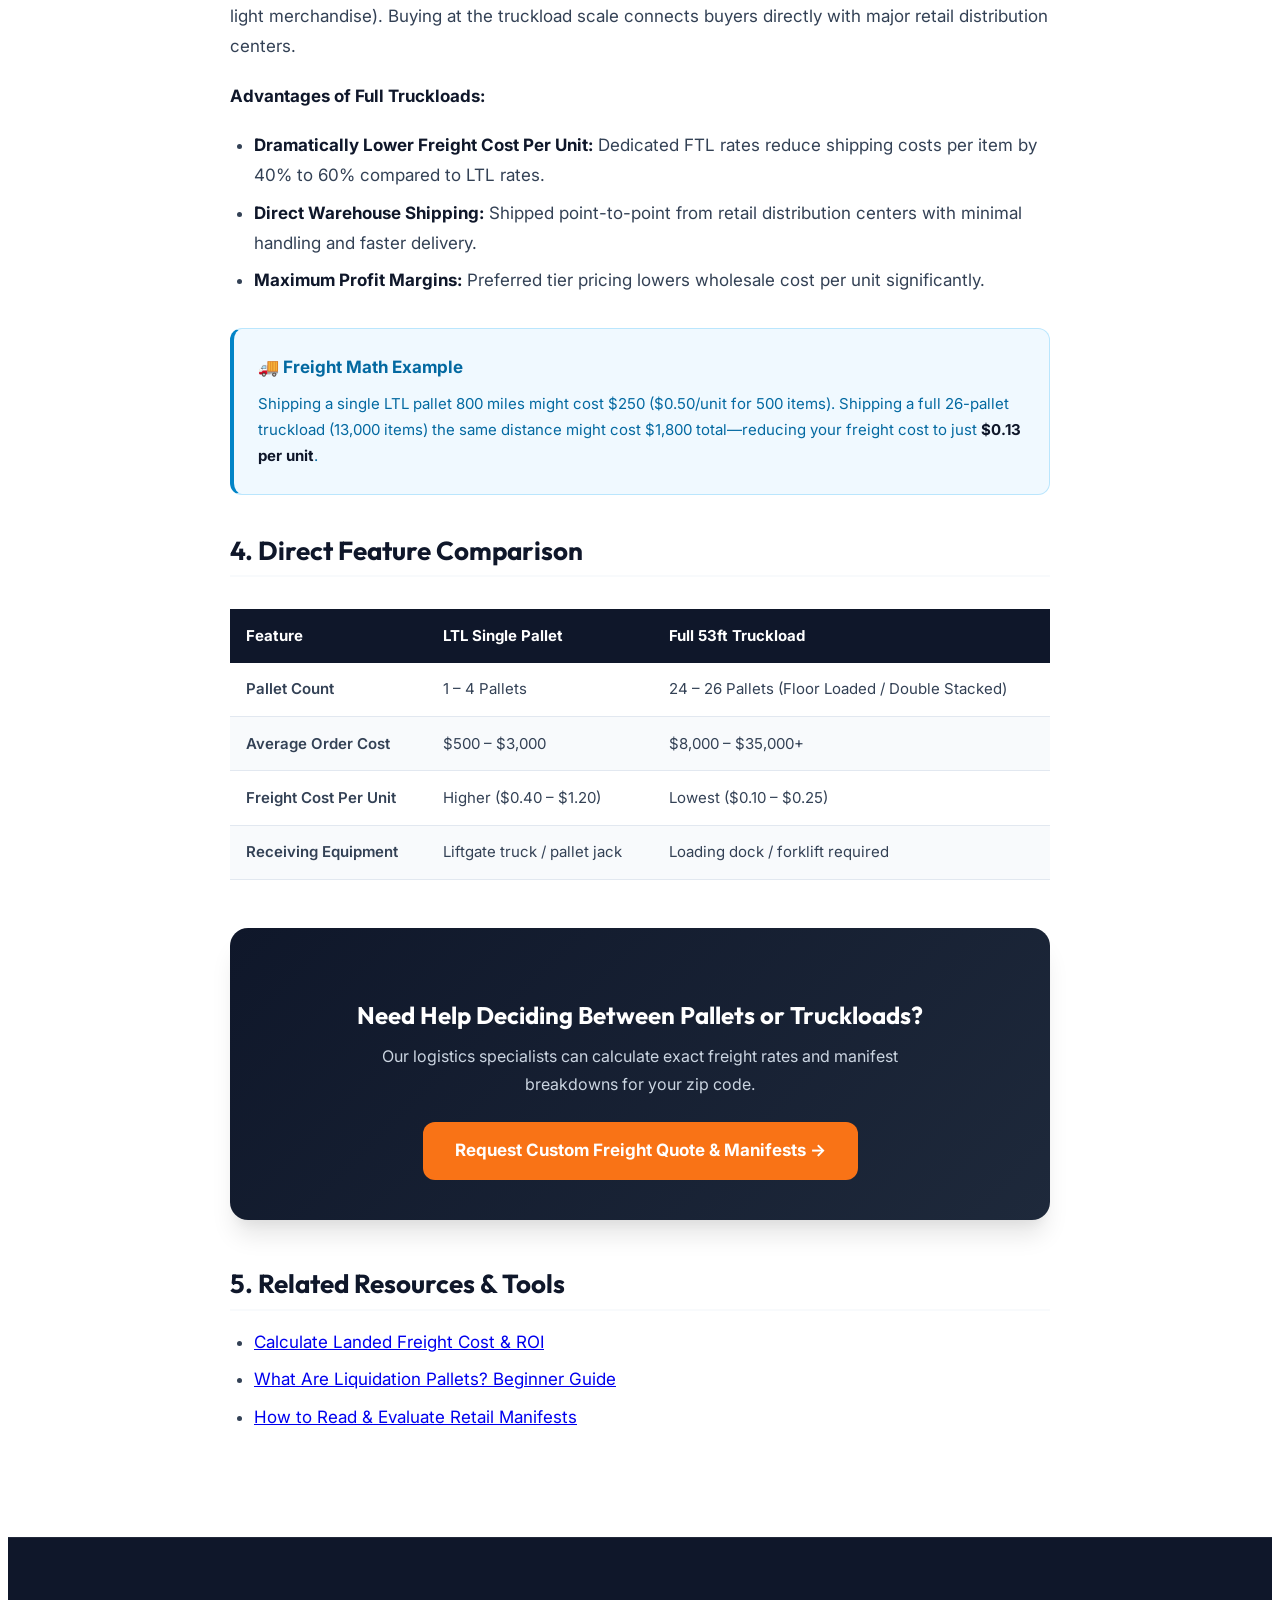
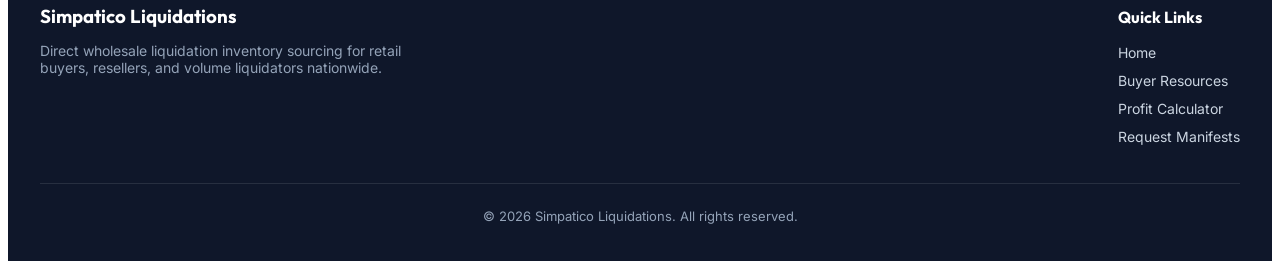
<file: src/main/resources/static/resources/buyer-guides/liquidation-pallets-vs-truckloads.html>
<!DOCTYPE html>
<html lang="en">
<head>
  <meta charset="UTF-8">
  <meta name="viewport" content="width=device-width, initial-scale=1.0">
  <title>Liquidation Pallets vs. Truckloads: Cost & Logistics Comparison | Simpatico Liquidations</title>
  <meta name="description" content="Compare LTL single-pallet purchases against full 53-foot liquidation truckload shipments. Analyze freight costs, cost-per-unit, storage needs, and profit margins.">
  <link rel="canonical" href="https://simpaticoliquidations.com/resources/buyer-guides/liquidation-pallets-vs-truckloads.html">

  <!-- Open Graph / Social Media -->
  <meta property="og:title" content="Liquidation Pallets vs. Truckloads: Which Is Right for You?">
  <meta property="og:description" content="Detailed guide comparing LTL single pallet orders versus full truckloads. Freight economics, inventory volume, and ROI analysis.">
  <meta property="og:url" content="https://simpaticoliquidations.com/resources/buyer-guides/liquidation-pallets-vs-truckloads.html">
  <meta property="og:type" content="article">
  <meta property="og:image" content="https://simpaticoliquidations.com/assets/warehouse-pallets.png">
  <meta property="og:site_name" content="Simpatico Liquidations">

  <!-- Twitter Cards -->
  <meta name="twitter:card" content="summary_large_image">
  <meta name="twitter:title" content="Liquidation Pallets vs. Truckloads Comparison">
  <meta name="twitter:description" content="Detailed guide comparing LTL single pallet orders versus full truckloads. Freight economics, inventory volume, and ROI analysis.">
  <meta name="twitter:image" content="https://simpaticoliquidations.com/assets/warehouse-pallets.png">

  <!-- Structured Data JSON-LD -->
  <script type="application/ld+json">
  {
    "@context": "https://schema.org",
    "@type": "Article",
    "headline": "Liquidation Pallets vs. Truckloads: Cost & Logistics Comparison",
    "description": "Compare LTL single-pallet purchases against full 53-foot liquidation truckload shipments. Analyze freight costs, cost-per-unit, storage needs, and profit margins.",
    "author": {
      "@type": "Organization",
      "name": "Simpatico Liquidations Logistics Desk"
    },
    "publisher": {
      "@type": "Organization",
      "name": "Simpatico Liquidations",
      "logo": {
        "@type": "ImageObject",
        "url": "https://simpaticoliquidations.com/assets/warehouse-pallets.png"
      }
    },
    "datePublished": "2026-09-08",
    "dateModified": "2026-09-08"
  }
  </script>
  <script type="application/ld+json">
  {
    "@context": "https://schema.org",
    "@type": "BreadcrumbList",
    "itemListElement": [
      {
        "@type": "ListItem",
        "position": 1,
        "name": "Home",
        "item": "https://simpaticoliquidations.com/"
      },
      {
        "@type": "ListItem",
        "position": 2,
        "name": "Resources",
        "item": "https://simpaticoliquidations.com/resources/"
      },
      {
        "@type": "ListItem",
        "position": 3,
        "name": "Pallets vs. Truckloads",
        "item": "https://simpaticoliquidations.com/resources/buyer-guides/liquidation-pallets-vs-truckloads.html"
      }
    ]
  }
  </script>

  <!-- Google Fonts & Stylesheet -->
  <link rel="preconnect" href="https://fonts.googleapis.com">
  <link rel="preconnect" href="https://fonts.gstatic.com" crossorigin>
  <link href="https://fonts.googleapis.com/css2?family=Inter:wght@300;400;500;600;700&family=Outfit:wght@400;500;600;700;800&display=swap" rel="stylesheet">
  <link rel="stylesheet" href="../../styles/main.css">
</head>
<body>

  <!-- Announcement Bar -->
  <div class="announcement-bar">
    <p>🚚 <strong>Direct Full Truckload Manifests Available:</strong> Save up to 40% on shipping per unit with full 53ft loads. <a href="../../#register" class="announcement-link">Request Truckload Lists &rarr;</a></p>
  </div>

  <!-- Header -->
  <header class="main-header" id="main-header">
    <div class="header-container">
      <a href="../../" class="logo">
        <span class="logo-icon">📦</span>
        <span class="logo-text">Simpatico<span class="text-accent">Liquidations</span></span>
      </a>
      <nav class="main-nav" aria-label="Main Navigation">
        <ul role="list" class="nav-list">
          <li><a href="../../#why-us-section" class="nav-link">Why Choose Us</a></li>
          <li><a href="../../#truckloads-section" class="nav-link">Truckloads</a></li>
          <li><a href="/resources/" class="nav-link">Buyer Resources</a></li>
          <li><a href="/resources/tools/pallet-profit-calculator.html" class="nav-link">Profit Calculator</a></li>
          <li><a href="../../#faq-section" class="nav-link">FAQs</a></li>
        </ul>
      </nav>
      <div class="header-cta">
        <a href="../../#register" class="btn btn-header">Get Inventory List</a>
      </div>
    </div>
  </header>

  <!-- Main Content Container -->
  <main class="container" style="max-width: 900px; margin: 0 auto; padding: 2rem 1.5rem 5rem 1.5rem;">
    
    <!-- Breadcrumb Navigation -->
    <nav class="breadcrumb-nav" aria-label="Breadcrumb">
      <ol class="breadcrumb-list">
        <li class="breadcrumb-item"><a href="../../">Home</a></li>
        <li class="breadcrumb-separator">&rarr;</li>
        <li class="breadcrumb-item"><a href="/resources/">Resources</a></li>
        <li class="breadcrumb-separator">&rarr;</li>
        <li class="breadcrumb-item active" aria-current="page">Pallets vs. Truckloads</li>
      </ol>
    </nav>

    <!-- Article Header -->
    <header class="article-header">
      <span class="resource-badge">Sourcing Strategy</span>
      <h1 class="article-title">Liquidation Pallets vs. Truckloads: Which Is Right for You?</h1>
      <div class="article-meta">
        <span>📅 Updated September 2026</span>
        <span>⏱️ 7 Min Read</span>
        <span>✍️ Simpatico Logistics Desk</span>
      </div>
    </header>

    <!-- Article Content -->
    <article class="resource-content">
      
      <p>When sourcing wholesale liquidation inventory, one of the most consequential decisions you will make is whether to purchase individual <strong>LTL (Less-Than-Truckload) pallets</strong> or commit to a <strong>full 53-foot truckload (FTL)</strong>. Freight expenses can account for 20% to 50% of your total landed cost, making order volume a critical lever for overall profitability.</p>

      <!-- Table of Contents -->
      <div class="toc-box">
        <div class="toc-title">In This Comparison:</div>
        <ul class="toc-list">
          <li><a href="#single-pallets">1. Single Pallets (LTL Shipment)</a></li>
          <li><a href="#full-truckloads">2. Full Truckloads (53ft FTL Shipment)</a></li>
          <li><a href="#freight-breakdown">3. Freight Economics & Cost-Per-Unit Impact</a></li>
          <li><a href="#comparison-table">4. Direct Feature Comparison</a></li>
          <li><a href="#decision-matrix">5. How to Choose for Your Business</a></li>
        </ul>
      </div>

      <h2 id="single-pallets">1. Single Pallets (LTL Shipment)</h2>
      <p>LTL pallet orders (1 to 4 pallets) are ideal for growing resellers, bin stores with limited footprint, or businesses testing a new merchandise category.</p>
      
      <p><strong>Advantages of Single Pallets:</strong></p>
      <ul>
        <li><strong>Lower Initial Capital Outlay:</strong> Orders range from $300 to $2,500 depending on category, preserving cash flow.</li>
        <li><strong>Reduced Storage Requirement:</strong> Fits easily into small retail backrooms, garages, or standard storage units.</li>
        <li><strong>Flexibility:</strong> Test multiple product categories (e.g., small appliances vs. apparel) without committing to high volume.</li>
      </ul>

      <p><strong>Drawbacks:</strong> Higher freight cost per unit, liftgate surcharges ($50–$100), and longer shipping transit times through regional freight hubs.</p>

      <h2 id="full-truckloads">2. Full Truckloads (53ft FTL Shipment)</h2>
      <p>A standard 53-foot dry van truckload holds <strong>24 to 26 tall pallets</strong> (or up to 52 double-stacked pallets for light merchandise). Buying at the truckload scale connects buyers directly with major retail distribution centers.</p>

      <p><strong>Advantages of Full Truckloads:</strong></p>
      <ul>
        <li><strong>Dramatically Lower Freight Cost Per Unit:</strong> Dedicated FTL rates reduce shipping costs per item by 40% to 60% compared to LTL rates.</li>
        <li><strong>Direct Warehouse Shipping:</strong> Shipped point-to-point from retail distribution centers with minimal handling and faster delivery.</li>
        <li><strong>Maximum Profit Margins:</strong> Preferred tier pricing lowers wholesale cost per unit significantly.</li>
      </ul>

      <!-- Expert Callout -->
      <div class="expert-callout">
        <div class="callout-title">🚚 Freight Math Example</div>
        <p style="margin: 0; font-size: 0.9375rem; color: #0369a1;">Shipping a single LTL pallet 800 miles might cost $250 ($0.50/unit for 500 items). Shipping a full 26-pallet truckload (13,000 items) the same distance might cost $1,800 total—reducing your freight cost to just <strong>$0.13 per unit</strong>.</p>
      </div>

      <h2 id="comparison-table">4. Direct Feature Comparison</h2>
      
      <div style="overflow-x: auto; margin: 2rem 0;">
        <table style="width: 100%; border-collapse: collapse; text-align: left; font-size: 0.9375rem;">
          <thead>
            <tr style="background-color: var(--color-primary-dark); color: #ffffff;">
              <th style="padding: 0.85rem 1rem;">Feature</th>
              <th style="padding: 0.85rem 1rem;">LTL Single Pallet</th>
              <th style="padding: 0.85rem 1rem;">Full 53ft Truckload</th>
            </tr>
          </thead>
          <tbody>
            <tr style="border-bottom: 1px solid var(--color-border); background-color: var(--color-bg-white);">
              <td style="padding: 0.85rem 1rem; font-weight: 600;">Pallet Count</td>
              <td style="padding: 0.85rem 1rem;">1 – 4 Pallets</td>
              <td style="padding: 0.85rem 1rem;">24 – 26 Pallets (Floor Loaded / Double Stacked)</td>
            </tr>
            <tr style="border-bottom: 1px solid var(--color-border); background-color: var(--color-bg-light);">
              <td style="padding: 0.85rem 1rem; font-weight: 600;">Average Order Cost</td>
              <td style="padding: 0.85rem 1rem;">$500 – $3,000</td>
              <td style="padding: 0.85rem 1rem;">$8,000 – $35,000+</td>
            </tr>
            <tr style="border-bottom: 1px solid var(--color-border); background-color: var(--color-bg-white);">
              <td style="padding: 0.85rem 1rem; font-weight: 600;">Freight Cost Per Unit</td>
              <td style="padding: 0.85rem 1rem;">Higher ($0.40 – $1.20)</td>
              <td style="padding: 0.85rem 1rem;">Lowest ($0.10 – $0.25)</td>
            </tr>
            <tr style="border-bottom: 1px solid var(--color-border); background-color: var(--color-bg-light);">
              <td style="padding: 0.85rem 1rem; font-weight: 600;">Receiving Equipment</td>
              <td style="padding: 0.85rem 1rem;">Liftgate truck / pallet jack</td>
              <td style="padding: 0.85rem 1rem;">Loading dock / forklift required</td>
            </tr>
          </tbody>
        </table>
      </div>

      <!-- Contextual CTA Card -->
      <section class="content-cta-card">
        <h3>Need Help Deciding Between Pallets or Truckloads?</h3>
        <p>Our logistics specialists can calculate exact freight rates and manifest breakdowns for your zip code.</p>
        <a href="../../#register" class="btn-cta">Request Custom Freight Quote & Manifests &rarr;</a>
      </section>

      <h2 id="decision-matrix">5. Related Resources & Tools</h2>
      <ul>
        <li><a href="/resources/tools/pallet-profit-calculator.html">Calculate Landed Freight Cost & ROI</a></li>
        <li><a href="/resources/buyer-guides/what-are-liquidation-pallets.html">What Are Liquidation Pallets? Beginner Guide</a></li>
        <li><a href="/resources/buyer-guides/evaluating-liquidation-manifests.html">How to Read & Evaluate Retail Manifests</a></li>
      </ul>

    </article>
  </main>

  <!-- Footer -->
  <footer class="main-footer" style="background-color: var(--color-primary-dark); color: #94a3b8; padding: 3rem 1.5rem 1.5rem 1.5rem;">
    <div style="max-width: 1200px; margin: 0 auto; display: flex; flex-wrap: wrap; justify-content: space-between; gap: 2rem; border-bottom: 1px solid rgba(255,255,255,0.1); padding-bottom: 2rem;">
      <div>
        <h3 style="color: #ffffff; margin-bottom: 0.75rem;">Simpatico Liquidations</h3>
        <p style="font-size: 0.875rem; max-width: 400px;">Direct wholesale liquidation inventory sourcing for retail buyers, resellers, and volume liquidators nationwide.</p>
      </div>
      <div>
        <h4 style="color: #ffffff; margin-bottom: 0.75rem;">Quick Links</h4>
        <ul style="list-style: none; padding: 0; margin: 0; font-size: 0.875rem; line-height: 2;">
          <li><a href="../../" style="color: #cbd5e1; text-decoration: none;">Home</a></li>
          <li><a href="/resources/" style="color: #cbd5e1; text-decoration: none;">Buyer Resources</a></li>
          <li><a href="/resources/tools/pallet-profit-calculator.html" style="color: #cbd5e1; text-decoration: none;">Profit Calculator</a></li>
          <li><a href="../../#register" style="color: #cbd5e1; text-decoration: none;">Request Manifests</a></li>
        </ul>
      </div>
    </div>
    <div style="max-width: 1200px; margin: 1.5rem auto 0 auto; text-align: center; font-size: 0.8125rem;">
      <p>&copy; 2026 Simpatico Liquidations. All rights reserved.</p>
    </div>
  </footer>

  <script src="../../js/analytics.js"></script>
</body>
</html>
</file>
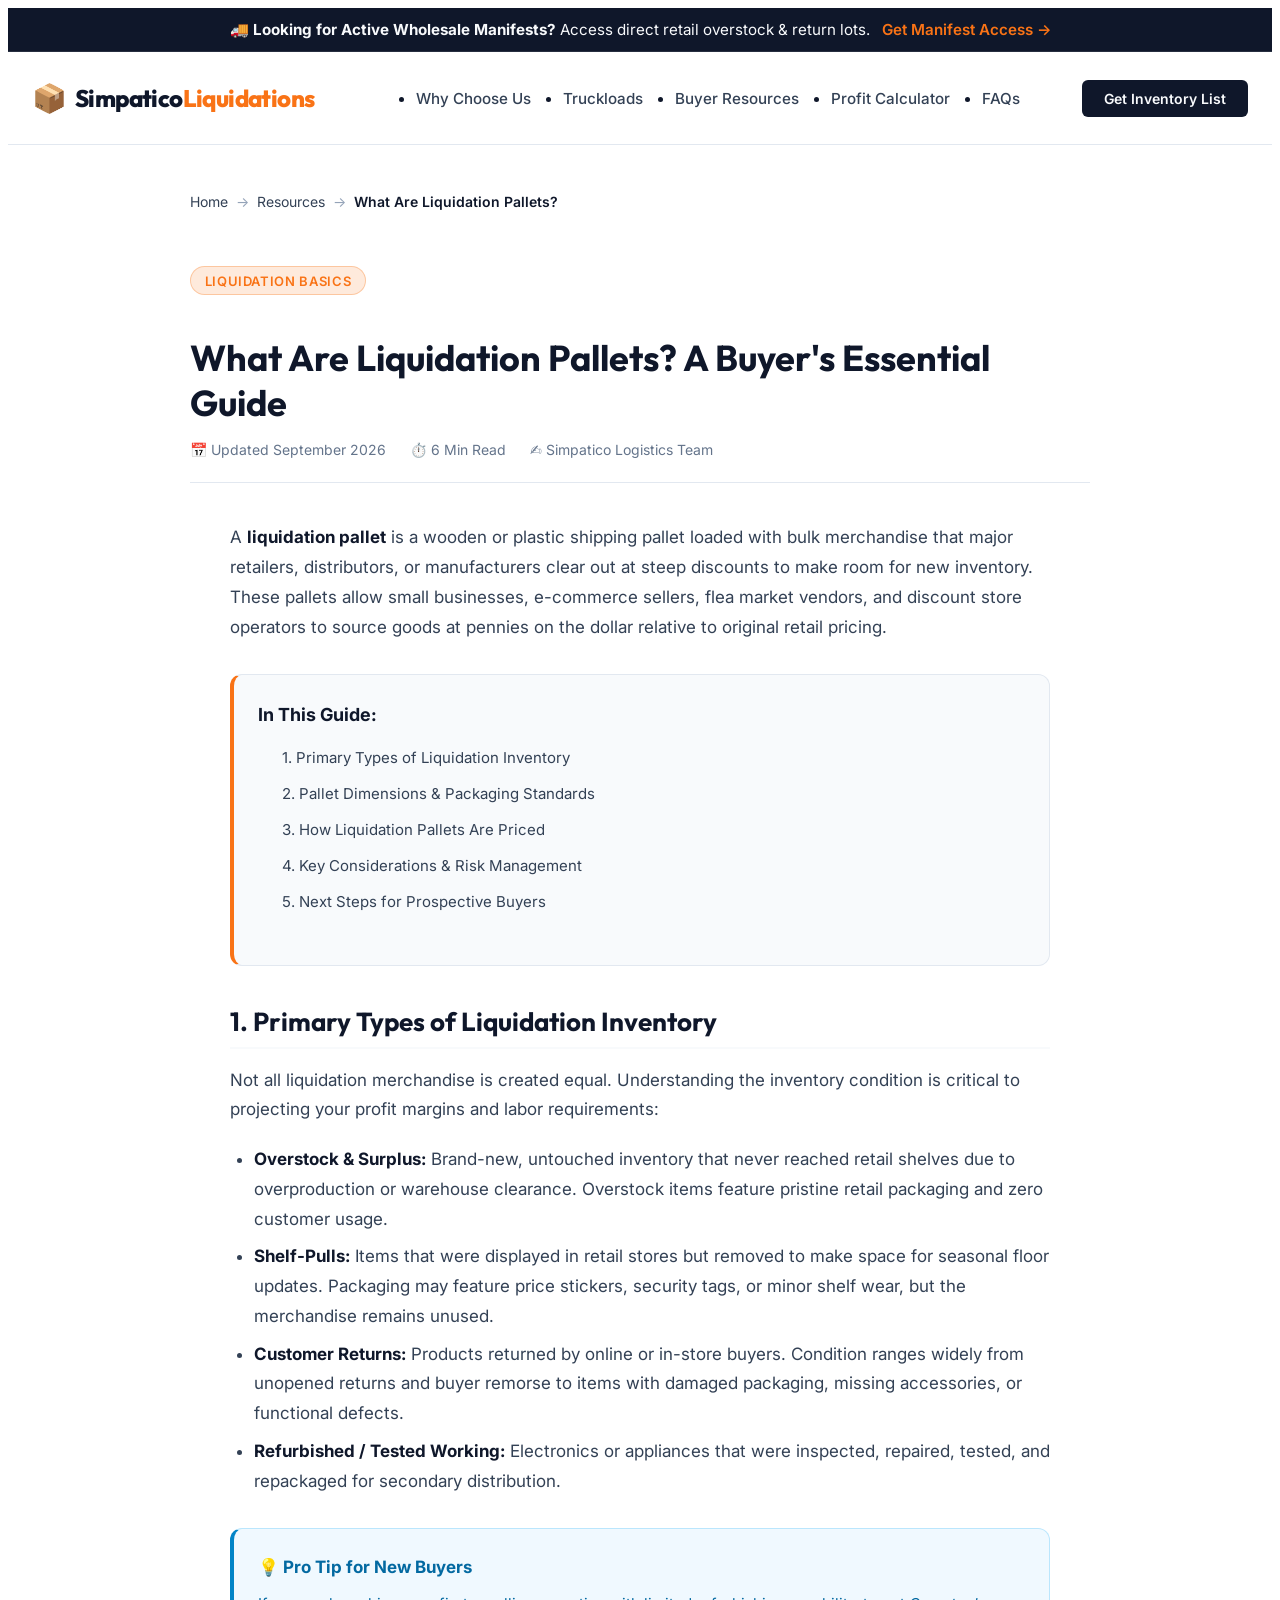
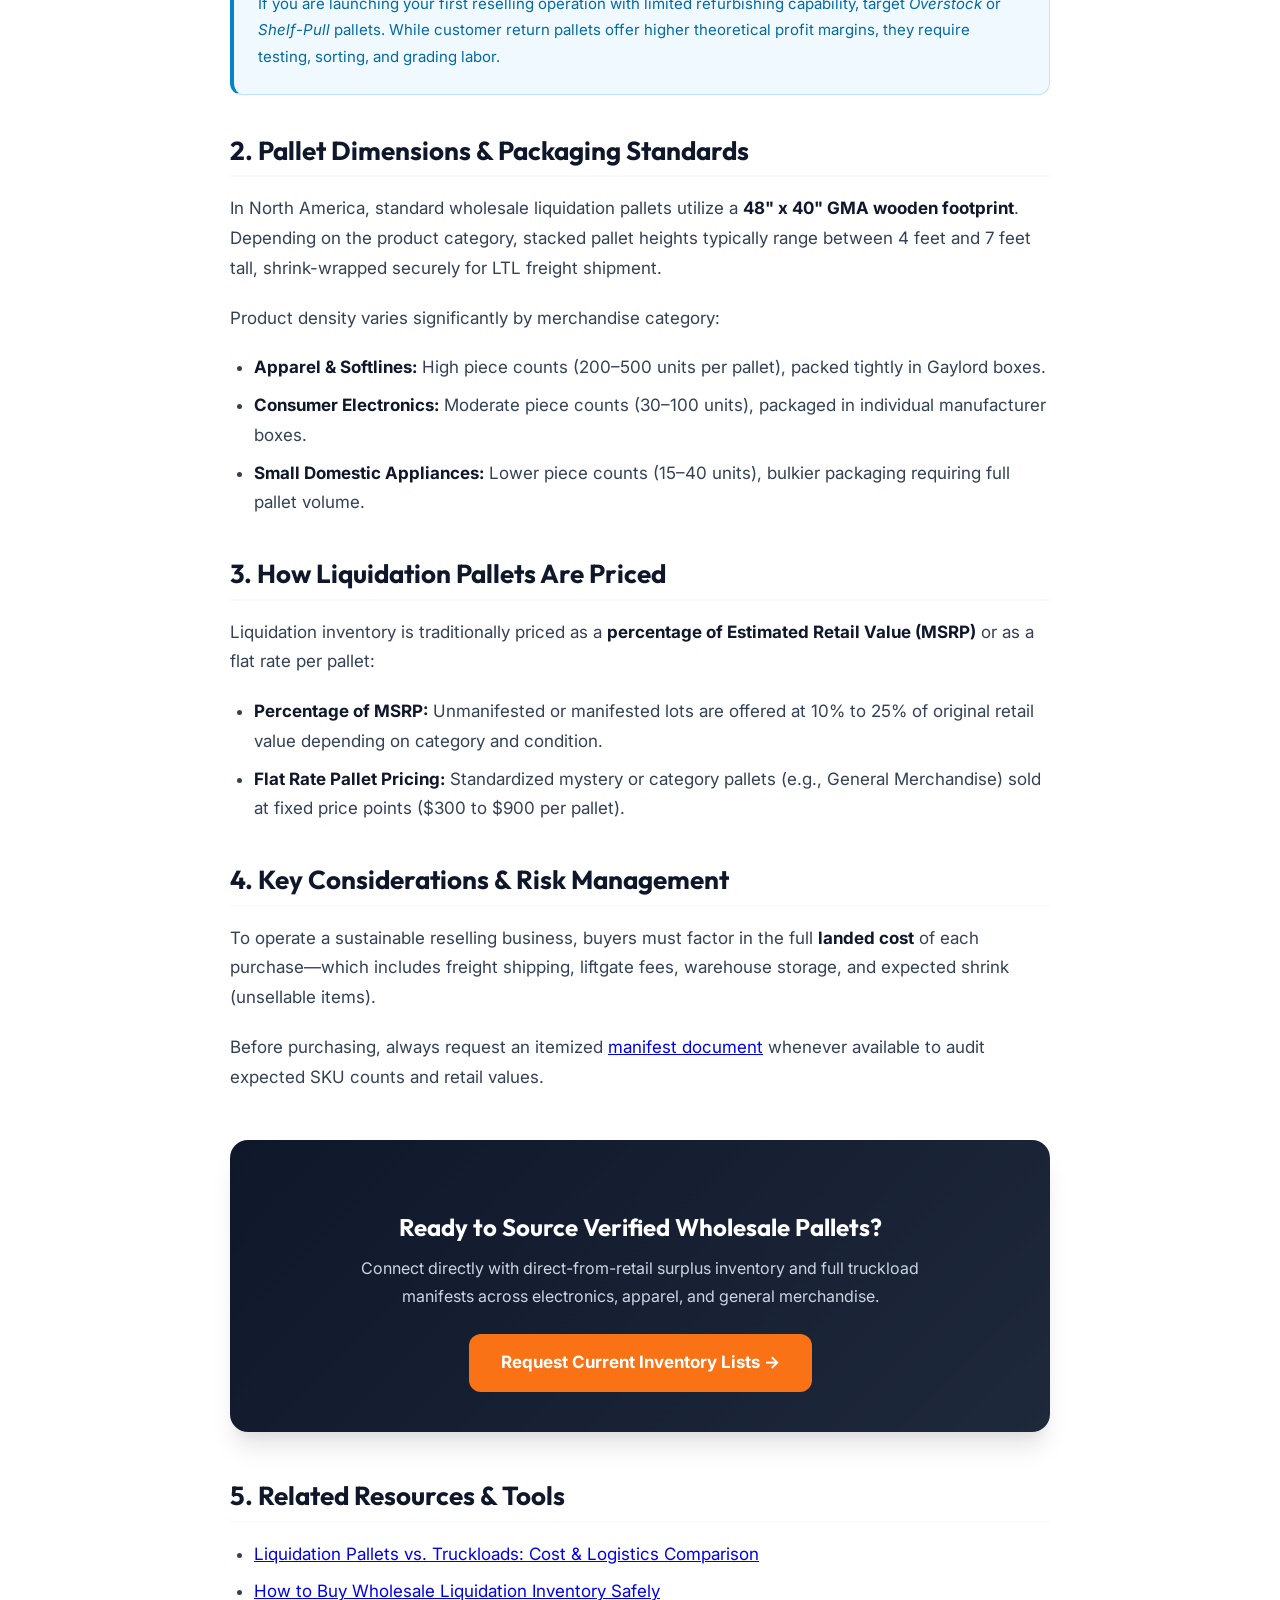
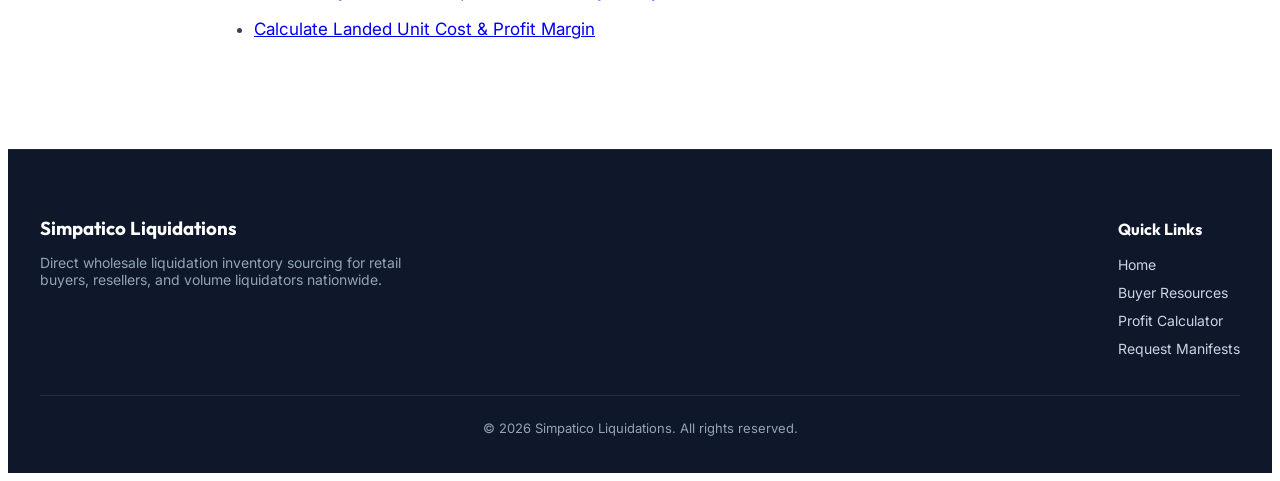
<file: src/main/resources/static/resources/buyer-guides/what-are-liquidation-pallets.html>
<!DOCTYPE html>
<html lang="en">
<head>
  <meta charset="UTF-8">
  <meta name="viewport" content="width=device-width, initial-scale=1.0">
  <title>What Are Liquidation Pallets? Complete Beginner's Guide | Simpatico Liquidations</title>
  <meta name="description" content="Learn what liquidation pallets are, how retail surplus inventory is packaged, the difference between overstock and customer returns, and how to source pallets safely.">
  <link rel="canonical" href="https://simpaticoliquidations.com/resources/buyer-guides/what-are-liquidation-pallets.html">

  <!-- Open Graph / Social Media -->
  <meta property="og:title" content="What Are Liquidation Pallets? Complete Guide for Buyers">
  <meta property="og:description" content="Understand retail liquidation pallets: inventory conditions, manifest evaluation, pricing structures, and sourcing strategies.">
  <meta property="og:url" content="https://simpaticoliquidations.com/resources/buyer-guides/what-are-liquidation-pallets.html">
  <meta property="og:type" content="article">
  <meta property="og:image" content="https://simpaticoliquidations.com/assets/warehouse-pallets.png">
  <meta property="og:site_name" content="Simpatico Liquidations">

  <!-- Twitter Cards -->
  <meta name="twitter:card" content="summary_large_image">
  <meta name="twitter:title" content="What Are Liquidation Pallets? Guide for Buyers">
  <meta name="twitter:description" content="Understand retail liquidation pallets: inventory conditions, manifest evaluation, pricing structures, and sourcing strategies.">
  <meta name="twitter:image" content="https://simpaticoliquidations.com/assets/warehouse-pallets.png">

  <!-- Structured Data JSON-LD -->
  <script type="application/ld+json">
  {
    "@context": "https://schema.org",
    "@type": "Article",
    "headline": "What Are Liquidation Pallets? Complete Beginner's Guide",
    "description": "Learn what liquidation pallets are, how retail surplus inventory is packaged, the difference between overstock and customer returns, and how to source pallets safely.",
    "author": {
      "@type": "Organization",
      "name": "Simpatico Liquidations Account Logistics Team"
    },
    "publisher": {
      "@type": "Organization",
      "name": "Simpatico Liquidations",
      "logo": {
        "@type": "ImageObject",
        "url": "https://simpaticoliquidations.com/assets/warehouse-pallets.png"
      }
    },
    "datePublished": "2026-09-08",
    "dateModified": "2026-09-08"
  }
  </script>
  <script type="application/ld+json">
  {
    "@context": "https://schema.org",
    "@type": "BreadcrumbList",
    "itemListElement": [
      {
        "@type": "ListItem",
        "position": 1,
        "name": "Home",
        "item": "https://simpaticoliquidations.com/"
      },
      {
        "@type": "ListItem",
        "position": 2,
        "name": "Resources",
        "item": "https://simpaticoliquidations.com/resources/"
      },
      {
        "@type": "ListItem",
        "position": 3,
        "name": "What Are Liquidation Pallets?",
        "item": "https://simpaticoliquidations.com/resources/buyer-guides/what-are-liquidation-pallets.html"
      }
    ]
  }
  </script>

  <!-- Google Fonts & Stylesheet -->
  <link rel="preconnect" href="https://fonts.googleapis.com">
  <link rel="preconnect" href="https://fonts.gstatic.com" crossorigin>
  <link href="https://fonts.googleapis.com/css2?family=Inter:wght@300;400;500;600;700&family=Outfit:wght@400;500;600;700;800&display=swap" rel="stylesheet">
  <link rel="stylesheet" href="../../styles/main.css">
</head>
<body>

  <!-- Announcement Bar -->
  <div class="announcement-bar">
    <p>🚚 <strong>Looking for Active Wholesale Manifests?</strong> Access direct retail overstock & return lots. <a href="../../#register" class="announcement-link">Get Manifest Access &rarr;</a></p>
  </div>

  <!-- Header -->
  <header class="main-header" id="main-header">
    <div class="header-container">
      <a href="../../" class="logo">
        <span class="logo-icon">📦</span>
        <span class="logo-text">Simpatico<span class="text-accent">Liquidations</span></span>
      </a>
      <nav class="main-nav" aria-label="Main Navigation">
        <ul role="list" class="nav-list">
          <li><a href="../../#why-us-section" class="nav-link">Why Choose Us</a></li>
          <li><a href="../../#truckloads-section" class="nav-link">Truckloads</a></li>
          <li><a href="/resources/" class="nav-link">Buyer Resources</a></li>
          <li><a href="/resources/tools/pallet-profit-calculator.html" class="nav-link">Profit Calculator</a></li>
          <li><a href="../../#faq-section" class="nav-link">FAQs</a></li>
        </ul>
      </nav>
      <div class="header-cta">
        <a href="../../#register" class="btn btn-header">Get Inventory List</a>
      </div>
    </div>
  </header>

  <!-- Main Article Content -->
  <main class="container" style="max-width: 900px; margin: 0 auto; padding: 2rem 1.5rem 5rem 1.5rem;">
    
    <!-- Breadcrumb Navigation -->
    <nav class="breadcrumb-nav" aria-label="Breadcrumb">
      <ol class="breadcrumb-list">
        <li class="breadcrumb-item"><a href="../../">Home</a></li>
        <li class="breadcrumb-separator">&rarr;</li>
        <li class="breadcrumb-item"><a href="/resources/">Resources</a></li>
        <li class="breadcrumb-separator">&rarr;</li>
        <li class="breadcrumb-item active" aria-current="page">What Are Liquidation Pallets?</li>
      </ol>
    </nav>

    <!-- Article Header -->
    <header class="article-header">
      <span class="resource-badge">Liquidation Basics</span>
      <h1 class="article-title">What Are Liquidation Pallets? A Buyer's Essential Guide</h1>
      <div class="article-meta">
        <span>📅 Updated September 2026</span>
        <span>⏱️ 6 Min Read</span>
        <span>✍️ Simpatico Logistics Team</span>
      </div>
    </header>

    <!-- Article Content -->
    <article class="resource-content">
      
      <p>A <strong>liquidation pallet</strong> is a wooden or plastic shipping pallet loaded with bulk merchandise that major retailers, distributors, or manufacturers clear out at steep discounts to make room for new inventory. These pallets allow small businesses, e-commerce sellers, flea market vendors, and discount store operators to source goods at pennies on the dollar relative to original retail pricing.</p>

      <!-- Table of Contents -->
      <div class="toc-box">
        <div class="toc-title">In This Guide:</div>
        <ul class="toc-list">
          <li><a href="#types-of-inventory">1. Primary Types of Liquidation Inventory</a></li>
          <li><a href="#pallet-dimensions">2. Pallet Dimensions & Packaging Standards</a></li>
          <li><a href="#pricing-mechanics">3. How Liquidation Pallets Are Priced</a></li>
          <li><a href="#evaluating-risk">4. Key Considerations & Risk Management</a></li>
          <li><a href="#next-steps">5. Next Steps for Prospective Buyers</a></li>
        </ul>
      </div>

      <h2 id="types-of-inventory">1. Primary Types of Liquidation Inventory</h2>
      <p>Not all liquidation merchandise is created equal. Understanding the inventory condition is critical to projecting your profit margins and labor requirements:</p>
      
      <ul>
        <li><strong>Overstock & Surplus:</strong> Brand-new, untouched inventory that never reached retail shelves due to overproduction or warehouse clearance. Overstock items feature pristine retail packaging and zero customer usage.</li>
        <li><strong>Shelf-Pulls:</strong> Items that were displayed in retail stores but removed to make space for seasonal floor updates. Packaging may feature price stickers, security tags, or minor shelf wear, but the merchandise remains unused.</li>
        <li><strong>Customer Returns:</strong> Products returned by online or in-store buyers. Condition ranges widely from unopened returns and buyer remorse to items with damaged packaging, missing accessories, or functional defects.</li>
        <li><strong>Refurbished / Tested Working:</strong> Electronics or appliances that were inspected, repaired, tested, and repackaged for secondary distribution.</li>
      </ul>

      <!-- Expert Callout -->
      <div class="expert-callout">
        <div class="callout-title">💡 Pro Tip for New Buyers</div>
        <p style="margin: 0; font-size: 0.9375rem; color: #0369a1;">If you are launching your first reselling operation with limited refurbishing capability, target <em>Overstock</em> or <em>Shelf-Pull</em> pallets. While customer return pallets offer higher theoretical profit margins, they require testing, sorting, and grading labor.</p>
      </div>

      <h2 id="pallet-dimensions">2. Pallet Dimensions & Packaging Standards</h2>
      <p>In North America, standard wholesale liquidation pallets utilize a <strong>48" x 40" GMA wooden footprint</strong>. Depending on the product category, stacked pallet heights typically range between 4 feet and 7 feet tall, shrink-wrapped securely for LTL freight shipment.</p>
      <p>Product density varies significantly by merchandise category:</p>
      <ul>
        <li><strong>Apparel & Softlines:</strong> High piece counts (200–500 units per pallet), packed tightly in Gaylord boxes.</li>
        <li><strong>Consumer Electronics:</strong> Moderate piece counts (30–100 units), packaged in individual manufacturer boxes.</li>
        <li><strong>Small Domestic Appliances:</strong> Lower piece counts (15–40 units), bulkier packaging requiring full pallet volume.</li>
      </ul>

      <h2 id="pricing-mechanics">3. How Liquidation Pallets Are Priced</h2>
      <p>Liquidation inventory is traditionally priced as a <strong>percentage of Estimated Retail Value (MSRP)</strong> or as a flat rate per pallet:</p>
      <ul>
        <li><strong>Percentage of MSRP:</strong> Unmanifested or manifested lots are offered at 10% to 25% of original retail value depending on category and condition.</li>
        <li><strong>Flat Rate Pallet Pricing:</strong> Standardized mystery or category pallets (e.g., General Merchandise) sold at fixed price points ($300 to $900 per pallet).</li>
      </ul>

      <h2 id="evaluating-risk">4. Key Considerations & Risk Management</h2>
      <p>To operate a sustainable reselling business, buyers must factor in the full <strong>landed cost</strong> of each purchase—which includes freight shipping, liftgate fees, warehouse storage, and expected shrink (unsellable items).</p>
      <p>Before purchasing, always request an itemized <a href="/resources/buyer-guides/evaluating-liquidation-manifests.html">manifest document</a> whenever available to audit expected SKU counts and retail values.</p>

      <!-- Contextual CTA Card -->
      <section class="content-cta-card">
        <h3>Ready to Source Verified Wholesale Pallets?</h3>
        <p>Connect directly with direct-from-retail surplus inventory and full truckload manifests across electronics, apparel, and general merchandise.</p>
        <a href="../../#register" class="btn-cta">Request Current Inventory Lists &rarr;</a>
      </section>

      <h2 id="next-steps">5. Related Resources & Tools</h2>
      <ul>
        <li><a href="/resources/buyer-guides/liquidation-pallets-vs-truckloads.html">Liquidation Pallets vs. Truckloads: Cost & Logistics Comparison</a></li>
        <li><a href="/resources/buyer-guides/how-to-buy-liquidation-inventory.html">How to Buy Wholesale Liquidation Inventory Safely</a></li>
        <li><a href="/resources/tools/pallet-profit-calculator.html">Calculate Landed Unit Cost & Profit Margin</a></li>
      </ul>

    </article>
  </main>

  <!-- Footer -->
  <footer class="main-footer" style="background-color: var(--color-primary-dark); color: #94a3b8; padding: 3rem 1.5rem 1.5rem 1.5rem;">
    <div style="max-width: 1200px; margin: 0 auto; display: flex; flex-wrap: wrap; justify-content: space-between; gap: 2rem; border-bottom: 1px solid rgba(255,255,255,0.1); padding-bottom: 2rem;">
      <div>
        <h3 style="color: #ffffff; margin-bottom: 0.75rem;">Simpatico Liquidations</h3>
        <p style="font-size: 0.875rem; max-width: 400px;">Direct wholesale liquidation inventory sourcing for retail buyers, resellers, and volume liquidators nationwide.</p>
      </div>
      <div>
        <h4 style="color: #ffffff; margin-bottom: 0.75rem;">Quick Links</h4>
        <ul style="list-style: none; padding: 0; margin: 0; font-size: 0.875rem; line-height: 2;">
          <li><a href="../../" style="color: #cbd5e1; text-decoration: none;">Home</a></li>
          <li><a href="/resources/" style="color: #cbd5e1; text-decoration: none;">Buyer Resources</a></li>
          <li><a href="/resources/tools/pallet-profit-calculator.html" style="color: #cbd5e1; text-decoration: none;">Profit Calculator</a></li>
          <li><a href="../../#register" style="color: #cbd5e1; text-decoration: none;">Request Manifests</a></li>
        </ul>
      </div>
    </div>
    <div style="max-width: 1200px; margin: 1.5rem auto 0 auto; text-align: center; font-size: 0.8125rem;">
      <p>&copy; 2026 Simpatico Liquidations. All rights reserved.</p>
    </div>
  </footer>

  <script src="../../js/analytics.js"></script>
</body>
</html>
</file>
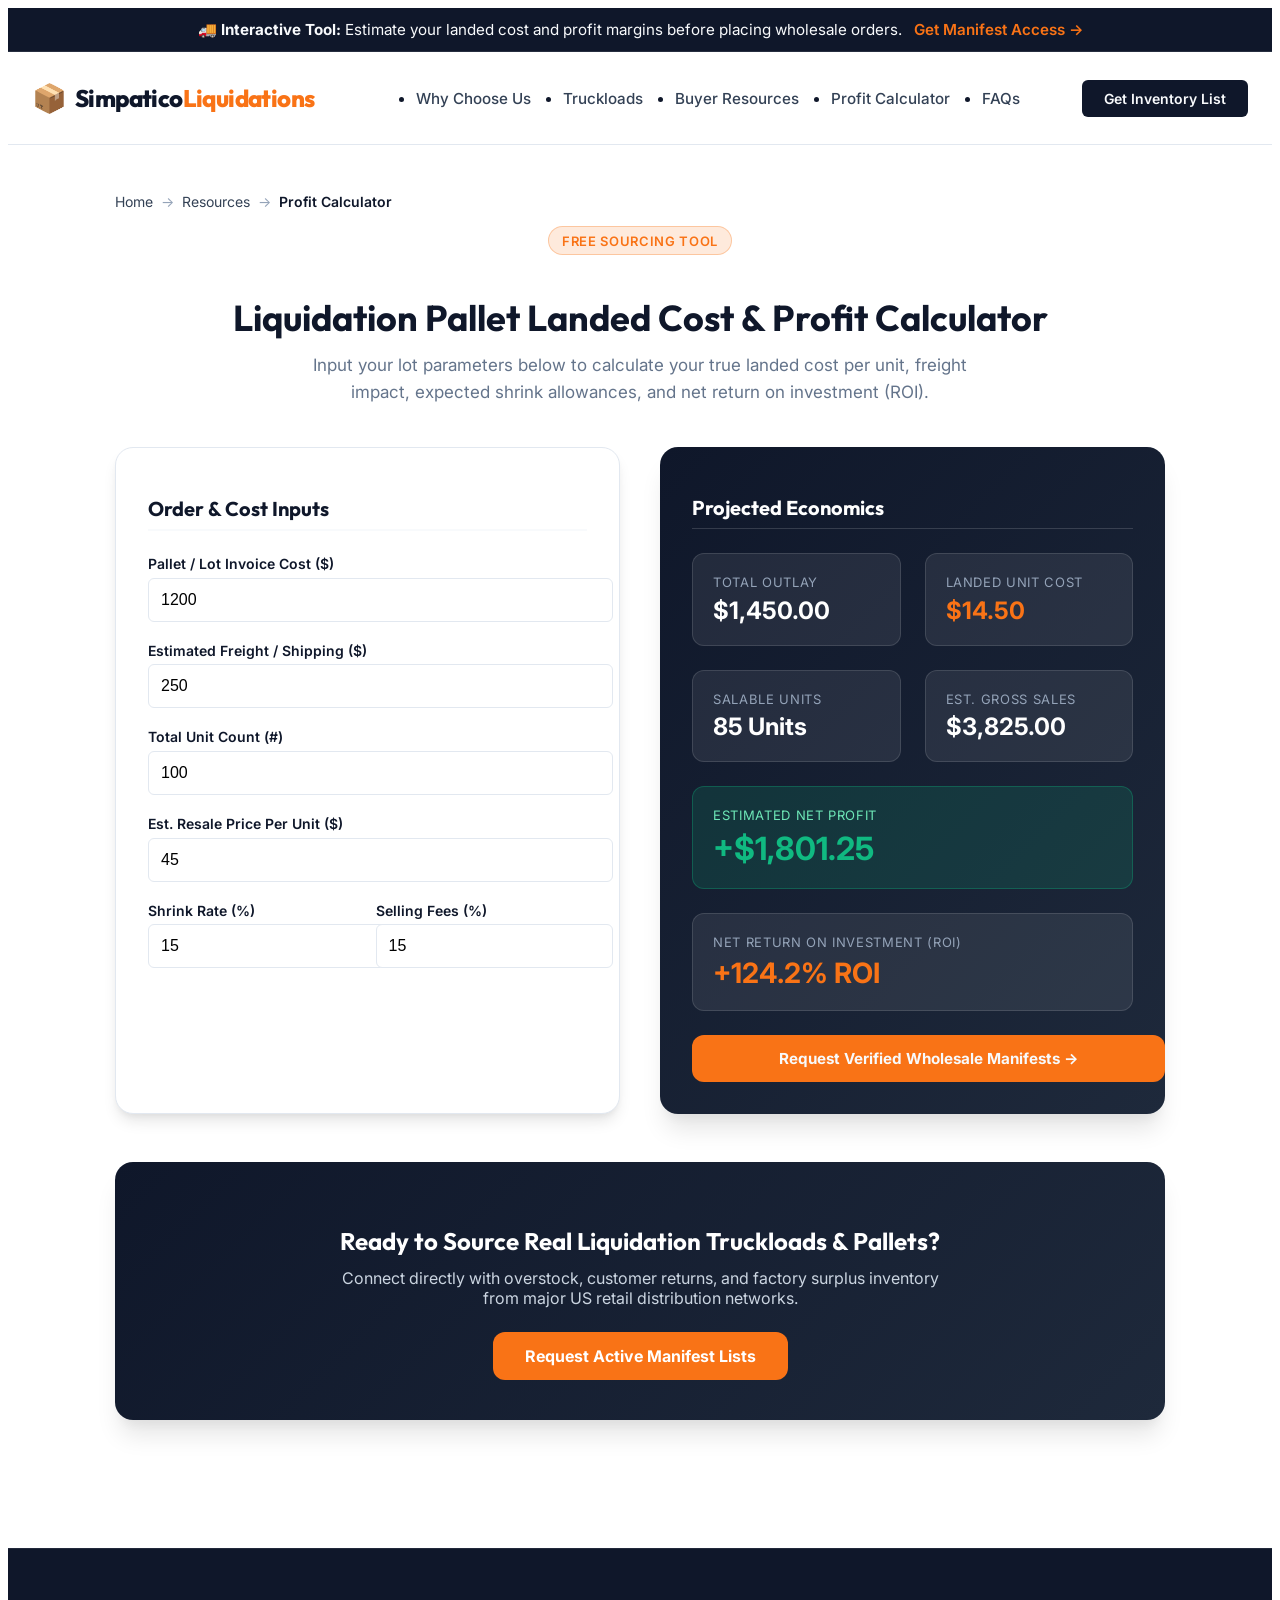
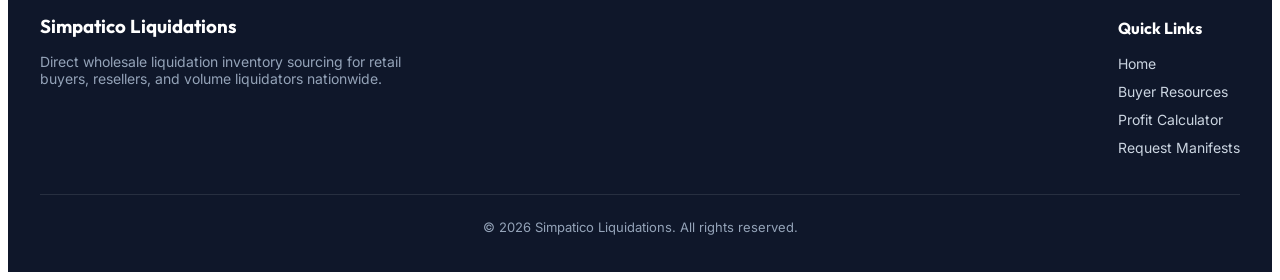
<file: src/main/resources/static/resources/tools/pallet-profit-calculator.html>
<!DOCTYPE html>
<html lang="en">
<head>
  <meta charset="UTF-8">
  <meta name="viewport" content="width=device-width, initial-scale=1.0">
  <title>Liquidation Pallet Landed Cost & Profit Calculator | Simpatico Liquidations</title>
  <meta name="description" content="Free online liquidation pallet profit calculator. Calculate landed cost per unit, shipping impact, shrink allowances, net profit, and ROI before buying wholesale pallets.">
  <link rel="canonical" href="https://simpaticoliquidations.com/resources/tools/pallet-profit-calculator.html">

  <!-- Open Graph / Social Media -->
  <meta property="og:title" content="Liquidation Pallet Landed Cost & Profit Calculator">
  <meta property="og:description" content="Free calculator for wholesale liquidation buyers and online resellers. Estimate landed unit costs, freight impact, and net ROI.">
  <meta property="og:url" content="https://simpaticoliquidations.com/resources/tools/pallet-profit-calculator.html">
  <meta property="og:type" content="website">
  <meta property="og:image" content="https://simpaticoliquidations.com/assets/warehouse-pallets.png">
  <meta property="og:site_name" content="Simpatico Liquidations">

  <!-- Twitter Cards -->
  <meta name="twitter:card" content="summary_large_image">
  <meta name="twitter:title" content="Liquidation Pallet Landed Cost & Profit Calculator">
  <meta name="twitter:description" content="Free calculator for wholesale liquidation buyers and online resellers. Estimate landed unit costs, freight impact, and net ROI.">
  <meta name="twitter:image" content="https://simpaticoliquidations.com/assets/warehouse-pallets.png">

  <!-- Structured Data JSON-LD -->
  <script type="application/ld+json">
  {
    "@context": "https://schema.org",
    "@type": "SoftwareApplication",
    "name": "Liquidation Pallet Landed Cost & Profit Calculator",
    "operatingSystem": "Web",
    "applicationCategory": "BusinessApplication",
    "offers": {
      "@type": "Offer",
      "price": "0",
      "priceCurrency": "USD"
    }
  }
  </script>
  <script type="application/ld+json">
  {
    "@context": "https://schema.org",
    "@type": "BreadcrumbList",
    "itemListElement": [
      {
        "@type": "ListItem",
        "position": 1,
        "name": "Home",
        "item": "https://simpaticoliquidations.com/"
      },
      {
        "@type": "ListItem",
        "position": 2,
        "name": "Resources",
        "item": "https://simpaticoliquidations.com/resources/"
      },
      {
        "@type": "ListItem",
        "position": 3,
        "name": "Profit Calculator",
        "item": "https://simpaticoliquidations.com/resources/tools/pallet-profit-calculator.html"
      }
    ]
  }
  </script>

  <!-- Google Fonts & Stylesheet -->
  <link rel="preconnect" href="https://fonts.googleapis.com">
  <link rel="preconnect" href="https://fonts.gstatic.com" crossorigin>
  <link href="https://fonts.googleapis.com/css2?family=Inter:wght@300;400;500;600;700&family=Outfit:wght@400;500;600;700;800&display=swap" rel="stylesheet">
  <link rel="stylesheet" href="../../styles/main.css">
</head>
<body>

  <!-- Announcement Bar -->
  <div class="announcement-bar">
    <p>🚚 <strong>Interactive Tool:</strong> Estimate your landed cost and profit margins before placing wholesale orders. <a href="../../#register" class="announcement-link">Get Manifest Access &rarr;</a></p>
  </div>

  <!-- Header -->
  <header class="main-header" id="main-header">
    <div class="header-container">
      <a href="../../" class="logo">
        <span class="logo-icon">📦</span>
        <span class="logo-text">Simpatico<span class="text-accent">Liquidations</span></span>
      </a>
      <nav class="main-nav" aria-label="Main Navigation">
        <ul role="list" class="nav-list">
          <li><a href="../../#why-us-section" class="nav-link">Why Choose Us</a></li>
          <li><a href="../../#truckloads-section" class="nav-link">Truckloads</a></li>
          <li><a href="/resources/" class="nav-link">Buyer Resources</a></li>
          <li><a href="/resources/tools/pallet-profit-calculator.html" class="nav-link">Profit Calculator</a></li>
          <li><a href="../../#faq-section" class="nav-link">FAQs</a></li>
        </ul>
      </nav>
      <div class="header-cta">
        <a href="../../#register" class="btn btn-header">Get Inventory List</a>
      </div>
    </div>
  </header>

  <!-- Main Calculator Page Container -->
  <main class="container" style="max-width: 1050px; margin: 0 auto; padding: 2rem 1.5rem 5rem 1.5rem;">
    
    <!-- Breadcrumb Navigation -->
    <nav class="breadcrumb-nav" aria-label="Breadcrumb">
      <ol class="breadcrumb-list">
        <li class="breadcrumb-item"><a href="../../">Home</a></li>
        <li class="breadcrumb-separator">&rarr;</li>
        <li class="breadcrumb-item"><a href="/resources/">Resources</a></li>
        <li class="breadcrumb-separator">&rarr;</li>
        <li class="breadcrumb-item active" aria-current="page">Profit Calculator</li>
      </ol>
    </nav>

    <!-- Header Section -->
    <div style="text-align: center; margin-bottom: 2.5rem;">
      <span class="resource-badge">Free Sourcing Tool</span>
      <h1 style="font-size: 2.25rem; color: var(--color-primary-dark); margin-bottom: 0.75rem;">Liquidation Pallet Landed Cost & Profit Calculator</h1>
      <p style="color: var(--color-text-muted); max-width: 700px; margin: 0 auto; font-size: 1.0625rem; line-height: 1.6;">
        Input your lot parameters below to calculate your true landed cost per unit, freight impact, expected shrink allowances, and net return on investment (ROI).
      </p>
    </div>

    <!-- Calculator Grid Layout -->
    <div class="calculator-container">
      
      <!-- Calculator Form Card -->
      <div class="calculator-card">
        <h2 style="font-size: 1.25rem; color: var(--color-primary-dark); margin-bottom: 1.5rem; border-bottom: 2px solid var(--color-bg-light); padding-bottom: 0.5rem;">Order & Cost Inputs</h2>
        
        <form id="profit-calc-form">
          <div class="form-group" style="margin-bottom: 1.25rem;">
            <label for="calc-pallet-price" style="font-weight: 600; font-size: 0.875rem; margin-bottom: 0.35rem; display: block;">Pallet / Lot Invoice Cost ($)</label>
            <input type="number" id="calc-pallet-price" value="1200" min="0" step="10" style="width: 100%; padding: 0.75rem; border: 1px solid var(--color-border); border-radius: var(--radius-sm); font-size: 1rem;">
          </div>

          <div class="form-group" style="margin-bottom: 1.25rem;">
            <label for="calc-freight-cost" style="font-weight: 600; font-size: 0.875rem; margin-bottom: 0.35rem; display: block;">Estimated Freight / Shipping ($)</label>
            <input type="number" id="calc-freight-cost" value="250" min="0" step="5" style="width: 100%; padding: 0.75rem; border: 1px solid var(--color-border); border-radius: var(--radius-sm); font-size: 1rem;">
          </div>

          <div class="form-group" style="margin-bottom: 1.25rem;">
            <label for="calc-total-units" style="font-weight: 600; font-size: 0.875rem; margin-bottom: 0.35rem; display: block;">Total Unit Count (#)</label>
            <input type="number" id="calc-total-units" value="100" min="1" step="1" style="width: 100%; padding: 0.75rem; border: 1px solid var(--color-border); border-radius: var(--radius-sm); font-size: 1rem;">
          </div>

          <div class="form-group" style="margin-bottom: 1.25rem;">
            <label for="calc-resale-price" style="font-weight: 600; font-size: 0.875rem; margin-bottom: 0.35rem; display: block;">Est. Resale Price Per Unit ($)</label>
            <input type="number" id="calc-resale-price" value="45" min="0" step="1" style="width: 100%; padding: 0.75rem; border: 1px solid var(--color-border); border-radius: var(--radius-sm); font-size: 1rem;">
          </div>

          <div style="display: grid; grid-template-columns: 1fr 1fr; gap: 1rem; margin-bottom: 1.5rem;">
            <div class="form-group">
              <label for="calc-shrink-rate" style="font-weight: 600; font-size: 0.875rem; margin-bottom: 0.35rem; display: block;">Shrink Rate (%)</label>
              <input type="number" id="calc-shrink-rate" value="15" min="0" max="100" step="1" style="width: 100%; padding: 0.75rem; border: 1px solid var(--color-border); border-radius: var(--radius-sm); font-size: 1rem;">
            </div>
            <div class="form-group">
              <label for="calc-fee-rate" style="font-weight: 600; font-size: 0.875rem; margin-bottom: 0.35rem; display: block;">Selling Fees (%)</label>
              <input type="number" id="calc-fee-rate" value="15" min="0" max="100" step="1" style="width: 100%; padding: 0.75rem; border: 1px solid var(--color-border); border-radius: var(--radius-sm); font-size: 1rem;">
            </div>
          </div>
        </form>
      </div>

      <!-- Calculator Results Card -->
      <div class="calculator-results-card">
        <h2 style="font-size: 1.25rem; color: #ffffff; margin-bottom: 1.5rem; border-bottom: 1px solid rgba(255,255,255,0.15); padding-bottom: 0.5rem;">Projected Economics</h2>
        
        <div class="results-grid">
          <div class="result-stat">
            <div class="result-stat-label">Total Outlay</div>
            <div class="result-stat-value" id="res-total-outlay">$1,450.00</div>
          </div>
          <div class="result-stat">
            <div class="result-stat-label">Landed Unit Cost</div>
            <div class="result-stat-value highlight" id="res-landed-cost">$14.50</div>
          </div>
          <div class="result-stat">
            <div class="result-stat-label">Salable Units</div>
            <div class="result-stat-value" id="res-salable-units">85 Units</div>
          </div>
          <div class="result-stat">
            <div class="result-stat-label">Est. Gross Sales</div>
            <div class="result-stat-value" id="res-gross-sales">$3,825.00</div>
          </div>
          <div class="result-stat" style="grid-column: span 2; background: rgba(16, 185, 129, 0.15); border-color: rgba(16, 185, 129, 0.3);">
            <div class="result-stat-label" style="color: #6ee7b7;">Estimated Net Profit</div>
            <div class="result-stat-value green" id="res-net-profit" style="font-size: 2rem;">+$1,801.25</div>
          </div>
          <div class="result-stat" style="grid-column: span 2;">
            <div class="result-stat-label">Net Return on Investment (ROI)</div>
            <div class="result-stat-value highlight" id="res-net-roi" style="font-size: 1.75rem;">+124.2% ROI</div>
          </div>
        </div>

        <div style="margin-top: 1.5rem; text-align: center;">
          <a href="../../#register" class="btn btn-primary" style="background-color: var(--color-accent); border: none; width: 100%; text-decoration: none; display: block; padding: 0.875rem 1rem; font-weight: 700;">Request Verified Wholesale Manifests &rarr;</a>
        </div>
      </div>

    </div>

    <!-- Conversion & Educational Section -->
    <section class="content-cta-card">
      <h3>Ready to Source Real Liquidation Truckloads & Pallets?</h3>
      <p>Connect directly with overstock, customer returns, and factory surplus inventory from major US retail distribution networks.</p>
      <a href="../../#register" class="btn-cta">Request Active Manifest Lists</a>
    </section>

  </main>

  <!-- Footer -->
  <footer class="main-footer" style="background-color: var(--color-primary-dark); color: #94a3b8; padding: 3rem 1.5rem 1.5rem 1.5rem;">
    <div style="max-width: 1200px; margin: 0 auto; display: flex; flex-wrap: wrap; justify-content: space-between; gap: 2rem; border-bottom: 1px solid rgba(255,255,255,0.1); padding-bottom: 2rem;">
      <div>
        <h3 style="color: #ffffff; margin-bottom: 0.75rem;">Simpatico Liquidations</h3>
        <p style="font-size: 0.875rem; max-width: 400px;">Direct wholesale liquidation inventory sourcing for retail buyers, resellers, and volume liquidators nationwide.</p>
      </div>
      <div>
        <h4 style="color: #ffffff; margin-bottom: 0.75rem;">Quick Links</h4>
        <ul style="list-style: none; padding: 0; margin: 0; font-size: 0.875rem; line-height: 2;">
          <li><a href="../../" style="color: #cbd5e1; text-decoration: none;">Home</a></li>
          <li><a href="/resources/" style="color: #cbd5e1; text-decoration: none;">Buyer Resources</a></li>
          <li><a href="/resources/tools/pallet-profit-calculator.html" style="color: #cbd5e1; text-decoration: none;">Profit Calculator</a></li>
          <li><a href="../../#register" style="color: #cbd5e1; text-decoration: none;">Request Manifests</a></li>
        </ul>
      </div>
    </div>
    <div style="max-width: 1200px; margin: 1.5rem auto 0 auto; text-align: center; font-size: 0.8125rem;">
      <p>&copy; 2026 Simpatico Liquidations. All rights reserved.</p>
    </div>
  </footer>

  <script src="../../js/analytics.js"></script>
  <script>
    // Live Calculation Logic for Liquidation Pallet Profit Calculator
    document.addEventListener('DOMContentLoaded', () => {
      const inputs = [
        'calc-pallet-price',
        'calc-freight-cost',
        'calc-total-units',
        'calc-resale-price',
        'calc-shrink-rate',
        'calc-fee-rate'
      ];

      function calculate() {
        const palletPrice = parseFloat(document.getElementById('calc-pallet-price').value) || 0;
        const freightCost = parseFloat(document.getElementById('calc-freight-cost').value) || 0;
        const totalUnits = Math.max(1, parseInt(document.getElementById('calc-total-units').value) || 1);
        const resalePrice = parseFloat(document.getElementById('calc-resale-price').value) || 0;
        const shrinkRate = parseFloat(document.getElementById('calc-shrink-rate').value) || 0;
        const feeRate = parseFloat(document.getElementById('calc-fee-rate').value) || 0;

        const totalOutlay = palletPrice + freightCost;
        const landedCost = totalOutlay / totalUnits;
        const salableUnits = Math.max(0, Math.floor(totalUnits * (1 - shrinkRate / 100)));
        const grossSales = salableUnits * resalePrice;
        const sellingFees = grossSales * (feeRate / 100);
        const netProfit = grossSales - totalOutlay - sellingFees;
        const netRoi = totalOutlay > 0 ? (netProfit / totalOutlay) * 100 : 0;

        // Render formatted values
        document.getElementById('res-total-outlay').textContent = `$${totalOutlay.toLocaleString('en-US', {minimumFractionDigits: 2, maximumFractionDigits: 2})}`;
        document.getElementById('res-landed-cost').textContent = `$${landedCost.toLocaleString('en-US', {minimumFractionDigits: 2, maximumFractionDigits: 2})}`;
        document.getElementById('res-salable-units').textContent = `${salableUnits} Units`;
        document.getElementById('res-gross-sales').textContent = `$${grossSales.toLocaleString('en-US', {minimumFractionDigits: 2, maximumFractionDigits: 2})}`;
        
        const netProfitEl = document.getElementById('res-net-profit');
        if (netProfit >= 0) {
          netProfitEl.textContent = `+$${netProfit.toLocaleString('en-US', {minimumFractionDigits: 2, maximumFractionDigits: 2})}`;
          netProfitEl.style.color = 'var(--color-success)';
        } else {
          netProfitEl.textContent = `-$${Math.abs(netProfit).toLocaleString('en-US', {minimumFractionDigits: 2, maximumFractionDigits: 2})}`;
          netProfitEl.style.color = '#ef4444';
        }

        const netRoiEl = document.getElementById('res-net-roi');
        netRoiEl.textContent = `${netRoi >= 0 ? '+' : ''}${netRoi.toFixed(1)}% ROI`;
      }

      inputs.forEach(id => {
        const el = document.getElementById(id);
        if (el) {
          el.addEventListener('input', calculate);
          el.addEventListener('change', calculate);
        }
      });

      calculate();
    });
  </script>
</body>
</html>
</file>
<file: src/main/resources/static/styles/main.css>
/* CSS Design System and Custom Properties */
:root {
  --font-heading: 'Outfit', 'Inter', system-ui, -apple-system, sans-serif;
  --font-body: 'Inter', system-ui, -apple-system, sans-serif;

  /* Colors */
  --color-primary-dark: #0f172a;    /* Deep Navy Black */
  --color-primary: #1e293b;         /* Steel Navy */
  --color-secondary: #334155;       /* Slate Slate */
  --color-accent: #f97316;          /* Action Orange */
  --color-accent-hover: #ea580c;    /* Action Orange Dark */
  --color-success: #10b981;         /* Trust Green */
  --color-success-hover: #059669;   /* Trust Green Dark */
  --color-bg-light: #f8fafc;        /* Soft White / Cool Gray */
  --color-bg-white: #ffffff;
  --color-border: #e2e8f0;          /* Soft border */
  --color-text-dark: #0f172a;       /* Almost Black */
  --color-text-muted: #64748b;      /* Slate Muted */
  --color-text-light: #f8fafc;

  /* Shadow & Blur */
  --shadow-sm: 0 1px 2px 0 rgba(0, 0, 0, 0.05);
  --shadow-md: 0 4px 6px -1px rgba(0, 0, 0, 0.1), 0 2px 4px -1px rgba(0, 0, 0, 0.06);
  --shadow-lg: 0 10px 15px -3px rgba(0, 0, 0, 0.1), 0 4px 6px -2px rgba(0, 0, 0, 0.05);
  --shadow-xl: 0 20px 25px -5px rgba(0, 0, 0, 0.1), 0 10px 10px -5px rgba(0, 0, 0, 0.04);
  --radius-sm: 6px;
  --radius-md: 12px;
  --radius-lg: 18px;
  --radius-full: 9999px;

  /* Transitions */
  --transition-fast: 0.15s ease;
  --transition-normal: 0.3s cubic-bezier(0.4, 0, 0.2, 1);
}

/* Base Body Styles */
body {
  font-family: var(--font-body);
  color: var(--color-text-dark);
  background-color: var(--color-bg-white);
  overflow-x: hidden;
}

h1, h2, h3, h4, h5, h6 {
  font-family: var(--font-heading);
  font-weight: 700;
  line-height: 1.25;
}

/* Announcement Bar */
.announcement-bar {
  background-color: var(--color-primary-dark);
  color: var(--color-text-light);
  text-align: center;
  padding: 0.75rem 1rem;
  font-size: 0.875rem;
  position: relative;
  z-index: 100;
  border-bottom: 1px solid rgba(255, 255, 255, 0.1);
}
.announcement-bar p {
  margin: 0;
}
.announcement-link {
  color: var(--color-accent);
  text-decoration: none;
  font-weight: 600;
  margin-left: 0.5rem;
  transition: color var(--transition-fast);
}
.announcement-link:hover {
  color: #ff9d5c;
  text-decoration: underline;
}

/* Main Header */
.main-header {
  position: sticky;
  top: 0;
  z-index: 99;
  background-color: rgba(255, 255, 255, 0.9);
  backdrop-filter: blur(12px);
  -webkit-backdrop-filter: blur(12px);
  border-bottom: 1px solid var(--color-border);
  transition: all var(--transition-normal);
}
.header-container {
  max-width: 1280px;
  margin: 0 auto;
  padding: 1.25rem 1.5rem;
  display: flex;
  justify-content: space-between;
  align-items: center;
}

/* Logo Design */
.logo {
  display: flex;
  align-items: center;
  gap: 0.5rem;
  text-decoration: none;
}
.logo-icon {
  font-size: 1.75rem;
}
.logo-text {
  font-family: var(--font-heading);
  font-weight: 800;
  font-size: 1.5rem;
  color: var(--color-primary-dark);
  letter-spacing: -0.025em;
}
.text-accent {
  color: var(--color-accent);
}

/* Navigation Links */
.main-nav {
  display: none; /* Stays hidden on small viewports, shown on desktop */
}
.nav-list {
  display: flex;
  gap: 2rem;
}
.nav-link {
  text-decoration: none;
  color: var(--color-secondary);
  font-weight: 500;
  font-size: 0.95rem;
  transition: color var(--transition-fast);
}
.nav-link:hover {
  color: var(--color-accent);
}

/* Buttons System */
.btn {
  display: inline-flex;
  align-items: center;
  justify-content: center;
  gap: 0.5rem;
  padding: 0.75rem 1.5rem;
  border-radius: var(--radius-md);
  font-weight: 600;
  font-size: 0.95rem;
  text-decoration: none;
  cursor: pointer;
  border: 2px solid transparent;
  transition: all var(--transition-normal);
  text-align: center;
}
.btn-primary {
  background-color: var(--color-accent);
  color: var(--color-text-light);
}
.btn-primary:hover {
  background-color: var(--color-accent-hover);
  transform: translateY(-2px);
  box-shadow: 0 4px 12px rgba(249, 115, 22, 0.3);
}
.btn-secondary {
  background-color: transparent;
  color: var(--color-text-light);
  border-color: rgba(255, 255, 255, 0.4);
}
.btn-secondary:hover {
  background-color: rgba(255, 255, 255, 0.15);
  border-color: rgba(255, 255, 255, 0.8);
  transform: translateY(-2px);
}
.btn-accent {
  background-color: var(--color-success);
  color: var(--color-text-light);
}
.btn-accent:hover {
  background-color: var(--color-success-hover);
  transform: translateY(-2px);
  box-shadow: 0 4px 12px rgba(16, 185, 129, 0.3);
}
.btn-header {
  background-color: var(--color-primary-dark);
  color: var(--color-text-light);
  padding: 0.5rem 1.25rem;
  font-size: 0.875rem;
  border-radius: var(--radius-sm);
}
.btn-header:hover {
  background-color: var(--color-accent);
  box-shadow: 0 4px 8px rgba(249, 115, 22, 0.2);
}
.btn-block {
  width: 100%;
}
.btn-large {
  padding: 1rem 2.25rem;
  font-size: 1.1rem;
  border-radius: var(--radius-md);
}
.btn-arrow {
  transition: transform var(--transition-fast);
}
.btn:hover .btn-arrow {
  transform: translateX(4px);
}

/* Structural Components */
.container {
  max-width: 1280px;
  margin: 0 auto;
  padding: 5rem 1.5rem;
}
.container-small {
  max-width: 800px;
  margin: 0 auto;
  padding: 5rem 1.5rem;
}
.badge {
  display: inline-block;
  padding: 0.35rem 0.85rem;
  background-color: rgba(249, 115, 22, 0.1);
  color: var(--color-accent);
  border-radius: var(--radius-full);
  font-size: 0.8rem;
  font-weight: 700;
  text-transform: uppercase;
  letter-spacing: 0.05em;
  margin-bottom: 1.25rem;
}
.badge-accent {
  background-color: rgba(16, 185, 129, 0.1);
  color: var(--color-success);
}
.section-header {
  text-align: center;
  max-width: 700px;
  margin: 0 auto 4rem auto;
}
.section-title {
  font-size: 2.25rem;
  letter-spacing: -0.02em;
  margin-bottom: 1rem;
}
.section-desc {
  font-size: 1.1rem;
  line-height: 1.6;
  color: var(--color-text-muted);
}
.text-light {
  color: var(--color-text-light);
}
.text-dark {
  color: var(--color-primary-dark);
}
.text-muted {
  color: rgba(255, 255, 255, 0.7);
}
.sr-only {
  position: absolute;
  width: 1px;
  height: 1px;
  padding: 0;
  margin: -1px;
  overflow: hidden;
  clip: rect(0, 0, 0, 0);
  border: 0;
}

/* Hero Section */
.hero-section {
  position: relative;
  background-color: var(--color-primary-dark);
  color: var(--color-text-light);
  overflow: hidden;
  padding: 4rem 1.5rem;
}
.hero-bg-overlay {
  position: absolute;
  top: 0; left: 0; right: 0; bottom: 0;
  background-image: radial-gradient(circle at 80% 20%, rgba(249, 115, 22, 0.08) 0%, transparent 60%);
  pointer-events: none;
}
.hero-container {
  max-width: 1280px;
  margin: 0 auto;
  display: grid;
  grid-template-columns: 1fr;
  gap: 3rem;
  align-items: center;
}
.hero-content {
  position: relative;
  z-index: 2;
}
.hero-title {
  font-size: 2.75rem;
  font-weight: 800;
  letter-spacing: -0.03em;
  line-height: 1.15;
  margin-bottom: 1.5rem;
}
.hero-subtitle {
  font-size: 1.125rem;
  line-height: 1.7;
  color: rgba(255, 255, 255, 0.85);
  margin-bottom: 2rem;
  max-width: 620px;
}
.hero-actions {
  display: flex;
  flex-direction: column;
  gap: 1rem;
  margin-bottom: 3rem;
}
.hero-trust-badges {
  display: flex;
  flex-wrap: wrap;
  gap: 1.5rem;
  font-size: 0.875rem;
  color: rgba(255, 255, 255, 0.7);
}
.trust-badge {
  display: flex;
  align-items: center;
  gap: 0.5rem;
}
.badge-icon {
  color: var(--color-success);
}
.hero-visual {
  position: relative;
  display: flex;
  justify-content: center;
}
.hero-image-wrapper {
  position: relative;
  border-radius: var(--radius-lg);
  overflow: hidden;
  box-shadow: 0 25px 50px -12px rgba(0, 0, 0, 0.5);
  border: 1px solid rgba(255, 255, 255, 0.1);
  background-color: var(--color-primary);
}
.hero-image {
  width: 100%;
  height: auto;
  object-fit: cover;
  transition: transform 6s ease;
}
.hero-image-wrapper:hover .hero-image {
  transform: scale(1.05);
}
.floating-stat {
  position: absolute;
  bottom: 1.5rem;
  left: 1.5rem;
  background-color: rgba(15, 23, 42, 0.85);
  backdrop-filter: blur(8px);
  padding: 0.75rem 1.25rem;
  border-radius: var(--radius-md);
  border: 1px solid rgba(255, 255, 255, 0.15);
  display: flex;
  flex-direction: column;
}
.stat-number {
  font-size: 1.5rem;
  font-weight: 800;
  color: var(--color-accent);
}
.stat-label {
  font-size: 0.75rem;
  text-transform: uppercase;
  color: rgba(255, 255, 255, 0.7);
  letter-spacing: 0.05em;
}

/* Lead Section & Form Layout */
.lead-section {
  background-color: var(--color-primary);
  color: var(--color-text-light);
  position: relative;
  padding: 4rem 1.5rem;
}
.lead-container {
  max-width: 1280px;
  margin: 0 auto;
  display: grid;
  grid-template-columns: 1fr;
  gap: 3.5rem;
  align-items: flex-start;
}
.lead-info {
  margin-top: 1rem;
}
.lead-points {
  display: flex;
  flex-direction: column;
  gap: 2rem;
  margin-top: 3rem;
}
.lead-point-item {
  display: flex;
  gap: 1rem;
}
.point-icon-box {
  flex-shrink: 0;
  width: 2.25rem;
  height: 2.25rem;
  background-color: rgba(249, 115, 22, 0.15);
  color: var(--color-accent);
  border-radius: var(--radius-full);
  display: flex;
  align-items: center;
  justify-content: center;
  font-weight: bold;
}
.lead-point-item h3 {
  font-size: 1.15rem;
  margin-bottom: 0.35rem;
}
.lead-point-item p {
  font-size: 0.95rem;
  color: rgba(255, 255, 255, 0.7);
}

.lead-form-wrapper {
  background-color: var(--color-bg-white);
  color: var(--color-text-dark);
  padding: 2rem 1.5rem;
  border-radius: var(--radius-lg);
  box-shadow: var(--shadow-xl);
  border: 1px solid var(--color-border);
}
.form-header {
  text-align: center;
  margin-bottom: 2rem;
}
.form-header h3 {
  font-size: 1.5rem;
  color: var(--color-primary-dark);
  margin-bottom: 0.35rem;
}
.form-header p {
  font-size: 0.875rem;
  color: var(--color-text-muted);
}

/* Fields Styling */
.form-grid-2 {
  display: grid;
  grid-template-columns: 1fr;
  gap: 0;
}
.form-group {
  margin-bottom: 1.25rem;
  display: flex;
  flex-direction: column;
}
.form-group label {
  font-size: 0.875rem;
  font-weight: 600;
  color: var(--color-primary-dark);
  margin-bottom: 0.375rem;
}
.required {
  color: #ef4444;
}
.optional {
  color: var(--color-text-muted);
  font-size: 0.75rem;
  font-weight: 400;
}
.form-group input[type='text'],
.form-group input[type='email'],
.form-group input[type='tel'],
.form-group select,
.form-group textarea {
  padding: 0.75rem 1rem;
  border: 1px solid var(--color-border);
  border-radius: var(--radius-md);
  font-size: 0.95rem;
  color: var(--color-text-dark);
  background-color: var(--color-bg-light);
  outline: none;
  transition: all var(--transition-fast);
  width: 100%;
}
.form-group input:focus,
.form-group select:focus,
.form-group textarea:focus {
  border-color: var(--color-accent);
  background-color: var(--color-bg-white);
  box-shadow: 0 0 0 3px rgba(249, 115, 22, 0.15);
}

/* Select element native styling */
.form-group select {
  appearance: none;
  background-image: url("data:image/svg+xml;charset=UTF-8,%3Csvg xmlns='http://www.w3.org/2000/svg' width='24' height='24' viewBox='0 0 24 24' fill='none' stroke='%23334155' stroke-width='2' stroke-linecap='round' stroke-linejoin='round'%3E%3Cpolyline points='6 9 12 15 18 9'%3E%3C/polyline%3E%3C/svg%3E");
  background-repeat: no-repeat;
  background-position: right 1rem center;
  background-size: 1.2rem;
  padding-right: 2.5rem;
}

/* Checkbox Grid Group */
.checkbox-group-title {
  font-size: 0.875rem;
  font-weight: 600;
  color: var(--color-primary-dark);
  margin-bottom: 0.5rem;
}
.checkbox-grid {
  display: grid;
  grid-template-columns: 1fr;
  gap: 0.75rem;
  background-color: var(--color-bg-light);
  padding: 1rem;
  border-radius: var(--radius-md);
  border: 1px solid var(--color-border);
}
.checkbox-label {
  display: flex;
  align-items: center;
  gap: 0.5rem;
  font-size: 0.9rem;
  cursor: pointer;
}
.checkbox-label input[type='checkbox'] {
  width: 1.15rem;
  height: 1.15rem;
  border-radius: 4px;
  accent-color: var(--color-accent);
  cursor: pointer;
}

/* Validation Messages */
.error-msg {
  display: none;
  font-size: 0.75rem;
  color: #ef4444;
  margin-top: 0.35rem;
}
.form-group.invalid input,
.form-group.invalid select,
.form-group.invalid textarea {
  border-color: #ef4444;
  background-color: #fef2f2;
}
.form-group.invalid .error-msg {
  display: block;
}
.form-privacy-note {
  text-align: center;
  font-size: 0.75rem;
  color: var(--color-text-muted);
  margin-top: 1rem;
}

/* Why Choose Us Features Grid */
.why-us-section {
  background-color: var(--color-bg-light);
}
.features-grid {
  display: grid;
  grid-template-columns: 1fr;
  gap: 2rem;
}
.feature-card {
  background-color: var(--color-bg-white);
  padding: 2.25rem 2rem;
  border-radius: var(--radius-lg);
  box-shadow: var(--shadow-sm);
  border: 1px solid var(--color-border);
  transition: all var(--transition-normal);
}
.feature-card:hover {
  transform: translateY(-5px);
  box-shadow: var(--shadow-xl);
  border-color: rgba(249, 115, 22, 0.15);
}
.feature-icon {
  width: 3.5rem;
  height: 3.5rem;
  font-size: 1.75rem;
  border-radius: var(--radius-md);
  display: flex;
  align-items: center;
  justify-content: center;
  margin-bottom: 1.5rem;
}
.bg-navy-accent {
  background-color: rgba(30, 41, 59, 0.08);
  color: var(--color-primary-dark);
}
.feature-card h3 {
  font-size: 1.25rem;
  color: var(--color-primary-dark);
  margin-bottom: 0.75rem;
}
.feature-card p {
  font-size: 0.95rem;
  line-height: 1.6;
  color: var(--color-text-muted);
}

/* Full Truckload Section */
.truckloads-section {
  background-color: var(--color-primary-dark);
  color: var(--color-text-light);
  padding: 4rem 1.5rem;
}
.truckloads-container {
  max-width: 1280px;
  margin: 0 auto;
  display: grid;
  grid-template-columns: 1fr;
  gap: 3.5rem;
  align-items: center;
}
.truckloads-visual {
  display: flex;
  justify-content: center;
}
.truckloads-image {
  border-radius: var(--radius-lg);
  box-shadow: 0 25px 50px -12px rgba(0, 0, 0, 0.6);
  border: 1px solid rgba(255, 255, 255, 0.1);
  width: 100%;
  height: auto;
  object-fit: cover;
}
.truckloads-content {
  position: relative;
}
.truckload-highlight {
  font-size: 1.1rem;
  font-weight: 600;
  margin: 1.5rem 0;
  color: var(--color-accent);
}
.truckloads-use-list {
  display: grid;
  grid-template-columns: 1fr;
  gap: 1.25rem;
  margin-bottom: 2.5rem;
}
.truckloads-use-list li {
  display: flex;
  gap: 0.75rem;
  align-items: flex-start;
}
.checkmark {
  color: var(--color-success);
  font-weight: bold;
  font-size: 1.2rem;
  line-height: 1;
}
.truckloads-use-list h4 {
  font-size: 1rem;
  margin-bottom: 0.25rem;
}
.truckloads-use-list p {
  font-size: 0.9rem;
  color: rgba(255, 255, 255, 0.65);
}
.truckloads-action-box {
  margin-top: 2rem;
}

/* Transportation Section */
.transportation-section {
  background-color: var(--color-bg-white);
  padding: 4rem 1.5rem;
}
.transport-container {
  max-width: 1280px;
  margin: 0 auto;
  display: grid;
  grid-template-columns: 1fr;
  gap: 3.5rem;
  align-items: center;
}
.transport-badge {
  display: inline-block;
  padding: 0.35rem 0.85rem;
  background-color: rgba(16, 185, 129, 0.1);
  color: var(--color-success);
  border-radius: var(--radius-full);
  font-size: 0.8rem;
  font-weight: 700;
  text-transform: uppercase;
  margin-bottom: 1.25rem;
}
.transport-message {
  font-size: 1.1rem;
  line-height: 1.7;
  color: var(--color-secondary);
  margin-bottom: 2.5rem;
}
.transport-stats {
  display: grid;
  grid-template-columns: repeat(3, 1fr);
  gap: 1.5rem;
  border-top: 1px solid var(--color-border);
  padding-top: 2rem;
}
.t-stat {
  display: flex;
  flex-direction: column;
}
.t-number {
  font-size: 2rem;
  font-weight: 800;
  color: var(--color-primary-dark);
  line-height: 1;
  margin-bottom: 0.25rem;
}
.t-label {
  font-size: 0.8rem;
  text-transform: uppercase;
  color: var(--color-text-muted);
  letter-spacing: 0.05em;
}
.transport-visual {
  display: flex;
  justify-content: center;
}
.transport-image {
  border-radius: var(--radius-lg);
  box-shadow: var(--shadow-xl);
  border: 1px solid var(--color-border);
  width: 100%;
  height: auto;
  object-fit: cover;
}

/* Business Opportunity & Category Badges */
.opportunity-section {
  background-color: var(--color-bg-light);
}
.opportunity-grid {
  display: grid;
  grid-template-columns: 1fr;
  gap: 3rem;
}
.opp-info-card,
.opp-categories-card {
  background-color: var(--color-bg-white);
  padding: 3rem 2.25rem;
  border-radius: var(--radius-lg);
  box-shadow: var(--shadow-md);
  border: 1px solid var(--color-border);
}
.opp-info-card h3,
.opp-categories-card h3 {
  font-size: 1.5rem;
  color: var(--color-primary-dark);
  margin-bottom: 1.25rem;
  position: relative;
  padding-bottom: 0.75rem;
}
.opp-info-card h3::after,
.opp-categories-card h3::after {
  content: '';
  position: absolute;
  left: 0; bottom: 0;
  width: 3.5rem;
  height: 3px;
  background-color: var(--color-accent);
  border-radius: var(--radius-full);
}
.opp-info-card p,
.opp-categories-card p {
  color: var(--color-text-muted);
  margin-bottom: 2rem;
  line-height: 1.6;
}
.opp-benefits-list {
  display: flex;
  flex-direction: column;
  gap: 1.25rem;
}
.opp-benefits-list li {
  font-size: 0.95rem;
  line-height: 1.5;
}
.categories-tag-cloud {
  display: flex;
  flex-wrap: wrap;
  gap: 0.75rem;
  margin-bottom: 2rem;
}
.cat-tag {
  background-color: var(--color-bg-light);
  color: var(--color-primary-dark);
  padding: 0.6rem 1.1rem;
  border-radius: var(--radius-md);
  font-weight: 600;
  font-size: 0.9rem;
  border: 1px solid var(--color-border);
  transition: all var(--transition-fast);
}
.cat-tag:hover {
  background-color: var(--color-primary-dark);
  color: var(--color-text-light);
  border-color: var(--color-primary-dark);
  transform: translateY(-2px);
}
.lead-link-wrapper {
  margin-top: 1.5rem;
}
.inline-cta-link {
  color: var(--color-accent);
  text-decoration: none;
  font-weight: 700;
  transition: color var(--transition-fast);
}
.inline-cta-link:hover {
  color: var(--color-accent-hover);
  text-decoration: underline;
}

/* Testimonials */
.testimonials-section {
  background-color: var(--color-primary-dark);
  color: var(--color-text-light);
}
.testimonials-grid {
  display: grid;
  grid-template-columns: 1fr;
  gap: 2.5rem;
}
.testimonial-card {
  background-color: rgba(255, 255, 255, 0.04);
  padding: 3rem 2.25rem;
  border-radius: var(--radius-lg);
  border: 1px solid rgba(255, 255, 255, 0.08);
  display: flex;
  flex-direction: column;
  justify-content: space-between;
  position: relative;
  transition: border-color var(--transition-normal);
}
.testimonial-card:hover {
  border-color: rgba(249, 115, 22, 0.3);
}
.rating {
  font-size: 1.15rem;
  margin-bottom: 1.25rem;
}
.quote {
  font-size: 1.05rem;
  line-height: 1.7;
  color: rgba(255, 255, 255, 0.85);
  margin-bottom: 2rem;
  font-style: italic;
}
.client-details {
  display: flex;
  align-items: center;
  gap: 1rem;
  border-top: 1px solid rgba(255, 255, 255, 0.1);
  padding-top: 1.5rem;
}
.client-avatar {
  width: 2.75rem;
  height: 2.75rem;
  border-radius: var(--radius-full);
  background-color: var(--color-accent);
  color: var(--color-text-light);
  display: flex;
  align-items: center;
  justify-content: center;
  font-weight: 700;
  font-size: 1rem;
}
.client-name {
  font-size: 1.05rem;
  font-weight: 700;
}
.client-title {
  font-size: 0.8rem;
  color: rgba(255, 255, 255, 0.5);
}

/* FAQ Accordion UI */
.faq-section {
  background-color: var(--color-bg-white);
}
.faq-accordion-wrapper {
  display: flex;
  flex-direction: column;
  gap: 1rem;
}
.faq-item {
  border: 1px solid var(--color-border);
  border-radius: var(--radius-md);
  background-color: var(--color-bg-light);
  overflow: hidden;
  transition: all var(--transition-fast);
}
.faq-item:focus-within {
  border-color: var(--color-accent);
  box-shadow: 0 0 0 3px rgba(249, 115, 22, 0.1);
}
.faq-trigger {
  width: 100%;
  padding: 1.25rem 1.5rem;
  display: flex;
  justify-content: space-between;
  align-items: center;
  background: none;
  border: none;
  font-size: 1.05rem;
  font-weight: 700;
  text-align: left;
  color: var(--color-primary-dark);
  cursor: pointer;
  outline: none;
  font-family: var(--font-heading);
}
.faq-icon {
  font-size: 1.25rem;
  color: var(--color-accent);
  font-weight: 400;
  transition: transform var(--transition-fast);
  line-height: 1;
}
.faq-panel {
  max-height: 0;
  overflow: hidden;
  transition: max-height var(--transition-normal) cubic-bezier(0, 1, 0, 1);
  padding: 0 1.5rem;
}
.faq-panel p {
  padding-bottom: 1.25rem;
  color: var(--color-text-muted);
  line-height: 1.6;
  font-size: 0.95rem;
}
/* Trigger Active State (toggled by Javascript) */
.faq-item.active {
  background-color: var(--color-bg-white);
  border-color: var(--color-accent);
}
.faq-item.active .faq-panel {
  max-height: 500px; /* arbitrary height to slide down */
  transition: max-height var(--transition-normal) cubic-bezier(1, 0, 1, 0);
}
.faq-item.active .faq-icon {
  transform: rotate(45deg);
}

/* Final Call to Action */
.final-cta-section {
  position: relative;
  background-color: var(--color-primary-dark);
  color: var(--color-text-light);
  text-align: center;
  padding: 6rem 1.5rem;
  overflow: hidden;
}
.final-cta-overlay {
  position: absolute;
  top: 0; left: 0; right: 0; bottom: 0;
  background-image: linear-gradient(135deg, rgba(15, 23, 42, 0.95) 0%, rgba(30, 41, 59, 0.9) 100%);
  z-index: 1;
}
.final-cta-section .container {
  position: relative;
  z-index: 2;
  padding: 0;
}
.final-cta-title {
  font-size: 2.75rem;
  font-weight: 800;
  margin-bottom: 1.25rem;
  letter-spacing: -0.02em;
}
.final-cta-text {
  font-size: 1.15rem;
  line-height: 1.6;
  color: rgba(255, 255, 255, 0.8);
  max-width: 650px;
  margin: 0 auto 2.5rem auto;
}
.final-cta-actions {
  display: flex;
  justify-content: center;
}

/* Main Footer Layout */
.main-footer {
  background-color: var(--color-primary-dark);
  color: var(--color-text-light);
  border-top: 1px solid rgba(255, 255, 255, 0.08);
  padding: 5rem 1.5rem 2rem 1.5rem;
}
.footer-container {
  max-width: 1280px;
  margin: 0 auto;
  display: grid;
  grid-template-columns: 1fr;
  gap: 4rem;
}
.brand-pitch {
  color: rgba(255, 255, 255, 0.6);
  font-size: 0.95rem;
  line-height: 1.6;
  margin-top: 1.25rem;
  margin-bottom: 2rem;
  max-width: 400px;
}
.contact-details {
  display: flex;
  flex-direction: column;
  gap: 1rem;
  margin-bottom: 2rem;
}
.contact-item {
  display: flex;
  align-items: center;
  gap: 0.75rem;
}
.c-icon {
  font-size: 1.15rem;
}
.contact-link {
  color: var(--color-text-light);
  text-decoration: none;
  font-weight: 500;
  transition: color var(--transition-fast);
}
.contact-link:hover {
  color: var(--color-accent);
}
.contact-text {
  color: rgba(255, 255, 255, 0.85);
  font-size: 0.95rem;
}
.social-icons {
  display: flex;
  gap: 1.25rem;
}
.social-link {
  color: rgba(255, 255, 255, 0.5);
  transition: color var(--transition-fast);
}
.social-link:hover {
  color: var(--color-accent);
}

.footer-form-wrapper h4 {
  font-size: 1.25rem;
  margin-bottom: 1.5rem;
}
.footer-contact-form {
  display: flex;
  flex-direction: column;
  gap: 1rem;
}
.footer-contact-form label {
  color: rgba(255, 255, 255, 0.85);
}
.footer-contact-form input,
.footer-contact-form textarea {
  background-color: rgba(255, 255, 255, 0.05);
  border: 1px solid rgba(255, 255, 255, 0.1);
  color: var(--color-text-light);
}
.footer-contact-form input:focus,
.footer-contact-form textarea:focus {
  background-color: rgba(255, 255, 255, 0.08);
  border-color: var(--color-accent);
}

.footer-bottom {
  border-top: 1px solid rgba(255, 255, 255, 0.08);
  margin-top: 4rem;
  padding-top: 2rem;
}
.footer-bottom-container {
  max-width: 1280px;
  margin: 0 auto;
  display: flex;
  flex-direction: column;
  align-items: center;
  gap: 1.25rem;
  text-align: center;
}
.copyright {
  font-size: 0.875rem;
  color: rgba(255, 255, 255, 0.5);
}
.footer-legal {
  display: flex;
  gap: 2rem;
}
.legal-link {
  color: rgba(255, 255, 255, 0.5);
  text-decoration: none;
  font-size: 0.875rem;
  transition: color var(--transition-fast);
}
.legal-link:hover {
  color: var(--color-accent);
}

/* Success Pop-up Modal */
.modal-overlay {
  position: fixed;
  top: 0; left: 0; right: 0; bottom: 0;
  background-color: rgba(15, 23, 42, 0.7);
  backdrop-filter: blur(8px);
  z-index: 1000;
  display: flex;
  align-items: center;
  justify-content: center;
  padding: 1.5rem;
  opacity: 0;
  pointer-events: none;
  transition: opacity var(--transition-normal);
}
.modal-overlay.open {
  opacity: 1;
  pointer-events: auto;
}
.modal-card {
  background-color: var(--color-bg-white);
  padding: 3rem 2rem;
  border-radius: var(--radius-lg);
  box-shadow: var(--shadow-xl);
  max-width: 480px;
  width: 100%;
  text-align: center;
  transform: translateY(20px);
  transition: transform var(--transition-normal);
  border: 1px solid var(--color-border);
}
.modal-overlay.open .modal-card {
  transform: translateY(0);
}
.modal-success-icon {
  width: 4rem;
  height: 4rem;
  background-color: rgba(16, 185, 129, 0.15);
  color: var(--color-success);
  border-radius: var(--radius-full);
  display: flex;
  align-items: center;
  justify-content: center;
  font-size: 2rem;
  font-weight: 700;
  margin: 0 auto 1.5rem auto;
}
.modal-title {
  font-size: 1.5rem;
  color: var(--color-primary-dark);
  margin-bottom: 0.75rem;
}
.modal-text {
  font-size: 0.95rem;
  color: var(--color-text-muted);
  line-height: 1.6;
  margin-bottom: 2rem;
}

/* responsive media queries and tablet/desktop scaling */
@media (min-width: 768px) {
  /* Announcement bar smaller font */
  .announcement-bar {
    font-size: 0.95rem;
  }

  /* Split grids for desktop alignment */
  .form-grid-2 {
    grid-template-columns: 1fr 1fr;
    gap: 1.25rem;
  }
  .hero-actions {
    flex-direction: row;
  }
  .btn-block {
    width: auto;
  }
  #form-submit-btn,
  #footer-submit-btn {
    width: 100%;
  }

  /* Larger sections grid scaling */
  .features-grid {
    grid-template-columns: repeat(2, 1fr);
  }
  .opportunity-grid {
    grid-template-columns: repeat(2, 1fr);
  }
  .testimonials-grid {
    grid-template-columns: repeat(2, 1fr);
  }
}

@media (min-width: 1024px) {
  /* Show header main navigation navigation */
  .main-nav {
    display: block;
  }

  /* Two-column Hero layouts */
  .hero-container {
    grid-template-columns: 1.1fr 0.9fr;
    gap: 4rem;
  }
  .hero-title {
    font-size: 3.5rem;
  }
  .hero-subtitle {
    font-size: 1.25rem;
  }

  /* Lead capturing grid */
  .lead-container {
    grid-template-columns: 0.95fr 1.05fr;
    gap: 5rem;
  }
  .lead-form-wrapper {
    padding: 3rem 2.5rem;
  }

  /* Features Grid 3-column Layout */
  .features-grid {
    grid-template-columns: repeat(3, 1fr);
  }

  /* Full Truckloads Section */
  .truckloads-container {
    grid-template-columns: 1fr 1.05fr;
    gap: 5rem;
  }
  .truckloads-use-list {
    grid-template-columns: repeat(2, 1fr);
    gap: 1.5rem;
  }

  /* Transportation Section split view */
  .transport-container {
    grid-template-columns: 1fr 1fr;
    gap: 5rem;
  }
  .transport-visual {
    order: 2;
  }
  .transport-content {
    order: 1;
  }

  /* Testimonials Grid */
  .testimonials-grid {
    grid-template-columns: repeat(3, 1fr);
  }

  /* Footer Layout split */
  .footer-container {
    grid-template-columns: 1.2fr 0.8fr;
    gap: 6rem;
  }
  .footer-bottom-container {
    flex-direction: row;
    justify-content: space-between;
    text-align: left;
  }
}
@media (min-width: 1200px) {
  .checkbox-grid {
    grid-template-columns: repeat(2, 1fr);
  }
}

/* ==========================================================================
   Phase 22 — Resource Center & Calculator Utilities
   ========================================================================== */

/* Breadcrumbs Component */
.breadcrumb-nav {
  padding: 1rem 0;
  font-size: 0.875rem;
  color: var(--color-text-muted);
}
.breadcrumb-list {
  display: flex;
  flex-wrap: wrap;
  align-items: center;
  gap: 0.5rem;
  list-style: none;
  padding: 0;
  margin: 0;
}
.breadcrumb-item a {
  color: var(--color-secondary);
  text-decoration: none;
  transition: color var(--transition-fast);
}
.breadcrumb-item a:hover {
  color: var(--color-accent);
  text-decoration: underline;
}
.breadcrumb-separator {
  color: #94a3b8;
}
.breadcrumb-item.active {
  color: var(--color-text-dark);
  font-weight: 600;
}

/* Resource Center Hero Section */
.resource-hero {
  background: linear-gradient(135deg, var(--color-primary-dark) 0%, var(--color-primary) 100%);
  color: var(--color-bg-white);
  padding: 4rem 1.5rem;
  text-align: center;
  position: relative;
  overflow: hidden;
}
.resource-hero-container {
  max-width: 900px;
  margin: 0 auto;
}
.resource-hero h1 {
  font-size: 2.5rem;
  margin-bottom: 1rem;
  color: #ffffff;
}
.resource-hero p {
  font-size: 1.125rem;
  color: #cbd5e1;
  max-width: 750px;
  margin: 0 auto 1.5rem auto;
  line-height: 1.6;
}
.resource-badge {
  display: inline-block;
  background-color: rgba(249, 115, 22, 0.15);
  color: var(--color-accent);
  border: 1px solid rgba(249, 115, 22, 0.3);
  padding: 0.35rem 0.85rem;
  border-radius: var(--radius-full);
  font-size: 0.8125rem;
  font-weight: 600;
  text-transform: uppercase;
  letter-spacing: 0.05em;
  margin-bottom: 1rem;
}

/* Resource Article Header & Layout */
.article-header {
  padding: 2.5rem 0 1.5rem 0;
  border-bottom: 1px solid var(--color-border);
  margin-bottom: 2.5rem;
}
.article-title {
  font-size: 2.25rem;
  color: var(--color-primary-dark);
  margin-bottom: 1rem;
  line-height: 1.25;
}
.article-meta {
  display: flex;
  flex-wrap: wrap;
  align-items: center;
  gap: 1.5rem;
  font-size: 0.875rem;
  color: var(--color-text-muted);
}

/* Resource Content Styling */
.resource-content {
  max-width: 820px;
  margin: 0 auto;
  font-size: 1.0625rem;
  line-height: 1.75;
  color: #334155;
}
.resource-content h2 {
  font-size: 1.625rem;
  color: var(--color-primary-dark);
  margin: 2.5rem 0 1rem 0;
  padding-bottom: 0.5rem;
  border-bottom: 2px solid var(--color-bg-light);
}
.resource-content h3 {
  font-size: 1.25rem;
  color: var(--color-primary);
  margin: 2rem 0 0.75rem 0;
}
.resource-content p {
  margin-bottom: 1.25rem;
}
.resource-content ul, .resource-content ol {
  margin-bottom: 1.5rem;
  padding-left: 1.5rem;
}
.resource-content li {
  margin-bottom: 0.5rem;
}
.resource-content strong {
  color: var(--color-primary-dark);
}

/* Table of Contents Box */
.toc-box {
  background-color: var(--color-bg-light);
  border: 1px solid var(--color-border);
  border-left: 4px solid var(--color-accent);
  border-radius: var(--radius-md);
  padding: 1.5rem;
  margin: 2rem 0;
}
.toc-title {
  font-size: 1.125rem;
  font-weight: 700;
  color: var(--color-primary-dark);
  margin-bottom: 0.75rem;
}
.toc-list {
  list-style: none;
  padding: 0;
  margin: 0;
}
.toc-list li {
  margin-bottom: 0.4rem;
}
.toc-list a {
  color: var(--color-secondary);
  text-decoration: none;
  font-size: 0.9375rem;
}
.toc-list a:hover {
  color: var(--color-accent);
  text-decoration: underline;
}

/* Expert Callout Box */
.expert-callout {
  background-color: #f0f9ff;
  border: 1px solid #bae6fd;
  border-left: 4px solid #0284c7;
  border-radius: var(--radius-md);
  padding: 1.5rem;
  margin: 2rem 0;
}
.callout-title {
  font-weight: 700;
  color: #0369a1;
  margin-bottom: 0.5rem;
}

/* Contextual Lead Capture CTA Card */
.content-cta-card {
  background: linear-gradient(135deg, #0f172a 0%, #1e293b 100%);
  color: #ffffff;
  padding: 2.5rem;
  border-radius: var(--radius-lg);
  margin: 3rem 0;
  box-shadow: var(--shadow-xl);
  text-align: center;
}
.content-cta-card h3 {
  font-size: 1.5rem;
  color: #ffffff;
  margin-bottom: 0.75rem;
}
.content-cta-card p {
  color: #cbd5e1;
  font-size: 1rem;
  max-width: 600px;
  margin: 0 auto 1.5rem auto;
}
.content-cta-card .btn-cta {
  display: inline-block;
  background-color: var(--color-accent);
  color: #ffffff;
  font-weight: 700;
  padding: 0.875rem 2rem;
  border-radius: var(--radius-md);
  text-decoration: none;
  transition: background-color var(--transition-fast), transform var(--transition-fast);
}
.content-cta-card .btn-cta:hover {
  background-color: var(--color-accent-hover);
  transform: translateY(-2px);
}

/* Resource Grid & Cards */
.resource-grid {
  display: grid;
  grid-template-columns: 1fr;
  gap: 2rem;
  margin: 2rem 0;
}
.resource-card {
  background-color: var(--color-bg-white);
  border: 1px solid var(--color-border);
  border-radius: var(--radius-lg);
  overflow: hidden;
  box-shadow: var(--shadow-md);
  transition: transform var(--transition-normal), box-shadow var(--transition-normal);
  display: flex;
  flex-direction: column;
}
.resource-card:hover {
  transform: translateY(-4px);
  box-shadow: var(--shadow-xl);
}
.resource-card-body {
  padding: 1.75rem;
  display: flex;
  flex-direction: column;
  flex-grow: 1;
}
.resource-card-tag {
  font-size: 0.75rem;
  font-weight: 700;
  text-transform: uppercase;
  color: var(--color-accent);
  letter-spacing: 0.05em;
  margin-bottom: 0.5rem;
}
.resource-card-title {
  font-size: 1.25rem;
  color: var(--color-primary-dark);
  margin-bottom: 0.75rem;
  line-height: 1.35;
}
.resource-card-title a {
  color: inherit;
  text-decoration: none;
}
.resource-card-title a:hover {
  color: var(--color-accent);
}
.resource-card-desc {
  font-size: 0.9375rem;
  color: var(--color-text-muted);
  line-height: 1.6;
  margin-bottom: 1.25rem;
  flex-grow: 1;
}
.resource-card-link {
  font-size: 0.875rem;
  font-weight: 600;
  color: var(--color-secondary);
  text-decoration: none;
  display: flex;
  align-items: center;
  gap: 0.35rem;
}
.resource-card-link:hover {
  color: var(--color-accent);
}

/* Calculator Specific Styles */
.calculator-container {
  display: grid;
  grid-template-columns: 1fr;
  gap: 2.5rem;
  margin: 2.5rem 0;
}
.calculator-card {
  background-color: var(--color-bg-white);
  border: 1px solid var(--color-border);
  border-radius: var(--radius-lg);
  padding: 2rem;
  box-shadow: var(--shadow-lg);
}
.calculator-results-card {
  background: linear-gradient(135deg, var(--color-primary-dark) 0%, var(--color-primary) 100%);
  color: #ffffff;
  border-radius: var(--radius-lg);
  padding: 2rem;
  box-shadow: var(--shadow-xl);
}
.results-grid {
  display: grid;
  grid-template-columns: repeat(2, 1fr);
  gap: 1.5rem;
  margin: 1.5rem 0;
}
.result-stat {
  background-color: rgba(255, 255, 255, 0.08);
  border: 1px solid rgba(255, 255, 255, 0.12);
  padding: 1.25rem;
  border-radius: var(--radius-md);
}
.result-stat-label {
  font-size: 0.8125rem;
  color: #94a3b8;
  text-transform: uppercase;
  letter-spacing: 0.05em;
  margin-bottom: 0.35rem;
}
.result-stat-value {
  font-size: 1.5rem;
  font-weight: 700;
  color: #ffffff;
}
.result-stat-value.highlight {
  color: var(--color-accent);
}
.result-stat-value.green {
  color: var(--color-success);
}

/* Media Queries for Resource Layouts */
@media (min-width: 768px) {
  .resource-hero h1 {
    font-size: 3rem;
  }
  .resource-grid {
    grid-template-columns: repeat(2, 1fr);
  }
  .calculator-container {
    grid-template-columns: 1fr 1fr;
  }
}
@media (min-width: 1024px) {
  .resource-grid.three-col {
    grid-template-columns: repeat(3, 1fr);
  }
}
</file>
